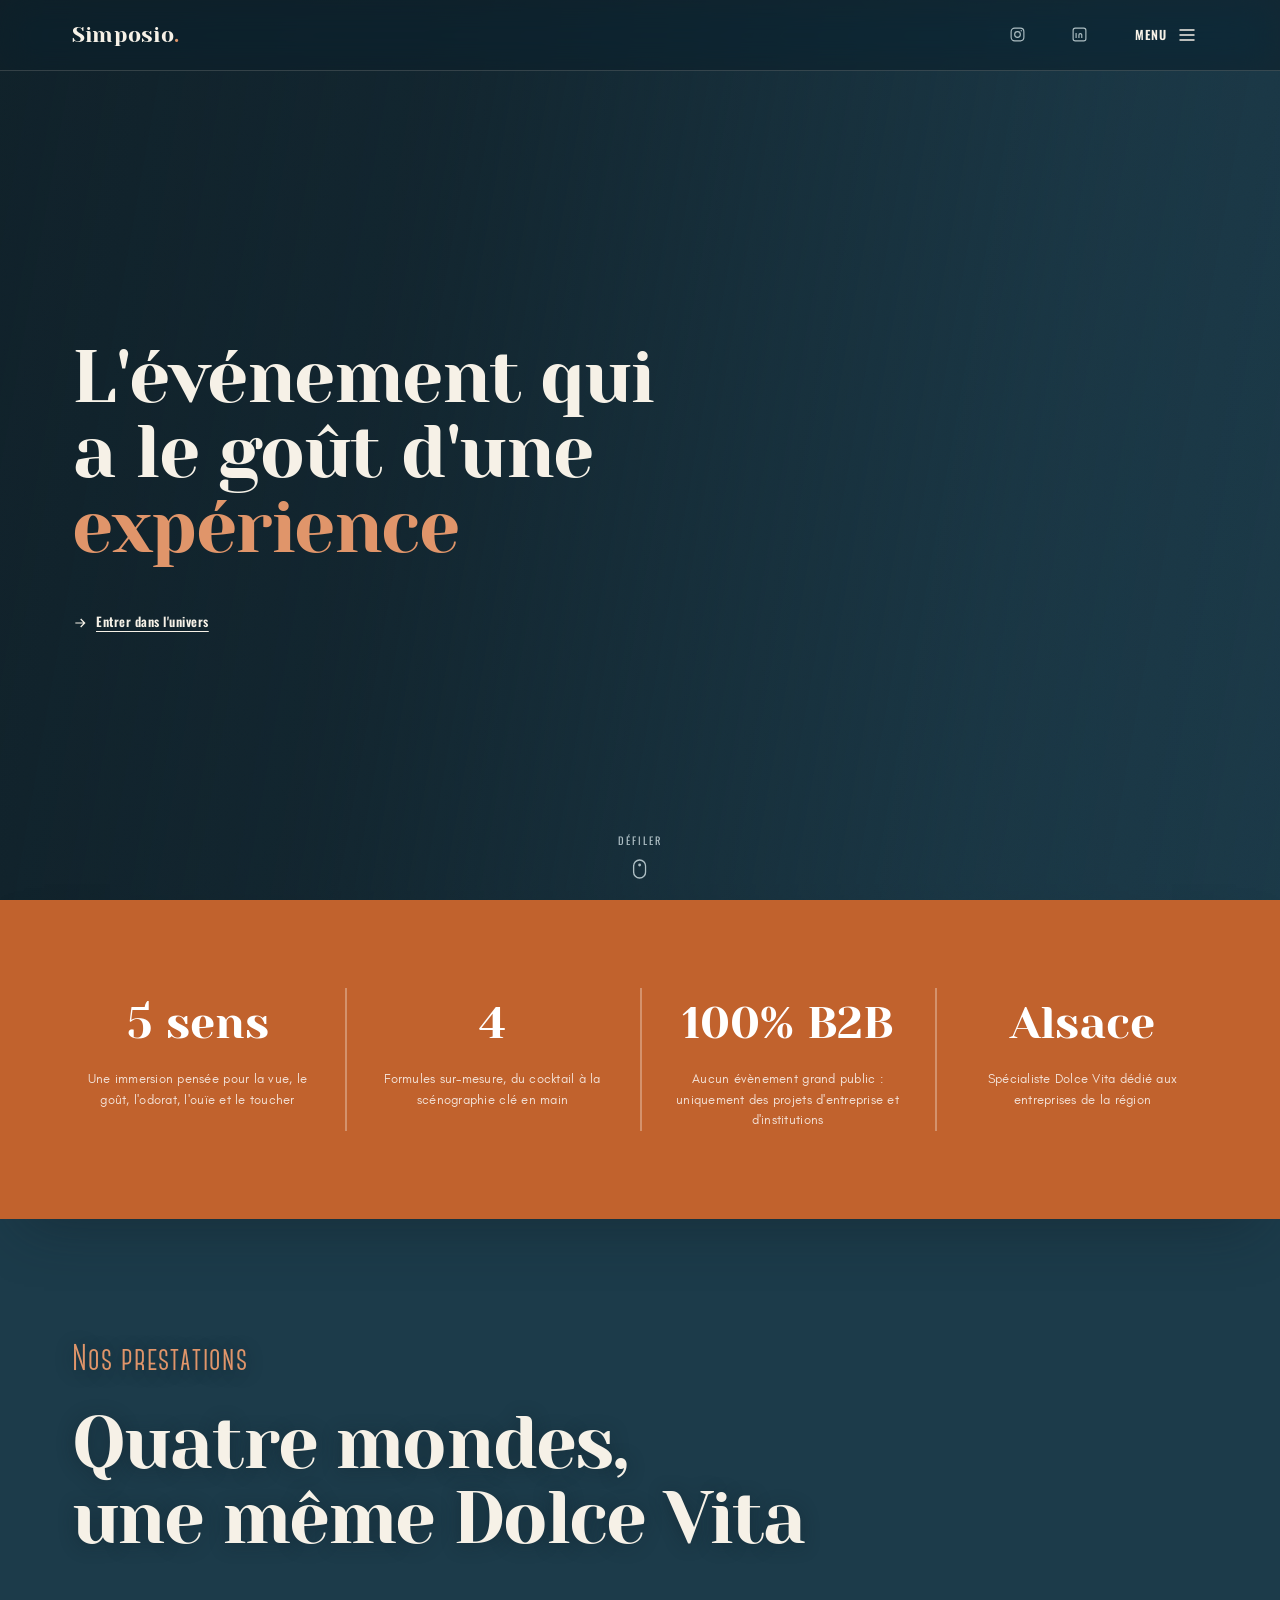
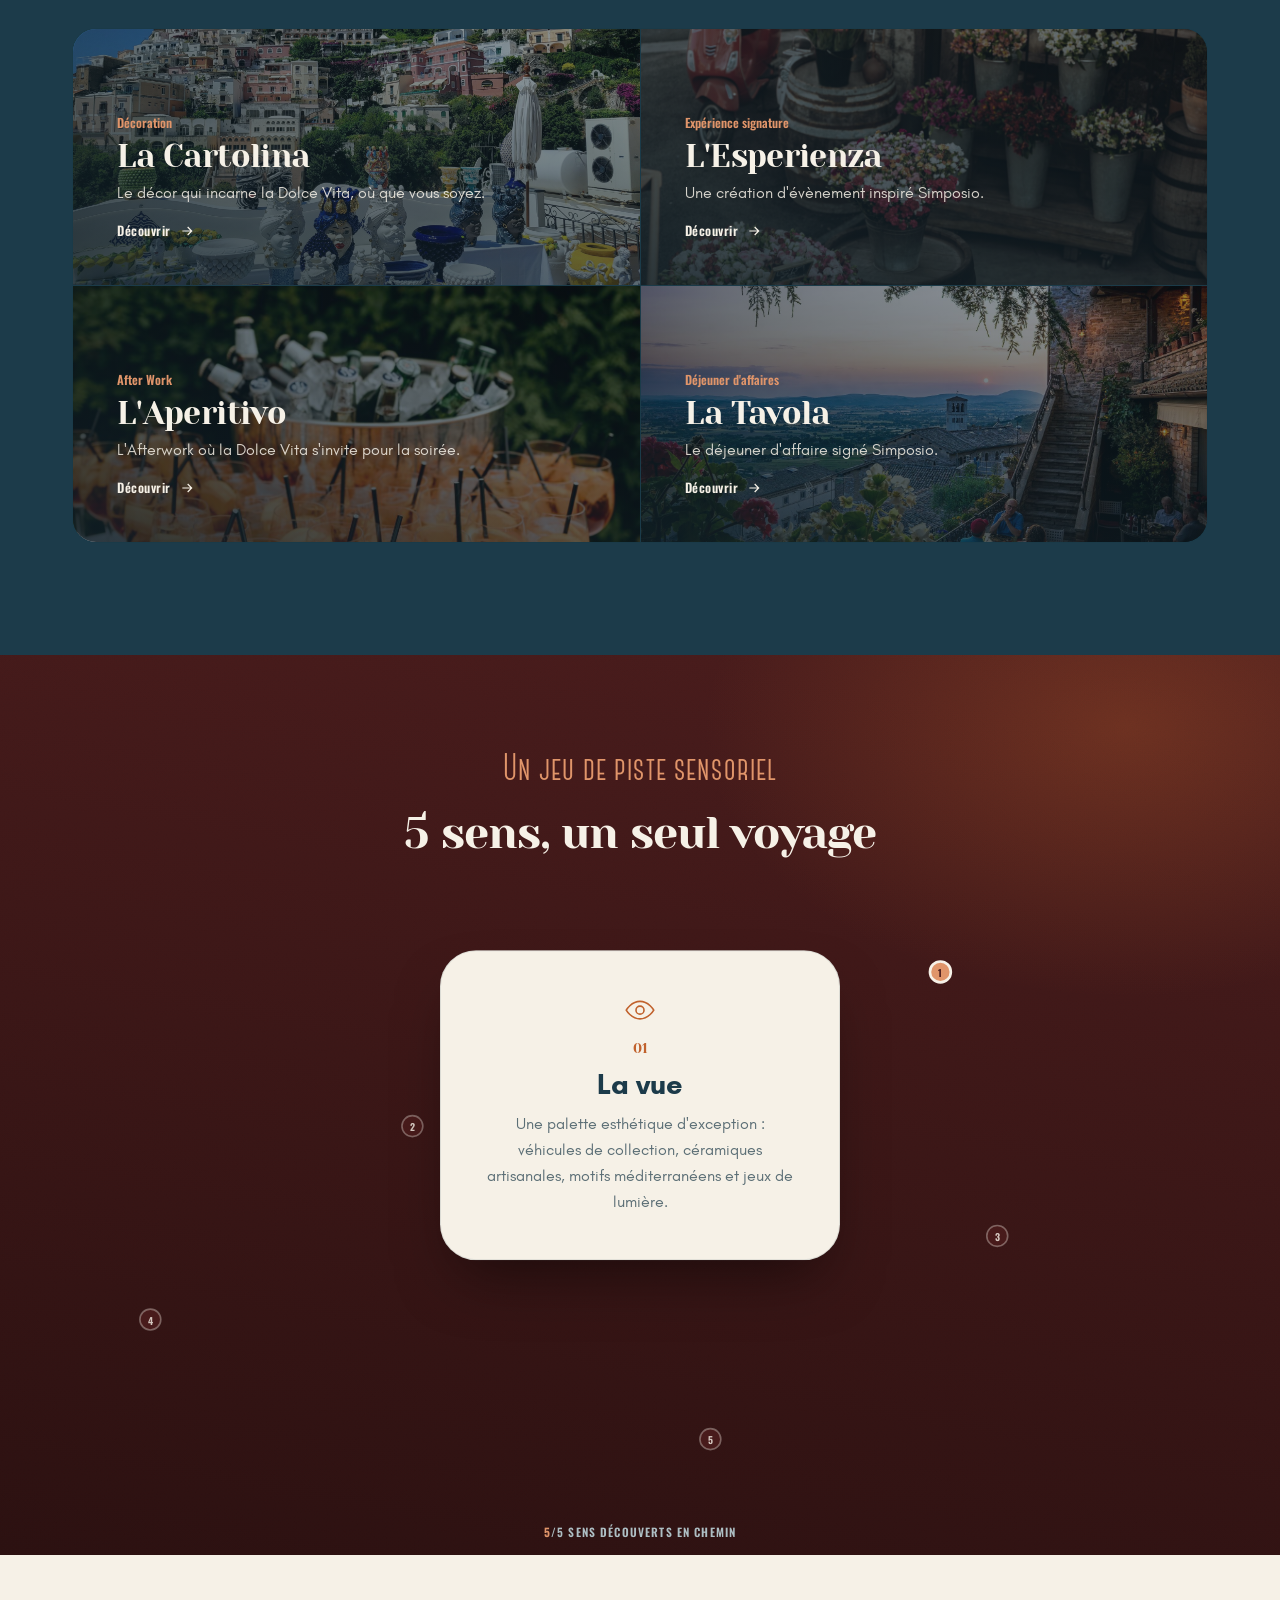
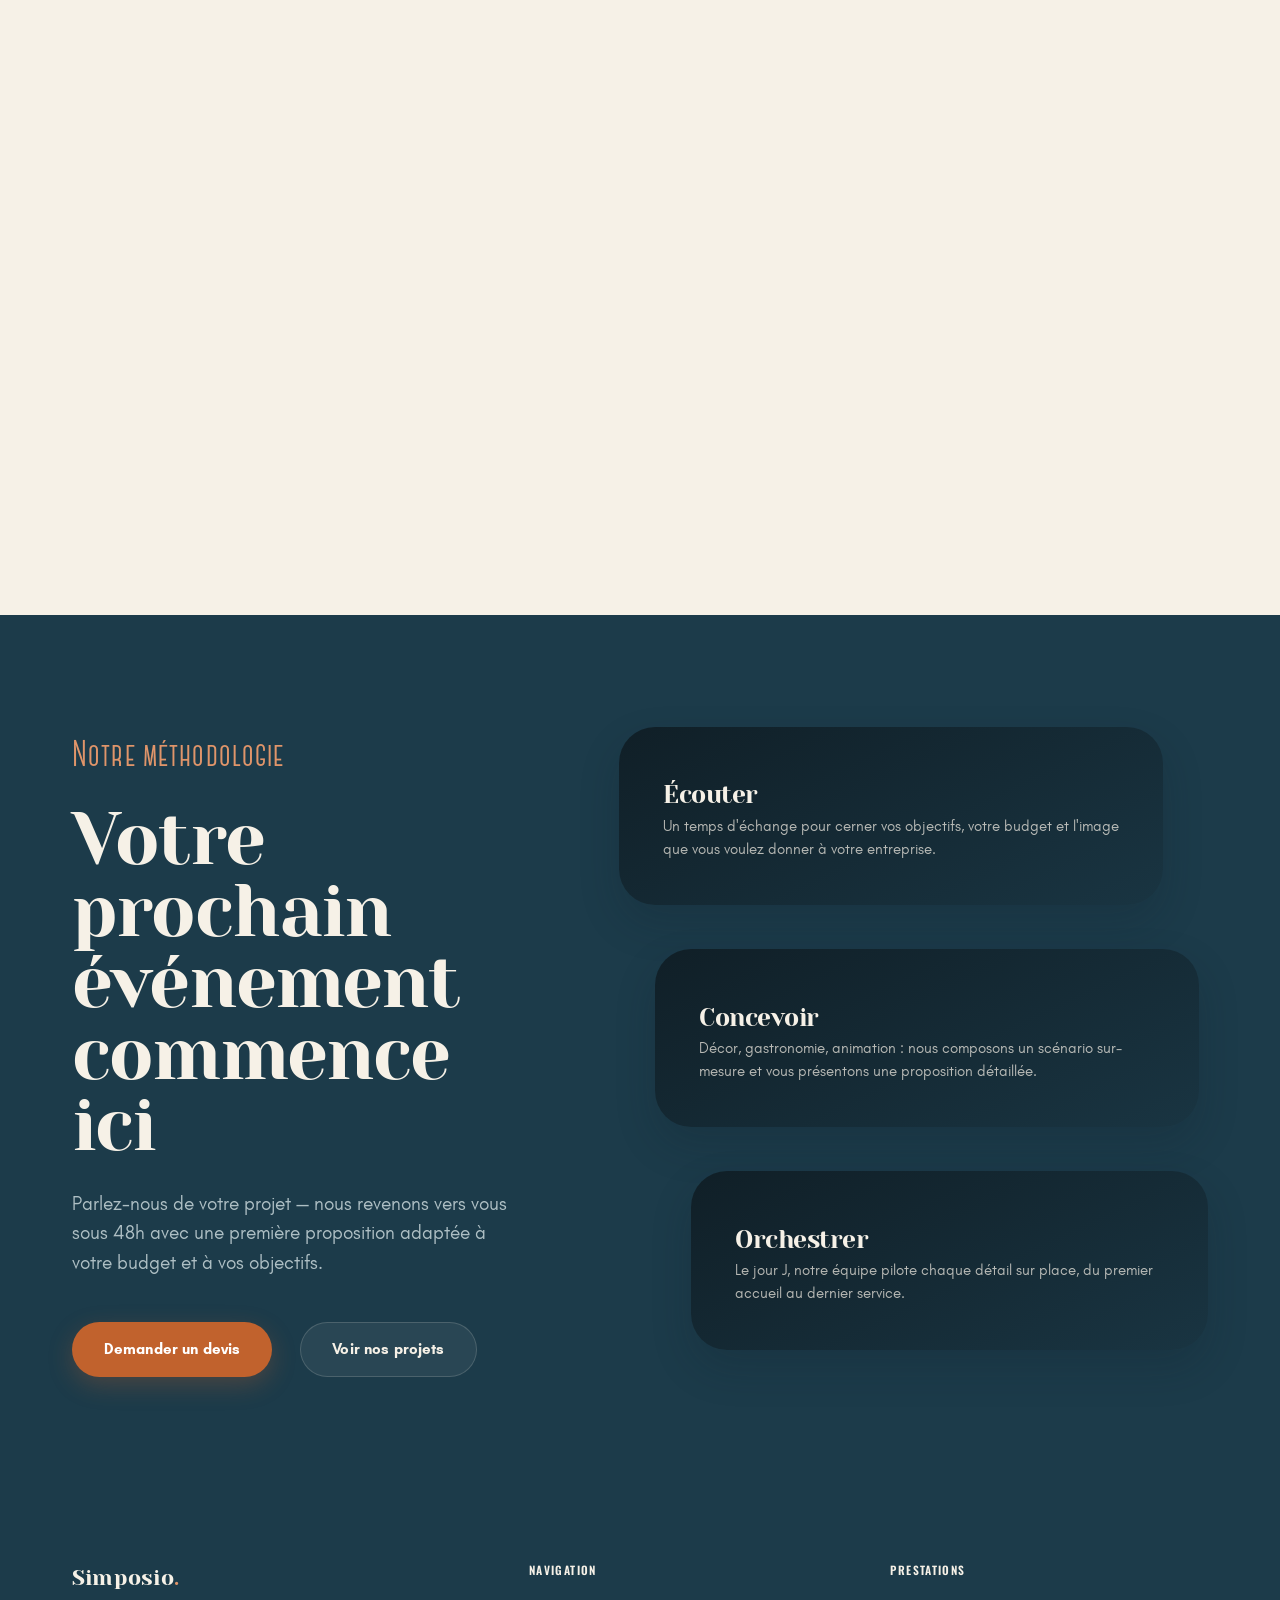
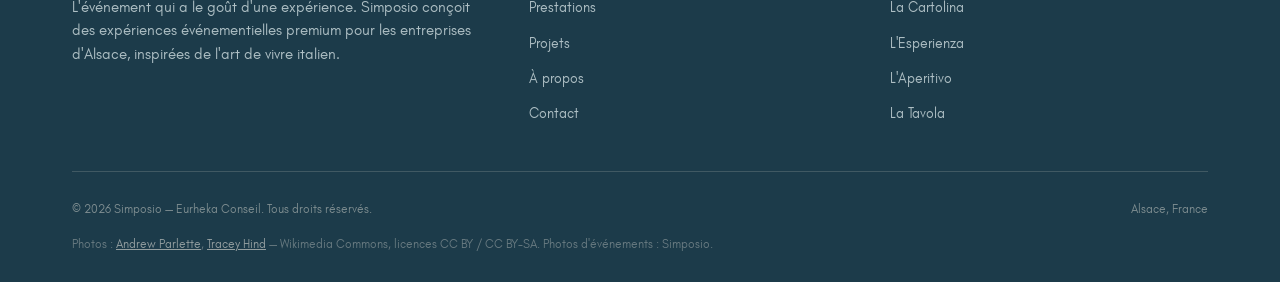
<file: index.html>
<!doctype html>
<html lang="fr">
<head>
<meta charset="UTF-8" />
<meta name="viewport" content="width=device-width, initial-scale=1" />
<title>Simposio — L'événement qui a le goût d'une expérience</title>
<meta name="description" content="Simposio conçoit des événements d'entreprise premium en Alsace inspirés de l'art de vivre italien : séminaires, soirées, lancements et déjeuners d'affaires clé en main." />

<link rel="stylesheet" href="assets/css/style.css" />

<link rel="icon" href="data:image/svg+xml,%3Csvg xmlns='http://www.w3.org/2000/svg' viewBox='0 0 32 32'%3E%3Crect width='32' height='32' rx='4' fill='%231c3b4a'/%3E%3Ctext x='16' y='22' font-family='Georgia,serif' font-size='18' fill='%23c1622d' text-anchor='middle'%3ES%3C/text%3E%3C/svg%3E" />
</head>
<body>

<a class="skip-link" href="#main">Aller au contenu</a>

<!-- ============================== HEADER ============================== -->
<header class="site-header" id="siteHeader">
  <div class="container">
    <a href="index.html" class="logo">Simposio<span>.</span></a>

    <div class="nav-actions">
      <!-- TODO: remplacer # par les vraies URLs Instagram / LinkedIn de Simposio -->
      <a href="#" class="nav-social" target="_blank" rel="noopener" aria-label="Instagram">
        <svg viewBox="0 0 24 24" fill="none" stroke="currentColor" stroke-width="1.6"><rect x="3" y="3" width="18" height="18" rx="5"/><circle cx="12" cy="12" r="4"/><circle cx="17.3" cy="6.7" r="1" fill="currentColor" stroke="none"/></svg>
      </a>
      <a href="#" class="nav-social" target="_blank" rel="noopener" aria-label="LinkedIn">
        <svg viewBox="0 0 24 24" fill="none" stroke="currentColor" stroke-width="1.6"><rect x="3" y="3" width="18" height="18" rx="3"/><path d="M7.2 10v7M7.2 7.2v.01M11.2 17v-4.2a2 2 0 014-.1V17M11.2 12.8V17"/></svg>
      </a>
      <button class="nav-toggle" id="navToggle" aria-expanded="false" aria-controls="mobileMenu" aria-label="Ouvrir le menu">
        <span class="nav-toggle-label">Menu</span>
        <svg viewBox="0 0 24 24" fill="none" stroke="currentColor" stroke-width="1.6"><path d="M3 6h18M3 12h18M3 18h18"/></svg>
      </button>
    </div>
  </div>
</header>

<div class="mobile-menu-scrim" id="mobileMenuScrim"></div>
<div class="mobile-menu" id="mobileMenu">
  <button class="mobile-menu-close" id="mobileMenuClose" aria-label="Fermer le menu">
    <svg viewBox="0 0 24 24" fill="none" stroke="currentColor" stroke-width="1.6"><path d="M6 6l12 12M18 6L6 18"/></svg>
  </button>
  <nav class="mobile-menu-links" aria-label="Navigation principale">
    <a href="index.html" class="is-current" aria-current="page"><span class="label">Accueil</span></a>
    <a href="prestations.html"><span class="label">Prestations</span></a>
    <a href="projets.html"><span class="label">Projets</span></a>
    <a href="engagements.html"><span class="label">À propos</span></a>
    <a href="contact.html"><span class="label">Contact</span></a>
  </nav>
  <div class="mobile-menu-footer">
    <div class="mobile-menu-info">
      <div class="mobile-menu-info-group">
        <span class="eyebrow">Contact</span>
        <a href="mailto:Estellelorusso@eurhekaconseil.com">Estellelorusso<span class="mailto-at">@</span>eurhekaconseil.com</a>
      </div>
      <div class="mobile-menu-info-group">
        <span class="eyebrow">Basée en</span>
        <span class="mobile-menu-location">Alsace, France</span>
      </div>
      <div class="mobile-menu-info-group">
        <span class="eyebrow">Réseaux sociaux</span>
        <!-- TODO: remplacer # par les vraies URLs Instagram / LinkedIn de Simposio -->
        <div class="mobile-menu-social">
          <a href="#" class="nav-social" target="_blank" rel="noopener" aria-label="Instagram">
            <svg viewBox="0 0 24 24" fill="none" stroke="currentColor" stroke-width="1.6"><rect x="3" y="3" width="18" height="18" rx="5"/><circle cx="12" cy="12" r="4"/><circle cx="17.3" cy="6.7" r="1" fill="currentColor" stroke="none"/></svg>
          </a>
          <a href="#" class="nav-social" target="_blank" rel="noopener" aria-label="LinkedIn">
            <svg viewBox="0 0 24 24" fill="none" stroke="currentColor" stroke-width="1.6"><rect x="3" y="3" width="18" height="18" rx="3"/><path d="M7.2 10v7M7.2 7.2v.01M11.2 17v-4.2a2 2 0 014-.1V17M11.2 12.8V17"/></svg>
          </a>
        </div>
      </div>
    </div>
  </div>
</div>

<main id="main">

  <!-- ============================== HERO ============================== -->
  <section class="hero" id="hero">
    <div class="hero-slideshow" aria-hidden="true">
      <img src="assets/img/evenement-fiat500-creme-mur-pierre.jpg" alt="" loading="eager" />
      <img src="assets/img/evenement-planche-charcuterie.jpg" alt="" loading="lazy" />
      <img src="assets/img/evenement-plateau-agrumes.jpg" alt="" loading="lazy" />
      <img src="assets/img/amalfi-coast-sunset.jpg" alt="" loading="lazy" />
    </div>
    <div class="hero-scrim" aria-hidden="true"></div>

    <div class="container">
      <div class="hero-content hero-content-minimal">
        <h1 data-reveal class="title-slide">L'événement qui<br>a le goût d'une<br><span class="accent">expérience</span></h1>
        <div class="hero-actions" data-reveal>
          <a href="#sensesJourney" class="link-arrow on-dark link-sweep">
            <svg viewBox="0 0 24 24" fill="none" stroke="currentColor" stroke-width="1.8"><path d="M5 12h14M13 6l6 6-6 6"/></svg>
            Entrer dans l'univers
          </a>
        </div>
      </div>
    </div>

    <div class="scroll-cue" aria-hidden="true">
      <span>Défiler</span>
      <svg viewBox="0 0 14 20" fill="none" stroke="currentColor" stroke-width="1.4"><rect x="1" y="1" width="12" height="18" rx="6"/><circle cx="7" cy="6" r="1.4" fill="currentColor" stroke="none"/></svg>
    </div>
  </section>

  <!-- ============================== CHIFFRES CLÉS (fond distinct du carrousel) ============================== -->
  <section class="stats-band">
    <div class="container">
      <dl class="stats-band-grid" data-reveal-group>
        <div>
          <dt>5 sens</dt>
          <dd>Une immersion pensée pour la vue, le goût, l'odorat, l'ouïe et le toucher</dd>
        </div>
        <div>
          <dt data-count="4">0</dt>
          <dd>Formules sur-mesure, du cocktail à la scénographie clé en main</dd>
        </div>
        <div class="is-b2b">
          <dt>100% B2B</dt>
          <dd>Aucun évènement grand public : uniquement des projets d'entreprise et d'institutions</dd>
        </div>
        <div>
          <dt>Alsace</dt>
          <dd>Spécialiste Dolce Vita dédié aux entreprises de la région</dd>
        </div>
      </dl>
    </div>
  </section>

  <!-- ============================== PRESTATIONS TEASER ============================== -->
  <section class="teaser">
    <div class="container">
      <div class="section-head" data-reveal>
        <span class="eyebrow bg-adaptive-eyebrow">Nos prestations</span>
        <h2 class="bg-adaptive-heading">Quatre mondes,<br>une même Dolce Vita</h2>
      </div>

      <div class="teaser-grid" data-reveal-group>
        <a class="teaser-card" href="prestations.html#world-cartolina">
          <img class="teaser-card-photo" src="assets/img/positano-ceramiche-decor.jpg" alt="" loading="lazy" />
          <span class="teaser-card-scrim" aria-hidden="true"></span>
          <span class="teaser-card-content">
            <span class="num">Décoration</span>
            <h3>La Cartolina</h3>
            <p>Le décor qui incarne la Dolce Vita, où que vous soyez.</p>
            <span class="link-arrow on-dark">Découvrir <svg viewBox="0 0 24 24" fill="none" stroke="currentColor" stroke-width="1.8"><path d="M5 12h14M13 6l6 6-6 6"/></svg></span>
          </span>
        </a>
        <a class="teaser-card" href="prestations.html#world-esperienza">
          <img class="teaser-card-photo" src="assets/img/vespa-fleuriste-rue.jpg" alt="" loading="lazy" />
          <span class="teaser-card-scrim" aria-hidden="true"></span>
          <span class="teaser-card-content">
            <span class="num">Expérience signature</span>
            <h3>L'Esperienza</h3>
            <p>Une création d'évènement inspiré Simposio.</p>
            <span class="link-arrow on-dark">Découvrir <svg viewBox="0 0 24 24" fill="none" stroke="currentColor" stroke-width="1.8"><path d="M5 12h14M13 6l6 6-6 6"/></svg></span>
          </span>
        </a>
        <a class="teaser-card" href="prestations.html#world-aperitivo">
          <img class="teaser-card-photo" src="assets/img/evenement-rangee-spritz.jpg" alt="" loading="lazy" />
          <span class="teaser-card-scrim" aria-hidden="true"></span>
          <span class="teaser-card-content">
            <span class="num">After Work</span>
            <h3>L'Aperitivo</h3>
            <p>L'Afterwork où la Dolce Vita s'invite pour la soirée.</p>
            <span class="link-arrow on-dark">Découvrir <svg viewBox="0 0 24 24" fill="none" stroke="currentColor" stroke-width="1.8"><path d="M5 12h14M13 6l6 6-6 6"/></svg></span>
          </span>
        </a>
        <a class="teaser-card" href="prestations.html#world-tavola">
          <img class="teaser-card-photo" src="assets/img/terrace-dinner-assisi.jpg" alt="" loading="lazy" />
          <span class="teaser-card-scrim" aria-hidden="true"></span>
          <span class="teaser-card-content">
            <span class="num">Déjeuner d'affaires</span>
            <h3>La Tavola</h3>
            <p>Le déjeuner d'affaire signé Simposio.</p>
            <span class="link-arrow on-dark">Découvrir <svg viewBox="0 0 24 24" fill="none" stroke="currentColor" stroke-width="1.8"><path d="M5 12h14M13 6l6 6-6 6"/></svg></span>
          </span>
        </a>
      </div>
    </div>
  </section>

  <!-- ============================== 5 SENS : chemin au scroll ============================== -->
  <section class="senses-journey" id="sensesJourney">
    <div class="senses-journey-sticky">
      <div class="senses-journey-head" data-reveal>
        <span class="eyebrow on-dark">Un jeu de piste sensoriel</span>
        <h2>5&nbsp;sens, un seul voyage</h2>
      </div>

      <div class="senses-journey-frame">
        <svg class="senses-journey-svg" viewBox="0 0 1900 850" preserveAspectRatio="xMidYMid meet" aria-hidden="true">
          <path class="senses-journey-path-bg" d="M1410,79 C1454,102 1807,178 1672,217 C1537,256 631,271 602,315 C573,359 1564,434 1497,483 C1430,532 234,567 201,611 C168,656 1155,720 1298,750 C1441,781 1098,787 1058,794" />
          <path class="senses-journey-path" id="sensesJourneyPath" d="M1410,79 C1454,102 1807,178 1672,217 C1537,256 631,271 602,315 C573,359 1564,434 1497,483 C1430,532 234,567 201,611 C168,656 1155,720 1298,750 C1441,781 1098,787 1058,794" />
          <g class="senses-journey-dot-group" data-index="0"><circle class="senses-journey-dot" cx="1410" cy="79" r="16"/><text class="senses-journey-dot-num" x="1410" y="80">1</text></g>
          <g class="senses-journey-dot-group" data-index="1"><circle class="senses-journey-dot" cx="602" cy="315" r="16"/><text class="senses-journey-dot-num" x="602" y="316">2</text></g>
          <g class="senses-journey-dot-group" data-index="2"><circle class="senses-journey-dot" cx="1497" cy="483" r="16"/><text class="senses-journey-dot-num" x="1497" y="484">3</text></g>
          <g class="senses-journey-dot-group" data-index="3"><circle class="senses-journey-dot" cx="201" cy="611" r="16"/><text class="senses-journey-dot-num" x="201" y="612">4</text></g>
          <g class="senses-journey-dot-group" data-index="4"><circle class="senses-journey-dot" cx="1058" cy="794" r="16"/><text class="senses-journey-dot-num" x="1058" y="795">5</text></g>
        </svg>
      </div>

      <div class="senses-journey-card" id="sensesJourneyCard" aria-live="polite">
        <svg class="senses-journey-card-icon" id="sensesJourneyCardIcon" viewBox="0 0 24 24" fill="none" stroke="currentColor" stroke-width="1.3" aria-hidden="true"></svg>
        <span class="num" id="sensesJourneyCardNum">01</span>
        <h3 id="sensesJourneyCardTitle">La vue</h3>
        <p id="sensesJourneyCardDesc"></p>
      </div>

      <p class="senses-journey-progress"><strong id="sensesJourneyCount">0</strong>/5 sens découverts en chemin</p>
    </div>
  </section>

  <!-- ============================== COMPOSONS ENSEMBLE + NOTRE MÉTHODOLOGIE ============================== -->
  <section class="method-cta">
    <div class="container">
      <div class="method-cta-grid">
        <div class="method-cta-intro" data-reveal>
          <span class="eyebrow bg-adaptive-eyebrow">Notre méthodologie</span>
          <h2 class="bg-adaptive-heading">Votre prochain événement commence ici</h2>
          <p class="lede bg-adaptive-lede">
            Parlez-nous de votre projet — nous revenons vers vous sous 48h avec une première proposition
            adaptée à votre budget et à vos objectifs.
          </p>
          <div class="hero-actions">
            <a href="contact.html" class="btn btn-primary">Demander un devis</a>
            <a href="projets.html" class="btn btn-outline-dark bg-adaptive-btn-outline">Voir nos projets</a>
          </div>
        </div>

        <div class="method-steps">
          <ol class="method-steps-list" data-reveal-group>
            <li class="method-step method-step-1">
              <div class="method-step-panel">
                <h3>Écouter</h3>
                <p>Un temps d'échange pour cerner vos objectifs, votre budget et l'image que vous voulez donner à votre entreprise.</p>
              </div>
            </li>
            <li class="method-step method-step-2">
              <div class="method-step-panel">
                <h3>Concevoir</h3>
                <p>Décor, gastronomie, animation : nous composons un scénario sur-mesure et vous présentons une proposition détaillée.</p>
              </div>
            </li>
            <li class="method-step method-step-3">
              <div class="method-step-panel">
                <h3>Orchestrer</h3>
                <p>Le jour J, notre équipe pilote chaque détail sur place, du premier accueil au dernier service.</p>
              </div>
            </li>
          </ol>
        </div>
      </div>
    </div>
  </section>

</main>

<!-- ============================== FOOTER ============================== -->
<footer class="site-footer">
  <div class="container">
    <div class="footer-grid">
      <div class="footer-brand">
        <a href="index.html" class="logo">Simposio<span>.</span></a>
        <p>L'événement qui a le goût d'une expérience. Simposio conçoit des expériences événementielles premium
          pour les entreprises d'Alsace, inspirées de l'art de vivre italien.</p>
      </div>
      <div class="footer-col">
        <h4>Navigation</h4>
        <ul>
          <li><a href="prestations.html">Prestations</a></li>
          <li><a href="projets.html">Projets</a></li>
          <li><a href="engagements.html">À propos</a></li>
          <li><a href="contact.html">Contact</a></li>
        </ul>
      </div>
      <div class="footer-col">
        <h4>Prestations</h4>
        <ul>
          <li><a href="prestations.html#world-cartolina">La Cartolina</a></li>
          <li><a href="prestations.html#world-esperienza">L'Esperienza</a></li>
          <li><a href="prestations.html#world-aperitivo">L'Aperitivo</a></li>
          <li><a href="prestations.html#world-tavola">La Tavola</a></li>
        </ul>
      </div>
    </div>
    <div class="footer-bottom">
      <span>&copy; <span id="year"></span> Simposio — Eurheka Conseil. Tous droits réservés.</span>
      <span>Alsace, France</span>
    </div>
    <p class="photo-credits">
      Photos : <a href="https://commons.wikimedia.org/wiki/File:Terrace_Dinner_in_Assisi.jpg" target="_blank" rel="noopener">Andrew Parlette</a>,
      <a href="https://commons.wikimedia.org/wiki/File:Sunset_looking_South_down_the_Amalfi_Coast_toward_Salerno_(52786584725).jpg" target="_blank" rel="noopener">Tracey Hind</a>
      — Wikimedia Commons, licences CC BY / CC BY-SA. Photos d'événements : Simposio.
    </p>
  </div>
</footer>

<script src="assets/js/main.js"></script>
</body>
</html>
</content>
</file>
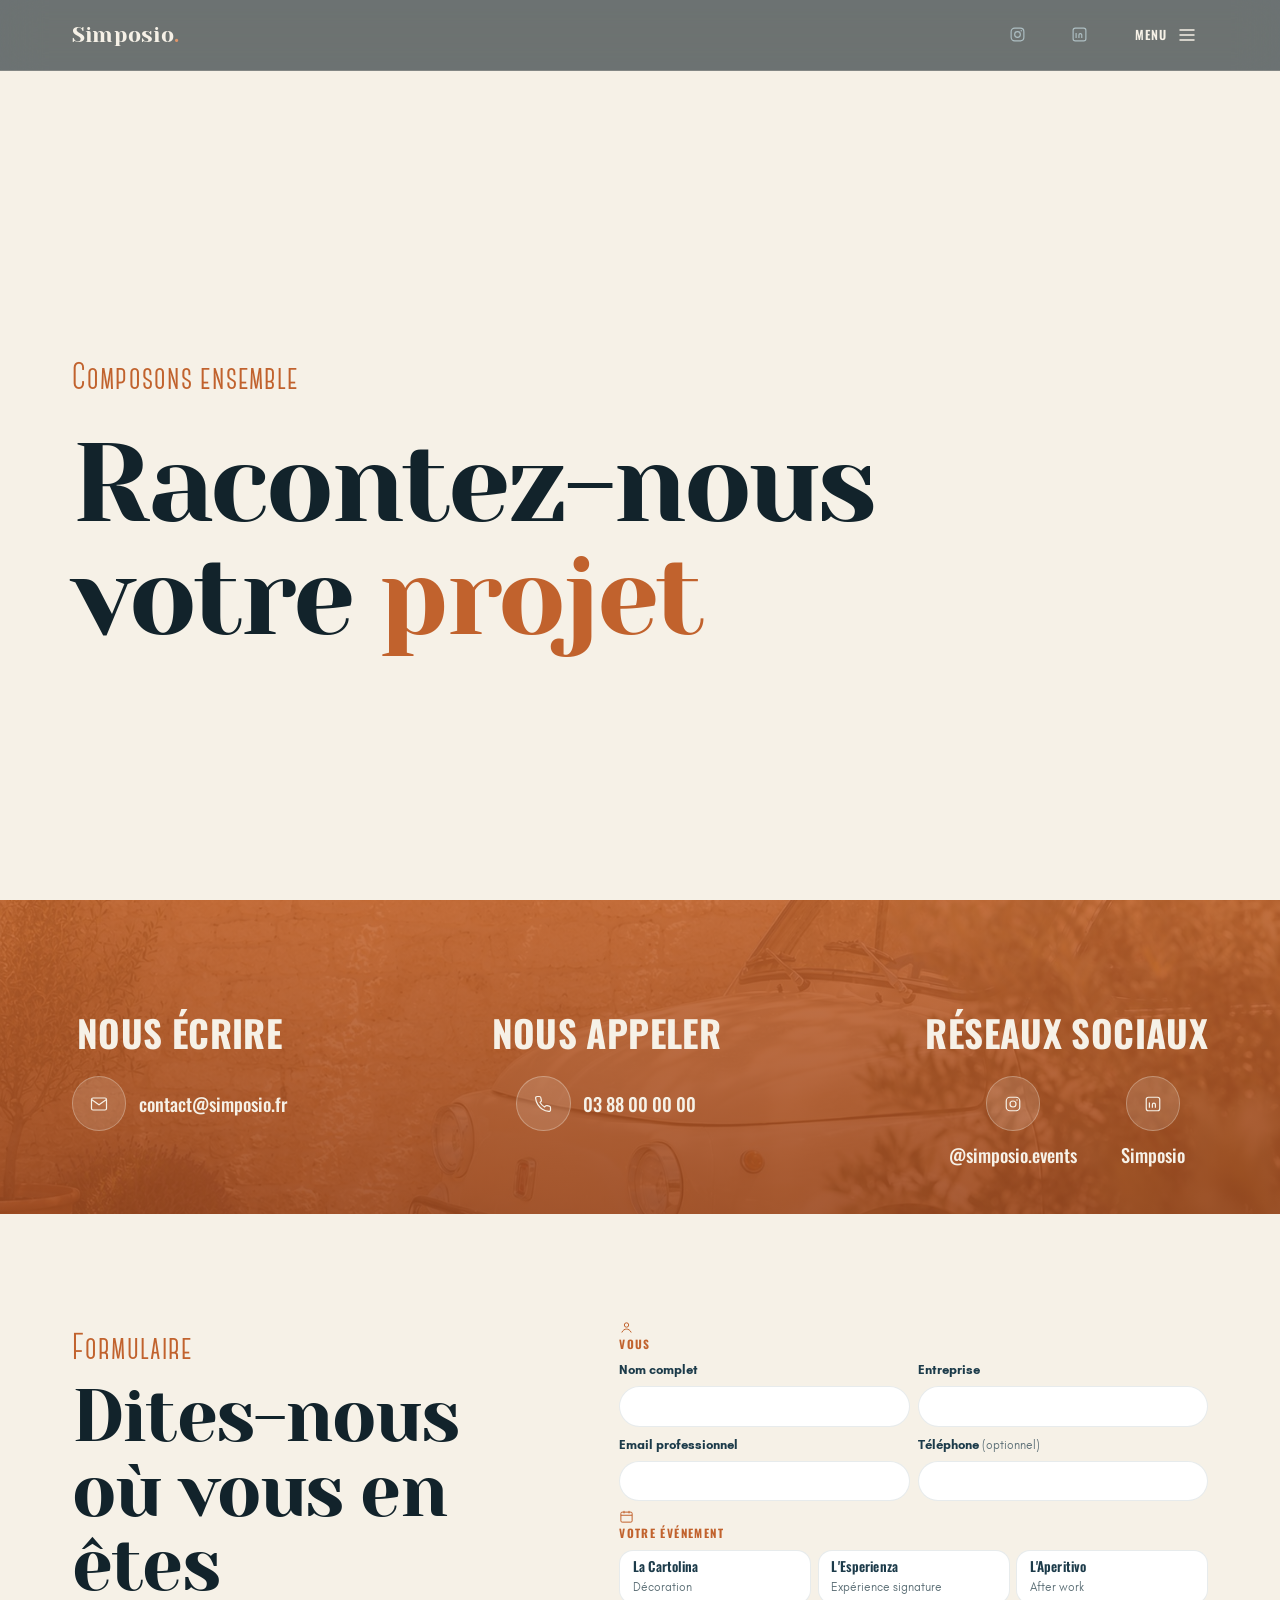
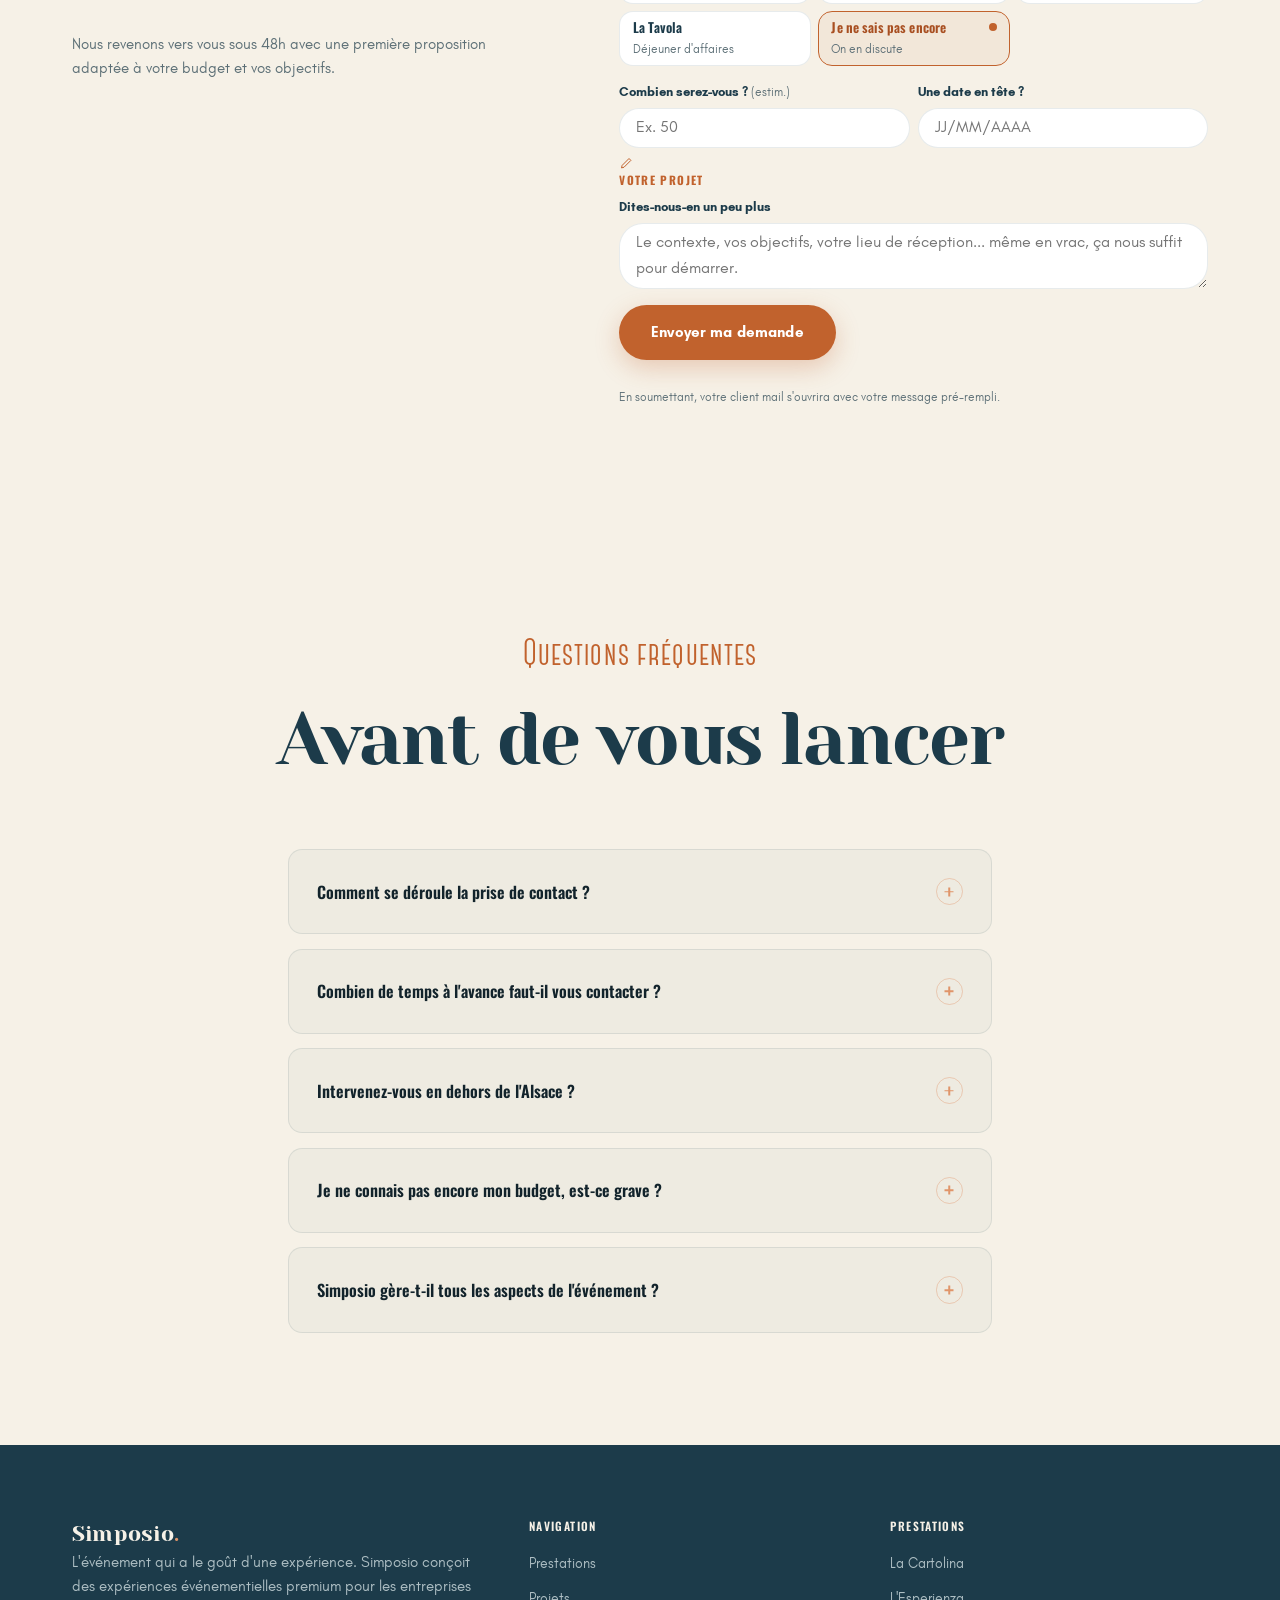
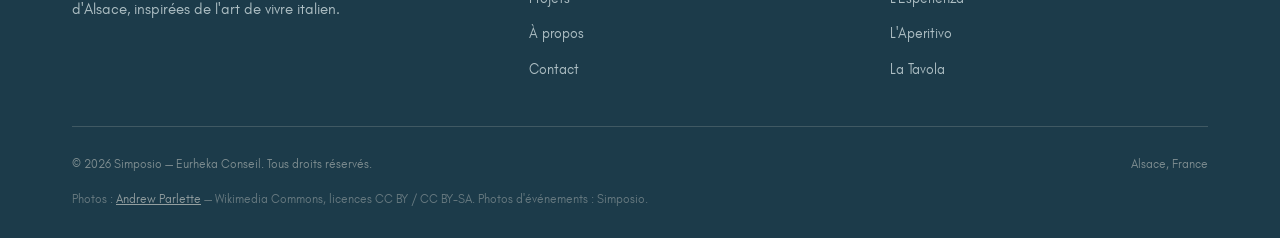
<file: contact.html>
<!doctype html>
<html lang="fr">
<head>
<meta charset="UTF-8" />
<meta name="viewport" content="width=device-width, initial-scale=1" />
<title>Contact — Simposio</title>
<meta name="description" content="Parlez-nous de votre projet événementiel. Simposio vous répond sous 48h avec une première proposition adaptée à votre budget et vos objectifs." />

<link rel="stylesheet" href="assets/css/style.css" />

<link rel="icon" href="data:image/svg+xml,%3Csvg xmlns='http://www.w3.org/2000/svg' viewBox='0 0 32 32'%3E%3Crect width='32' height='32' rx='4' fill='%231c3b4a'/%3E%3Ctext x='16' y='22' font-family='Georgia,serif' font-size='18' fill='%23c1622d' text-anchor='middle'%3ES%3C/text%3E%3C/svg%3E" />
</head>
<body>

<a class="skip-link" href="#main">Aller au contenu</a>

<!-- ============================== HEADER ============================== -->
<header class="site-header" id="siteHeader">
  <div class="container">
    <a href="index.html" class="logo">Simposio<span>.</span></a>

    <div class="nav-actions">
      <!-- TODO: remplacer # par les vraies URLs Instagram / LinkedIn de Simposio -->
      <a href="#" class="nav-social" target="_blank" rel="noopener" aria-label="Instagram">
        <svg viewBox="0 0 24 24" fill="none" stroke="currentColor" stroke-width="1.6"><rect x="3" y="3" width="18" height="18" rx="5"/><circle cx="12" cy="12" r="4"/><circle cx="17.3" cy="6.7" r="1" fill="currentColor" stroke="none"/></svg>
      </a>
      <a href="#" class="nav-social" target="_blank" rel="noopener" aria-label="LinkedIn">
        <svg viewBox="0 0 24 24" fill="none" stroke="currentColor" stroke-width="1.6"><rect x="3" y="3" width="18" height="18" rx="3"/><path d="M7.2 10v7M7.2 7.2v.01M11.2 17v-4.2a2 2 0 014-.1V17M11.2 12.8V17"/></svg>
      </a>
      <button class="nav-toggle" id="navToggle" aria-expanded="false" aria-controls="mobileMenu" aria-label="Ouvrir le menu">
        <span class="nav-toggle-label">Menu</span>
        <svg viewBox="0 0 24 24" fill="none" stroke="currentColor" stroke-width="1.6"><path d="M3 6h18M3 12h18M3 18h18"/></svg>
      </button>
    </div>
  </div>
</header>

<div class="mobile-menu-scrim" id="mobileMenuScrim"></div>
<div class="mobile-menu" id="mobileMenu">
  <button class="mobile-menu-close" id="mobileMenuClose" aria-label="Fermer le menu">
    <svg viewBox="0 0 24 24" fill="none" stroke="currentColor" stroke-width="1.6"><path d="M6 6l12 12M18 6L6 18"/></svg>
  </button>
  <nav class="mobile-menu-links" aria-label="Navigation principale">
    <a href="index.html"><span class="label">Accueil</span></a>
    <a href="prestations.html"><span class="label">Prestations</span></a>
    <a href="projets.html"><span class="label">Projets</span></a>
    <a href="engagements.html"><span class="label">À propos</span></a>
    <a href="contact.html" class="is-current" aria-current="page"><span class="label">Contact</span></a>
  </nav>
  <div class="mobile-menu-footer">
    <div class="mobile-menu-info">
      <div class="mobile-menu-info-group">
        <span class="eyebrow">Contact</span>
        <a href="mailto:Estellelorusso@eurhekaconseil.com">Estellelorusso<span class="mailto-at">@</span>eurhekaconseil.com</a>
      </div>
      <div class="mobile-menu-info-group">
        <span class="eyebrow">Basée en</span>
        <span class="mobile-menu-location">Alsace, France</span>
      </div>
      <div class="mobile-menu-info-group">
        <span class="eyebrow">Réseaux sociaux</span>
        <!-- TODO: remplacer # par les vraies URLs Instagram / LinkedIn de Simposio -->
        <div class="mobile-menu-social">
          <a href="#" class="nav-social" target="_blank" rel="noopener" aria-label="Instagram">
            <svg viewBox="0 0 24 24" fill="none" stroke="currentColor" stroke-width="1.6"><rect x="3" y="3" width="18" height="18" rx="5"/><circle cx="12" cy="12" r="4"/><circle cx="17.3" cy="6.7" r="1" fill="currentColor" stroke="none"/></svg>
          </a>
          <a href="#" class="nav-social" target="_blank" rel="noopener" aria-label="LinkedIn">
            <svg viewBox="0 0 24 24" fill="none" stroke="currentColor" stroke-width="1.6"><rect x="3" y="3" width="18" height="18" rx="3"/><path d="M7.2 10v7M7.2 7.2v.01M11.2 17v-4.2a2 2 0 014-.1V17M11.2 12.8V17"/></svg>
          </a>
        </div>
      </div>
    </div>
  </div>
</div>

<main id="main">

  <div class="page-header page-header-full">
    <div class="container">
      <span class="eyebrow" data-reveal>Composons ensemble</span>
      <h1 data-reveal class="title-slide title-2-lines-wide">Racontez-nous<br>votre <span class="accent">projet</span></h1>
    </div>
  </div>

  <!-- ============================== BANDEAU CONTACT ============================== -->
  <section class="contact-band" data-reveal>
    <img class="contact-band-photo" src="assets/img/evenement-fiat500-creme-mur-pierre.jpg" alt="" aria-hidden="true" loading="lazy" />
    <div class="contact-band-scrim" aria-hidden="true"></div>
    <div class="container contact-band-inner">
      <!-- TODO: Estelle — coordonnées provisoires/fictives pour l'aperçu visuel, à remplacer par les vraies (email officiel, téléphone, comptes réseaux sociaux) -->
      <div class="contact-band-methods" data-reveal-group>
        <a class="contact-band-method" href="mailto:contact@simposio.fr">
          <span class="contact-band-method-label">Nous écrire</span>
          <span class="contact-band-method-row">
            <span class="contact-band-icon">
              <svg viewBox="0 0 24 24" fill="none" stroke="currentColor" stroke-width="1.6"><rect x="2" y="4" width="20" height="16" rx="2"/><path d="M2 6l10 7 10-7"/></svg>
            </span>
            <span class="contact-band-method-value">contact@simposio.fr</span>
          </span>
        </a>

        <a class="contact-band-method" href="tel:+33388000000">
          <span class="contact-band-method-label">Nous appeler</span>
          <span class="contact-band-method-row">
            <span class="contact-band-icon">
              <svg viewBox="0 0 24 24" fill="none" stroke="currentColor" stroke-width="1.6"><path d="M22 16.92v3a2 2 0 01-2.18 2 19.79 19.79 0 01-8.63-3.07 19.5 19.5 0 01-6-6 19.79 19.79 0 01-3.07-8.67A2 2 0 014.11 2h3a2 2 0 012 1.72c.13.96.36 1.9.7 2.81a2 2 0 01-.45 2.11L8.09 9.91a16 16 0 006 6l1.27-1.27a2 2 0 012.11-.45c.91.34 1.85.57 2.81.7A2 2 0 0122 16.92z"/></svg>
            </span>
            <span class="contact-band-method-value">03 88 00 00 00</span>
          </span>
        </a>

        <div class="contact-band-method contact-band-method-social">
          <span class="contact-band-method-label">Réseaux sociaux</span>
          <span class="contact-band-social-icons">
            <!-- TODO: remplacer # par les vraies URLs Instagram / LinkedIn de Simposio -->
            <a href="#" target="_blank" rel="noopener" aria-label="Instagram">
              <span class="contact-band-icon">
                <svg viewBox="0 0 24 24" fill="none" stroke="currentColor" stroke-width="1.6"><rect x="3" y="3" width="18" height="18" rx="5"/><circle cx="12" cy="12" r="4"/><circle cx="17.3" cy="6.7" r="1" fill="currentColor" stroke="none"/></svg>
              </span>
              <span class="contact-band-method-value">@simposio.events</span>
            </a>
            <a href="#" target="_blank" rel="noopener" aria-label="LinkedIn">
              <span class="contact-band-icon">
                <svg viewBox="0 0 24 24" fill="none" stroke="currentColor" stroke-width="1.6"><rect x="3" y="3" width="18" height="18" rx="3"/><path d="M7.2 10v7M7.2 7.2v.01M11.2 17v-4.2a2 2 0 014-.1V17M11.2 12.8V17"/></svg>
              </span>
              <span class="contact-band-method-value">Simposio</span>
            </a>
          </span>
        </div>
      </div>
    </div>
  </section>

  <!-- ============================== FORMULAIRE DE DEVIS ============================== -->
  <section class="contact-devis" id="devis">
    <div class="container contact-devis-inner">

      <div class="contact-devis-text" data-reveal>
        <span class="eyebrow">Formulaire</span>
        <h2>Dites-nous<br>où vous en êtes</h2>
        <p class="contact-devis-infos">
          Nous revenons vers vous sous 48h avec une première proposition adaptée à votre budget et vos objectifs.
        </p>
      </div>

      <div class="contact-devis-form" data-reveal>
      <div class="form-card form-card-premium">
        <form id="leadForm" novalidate>

            <div class="form-group">
              <span class="form-group-label">
                <svg viewBox="0 0 24 24" fill="none" stroke="currentColor" stroke-width="1.6"><circle cx="12" cy="8" r="3.5"/><path d="M4.5 20c1.5-4 5-5.5 7.5-5.5s6 1.5 7.5 5.5"/></svg>
                Vous
              </span>
              <div class="form-row cols-4">
                <div class="field">
                  <label for="fullName">Nom complet</label>
                  <input type="text" id="fullName" name="fullName" autocomplete="name" required />
                  <p class="field-error">Merci d'indiquer votre nom.</p>
                </div>
                <div class="field">
                  <label for="company">Entreprise</label>
                  <input type="text" id="company" name="company" autocomplete="organization" required />
                  <p class="field-error">Merci d'indiquer votre entreprise.</p>
                </div>
                <div class="field">
                  <label for="email">Email professionnel</label>
                  <input type="email" id="email" name="email" autocomplete="email" required />
                  <p class="field-error">Merci d'indiquer un email valide.</p>
                </div>
                <div class="field">
                  <label for="phone">Téléphone <span class="optional">(optionnel)</span></label>
                  <input type="tel" id="phone" name="phone" autocomplete="tel" />
                </div>
              </div>
            </div>

            <div class="form-group">
              <span class="form-group-label">
                <svg viewBox="0 0 24 24" fill="none" stroke="currentColor" stroke-width="1.6"><rect x="3" y="5" width="18" height="16" rx="2"/><path d="M3 10h18M8 3v4M16 3v4"/></svg>
                Votre événement
              </span>
              <div class="service-picker" role="radiogroup" aria-label="Type de prestation">
                <label class="service-option">
                  <input type="radio" name="serviceType" value="La Cartolina — Décoration" />
                  <span class="service-option-name">La Cartolina</span>
                  <span class="service-option-tag">Décoration</span>
                </label>
                <label class="service-option">
                  <input type="radio" name="serviceType" value="L'Esperienza — Expérience signature" />
                  <span class="service-option-name">L'Esperienza</span>
                  <span class="service-option-tag">Expérience signature</span>
                </label>
                <label class="service-option">
                  <input type="radio" name="serviceType" value="L'Aperitivo — After Work" />
                  <span class="service-option-name">L'Aperitivo</span>
                  <span class="service-option-tag">After work</span>
                </label>
                <label class="service-option">
                  <input type="radio" name="serviceType" value="La Tavola — Déjeuner d'affaires" />
                  <span class="service-option-name">La Tavola</span>
                  <span class="service-option-tag">Déjeuner d'affaires</span>
                </label>
                <label class="service-option">
                  <input type="radio" name="serviceType" value="Je ne sais pas encore" checked />
                  <span class="service-option-name">Je ne sais pas encore</span>
                  <span class="service-option-tag">On en discute</span>
                </label>
              </div>

              <div class="form-row cols-2" style="margin-top: var(--space-2);">
                <div class="field">
                  <label for="guests">Combien serez-vous&nbsp;? <span class="optional">(estim.)</span></label>
                  <input type="number" id="guests" name="guests" min="1" placeholder="Ex. 50" />
                </div>
                <div class="field">
                  <label for="eventDate">Une date en tête&nbsp;?</label>
                  <input type="text" id="eventDate" name="eventDate" placeholder="JJ/MM/AAAA" />
                </div>
              </div>
            </div>

            <div class="form-group">
              <span class="form-group-label">
                <svg viewBox="0 0 24 24" fill="none" stroke="currentColor" stroke-width="1.6"><path d="M4 19l1-4L16 4l3 3L8 18l-4 1z"/></svg>
                Votre projet
              </span>
              <div class="form-row">
                <div class="field">
                  <label for="message">Dites-nous-en un peu plus</label>
                  <textarea id="message" name="message" required placeholder="Le contexte, vos objectifs, votre lieu de réception... même en vrac, ça nous suffit pour démarrer."></textarea>
                  <p class="field-error">Merci de nous en dire un peu plus sur votre projet.</p>
                </div>
              </div>
            </div>

            <div class="form-footer">
              <button type="submit" class="btn btn-primary">Envoyer ma demande</button>
              <span class="form-note">En soumettant, votre client mail s'ouvrira avec votre message pré-rempli.</span>
            </div>

            <div class="form-success" id="formSuccess" role="status">
              <svg viewBox="0 0 24 24" fill="none" stroke="currentColor" stroke-width="1.8"><path d="M20 6L9 17l-5-5"/></svg>
              <p>Merci&nbsp;! Votre logiciel de messagerie va s'ouvrir avec votre demande pré-remplie à destination de Simposio. Il ne vous reste qu'à l'envoyer.</p>
            </div>
          </form>
        </div>

      </div>
    </div>
  </section>

  <!-- ============================== FAQ ============================== -->
  <section class="contact-faq" id="faq">
    <div class="container">
      <div class="section-head center" data-reveal>
        <span class="eyebrow on-dark bg-adaptive-eyebrow">Questions fréquentes</span>
        <h2 class="bg-adaptive-heading">Avant de vous lancer</h2>
      </div>

      <div class="faq-list" data-reveal-group>
        <details class="faq-item">
          <summary>
            <span>Comment se déroule la prise de contact&nbsp;?</span>
            <span class="faq-item-icon" aria-hidden="true"></span>
          </summary>
          <p>Vous nous racontez votre projet via le formulaire ci-dessus, même en vrac. Nous revenons vers vous sous
            48h avec une première proposition adaptée à votre budget et vos objectifs. Puis nous construisons
            l'événement ensemble, clé en main.</p>
        </details>
        <details class="faq-item">
          <summary>
            <span>Combien de temps à l'avance faut-il vous contacter&nbsp;?</span>
            <span class="faq-item-icon" aria-hidden="true"></span>
          </summary>
          <p>Idéalement 6 à 10 semaines avant la date envisagée pour un événement sur mesure, mais parlez-nous-en dès
            que l'idée existe — même sans date arrêtée, nous pouvons commencer à construire une proposition.</p>
        </details>
        <details class="faq-item">
          <summary>
            <span>Intervenez-vous en dehors de l'Alsace&nbsp;?</span>
            <span class="faq-item-icon" aria-hidden="true"></span>
          </summary>
          <p>Notre ancrage est alsacien, mais nous étudions volontiers les projets dans le Grand Est et au-delà.
            Parlez-nous de votre lieu de réception, nous vous dirons ce qui est possible.</p>
        </details>
        <details class="faq-item">
          <summary>
            <span>Je ne connais pas encore mon budget, est-ce grave&nbsp;?</span>
            <span class="faq-item-icon" aria-hidden="true"></span>
          </summary>
          <p>Pas du tout — c'est même le cas le plus fréquent. Décrivez vos objectifs et le nombre d'invités, nous
            vous proposons un premier cadrage budgétaire adapté pour affiner ensemble.</p>
        </details>
        <details class="faq-item">
          <summary>
            <span>Simposio gère-t-il tous les aspects de l'événement&nbsp;?</span>
            <span class="faq-item-icon" aria-hidden="true"></span>
          </summary>
          <p>Oui — décoration, animation, ambiance, restauration et service sont pilotés par un interlocuteur unique,
            pour une expérience entièrement intégrée du premier échange jusqu'au jour J.</p>
        </details>
      </div>
    </div>
  </section>

</main>

<!-- ============================== FOOTER ============================== -->
<footer class="site-footer">
  <div class="container">
    <div class="footer-grid">
      <div class="footer-brand">
        <a href="index.html" class="logo">Simposio<span>.</span></a>
        <p>L'événement qui a le goût d'une expérience. Simposio conçoit des expériences événementielles premium
          pour les entreprises d'Alsace, inspirées de l'art de vivre italien.</p>
      </div>
      <div class="footer-col">
        <h4>Navigation</h4>
        <ul>
          <li><a href="prestations.html">Prestations</a></li>
          <li><a href="projets.html">Projets</a></li>
          <li><a href="engagements.html">À propos</a></li>
          <li><a href="contact.html">Contact</a></li>
        </ul>
      </div>
      <div class="footer-col">
        <h4>Prestations</h4>
        <ul>
          <li><a href="prestations.html#world-cartolina">La Cartolina</a></li>
          <li><a href="prestations.html#world-esperienza">L'Esperienza</a></li>
          <li><a href="prestations.html#world-aperitivo">L'Aperitivo</a></li>
          <li><a href="prestations.html#world-tavola">La Tavola</a></li>
        </ul>
      </div>
    </div>
    <div class="footer-bottom">
      <span>&copy; <span id="year"></span> Simposio — Eurheka Conseil. Tous droits réservés.</span>
      <span>Alsace, France</span>
    </div>
    <p class="photo-credits">
      Photos : <a href="https://commons.wikimedia.org/wiki/File:Terrace_Dinner_in_Assisi.jpg" target="_blank" rel="noopener">Andrew Parlette</a>
      — Wikimedia Commons, licences CC BY / CC BY-SA. Photos d'événements : Simposio.
    </p>
  </div>
</footer>

<script src="assets/js/main.js"></script>
</body>
</html>
</content>
</file>
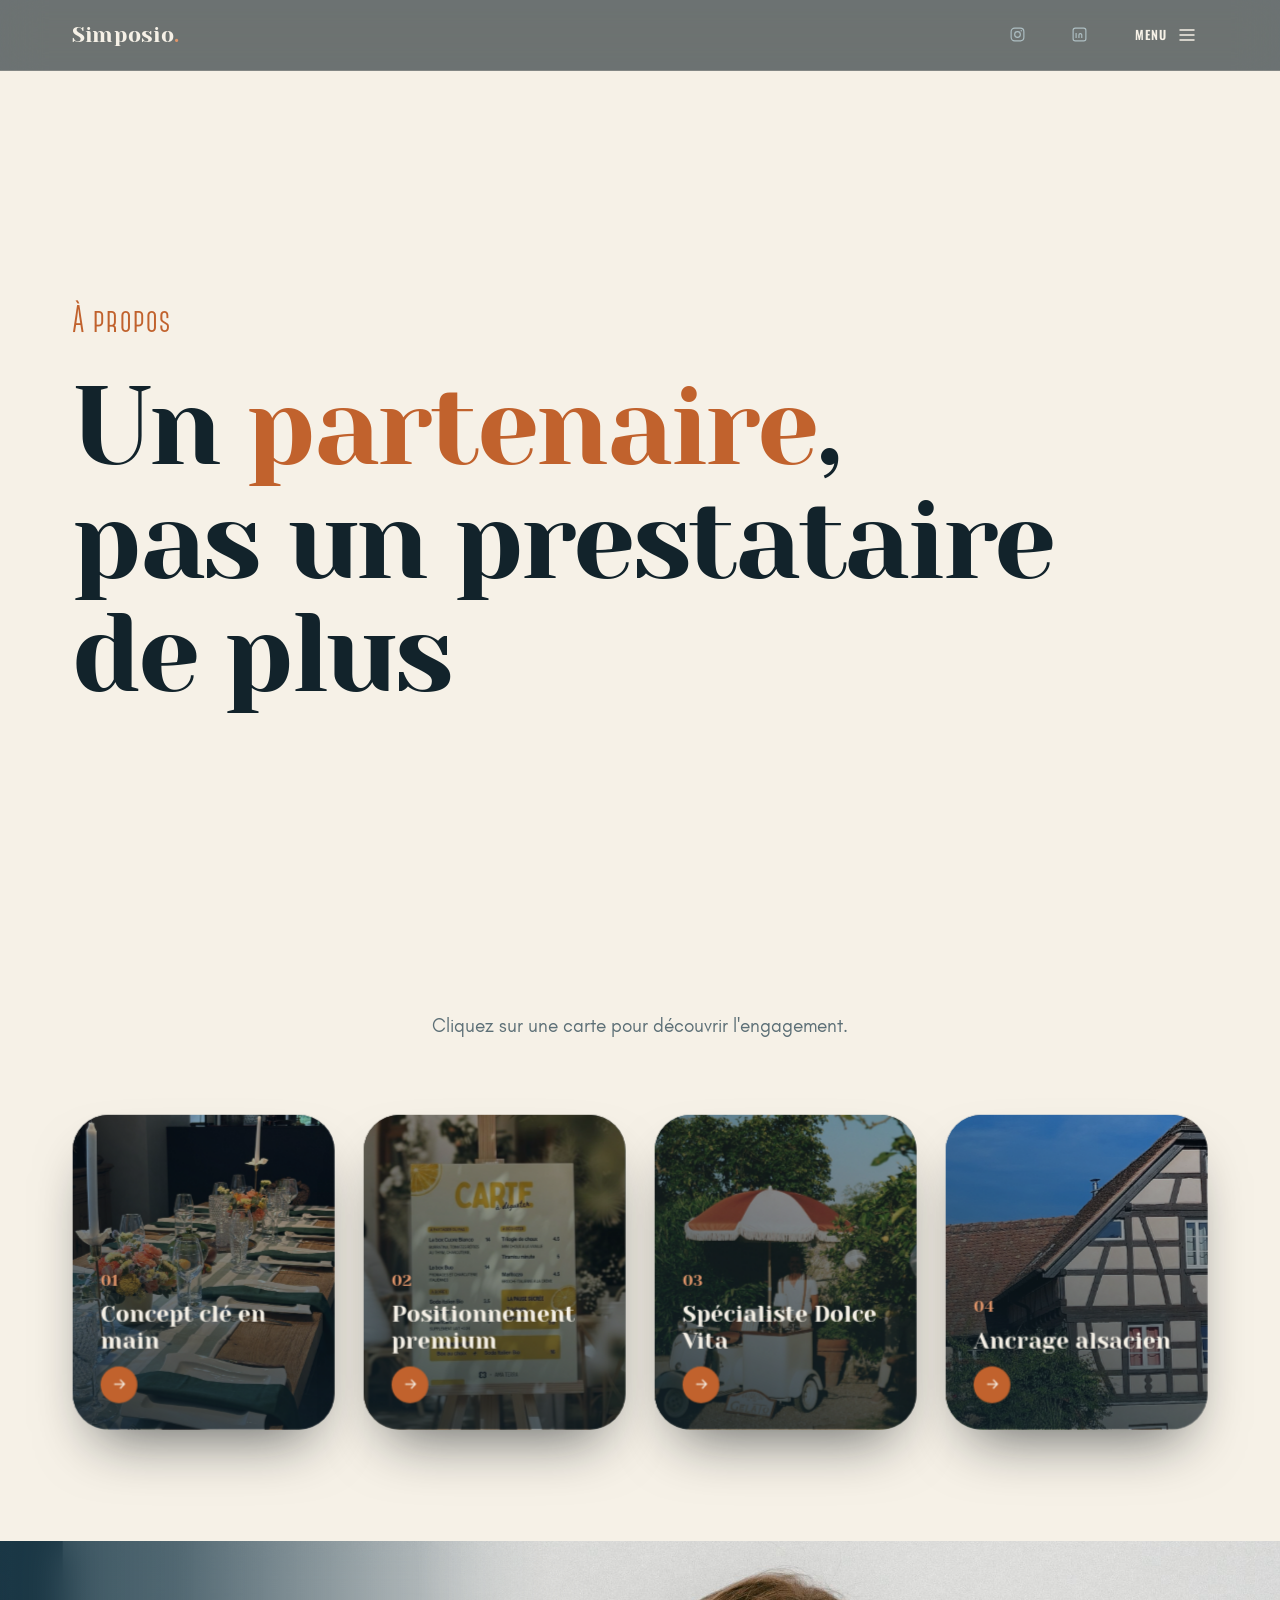
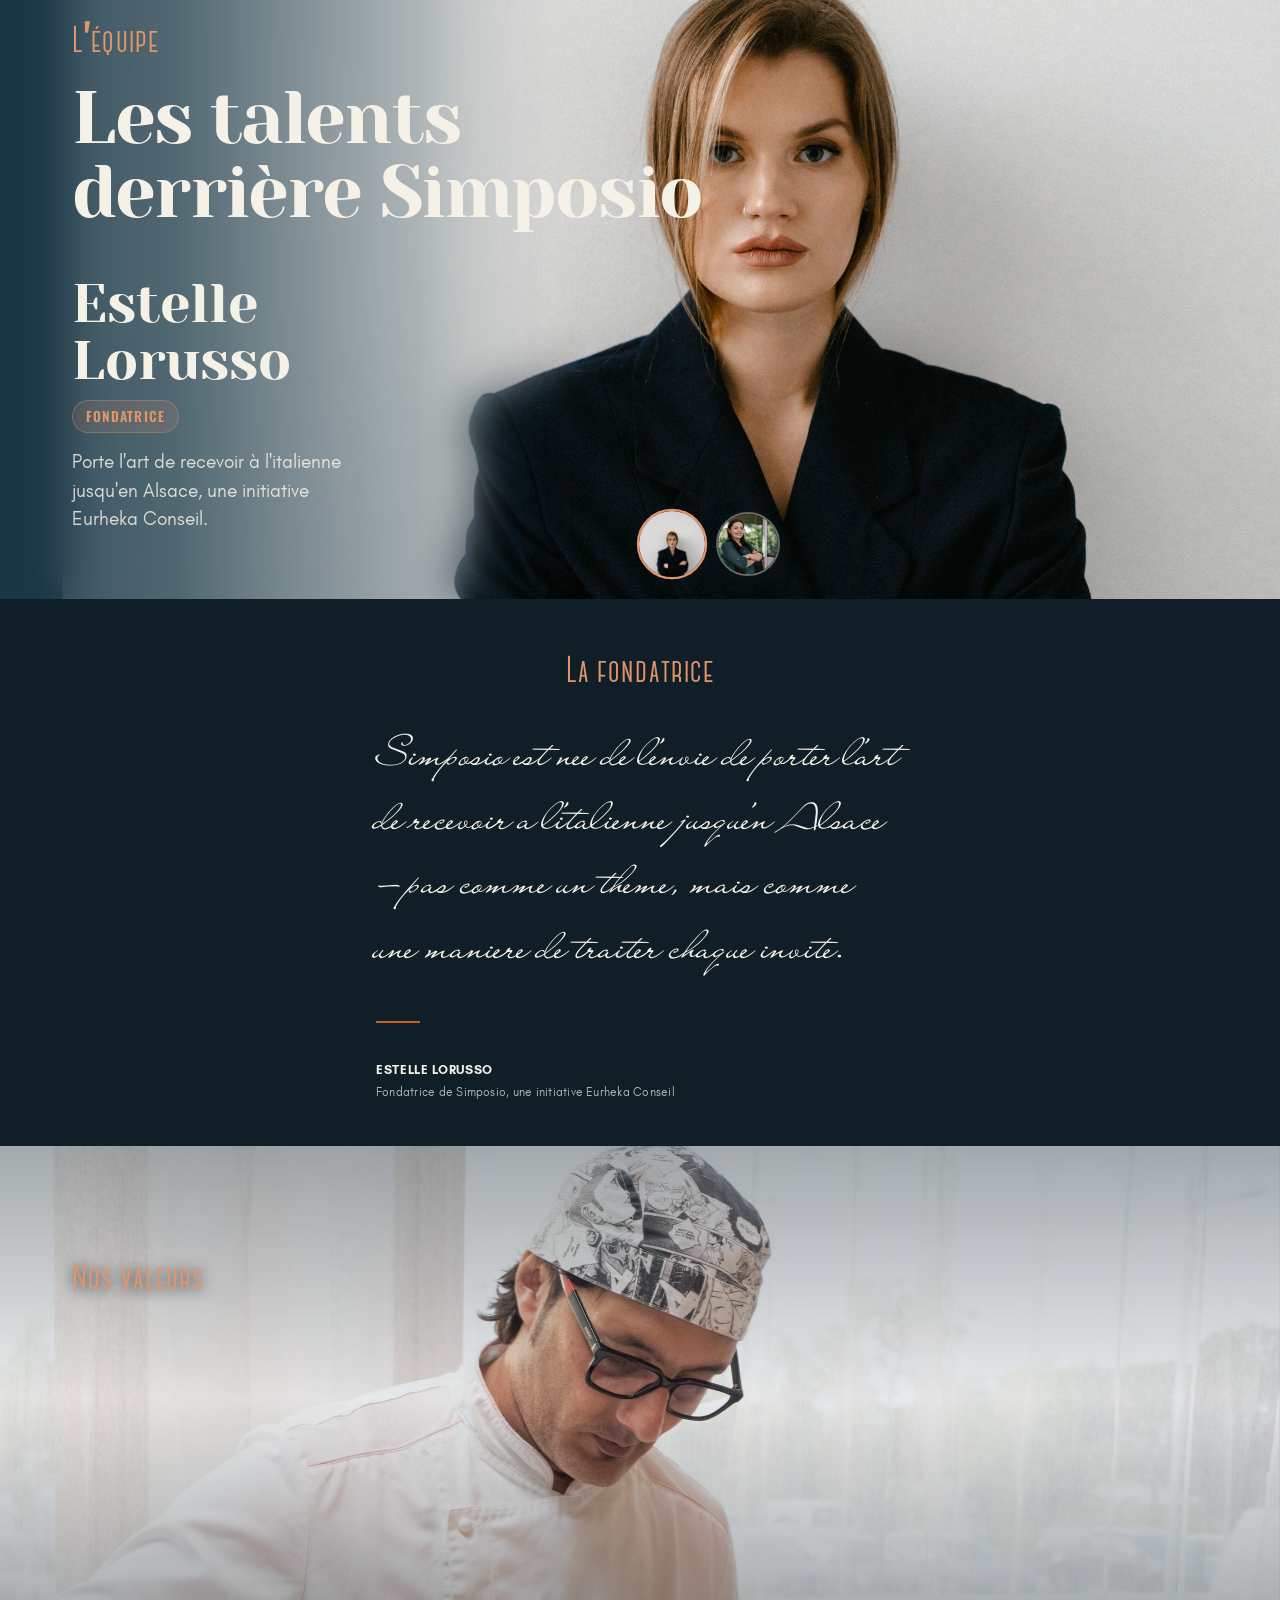
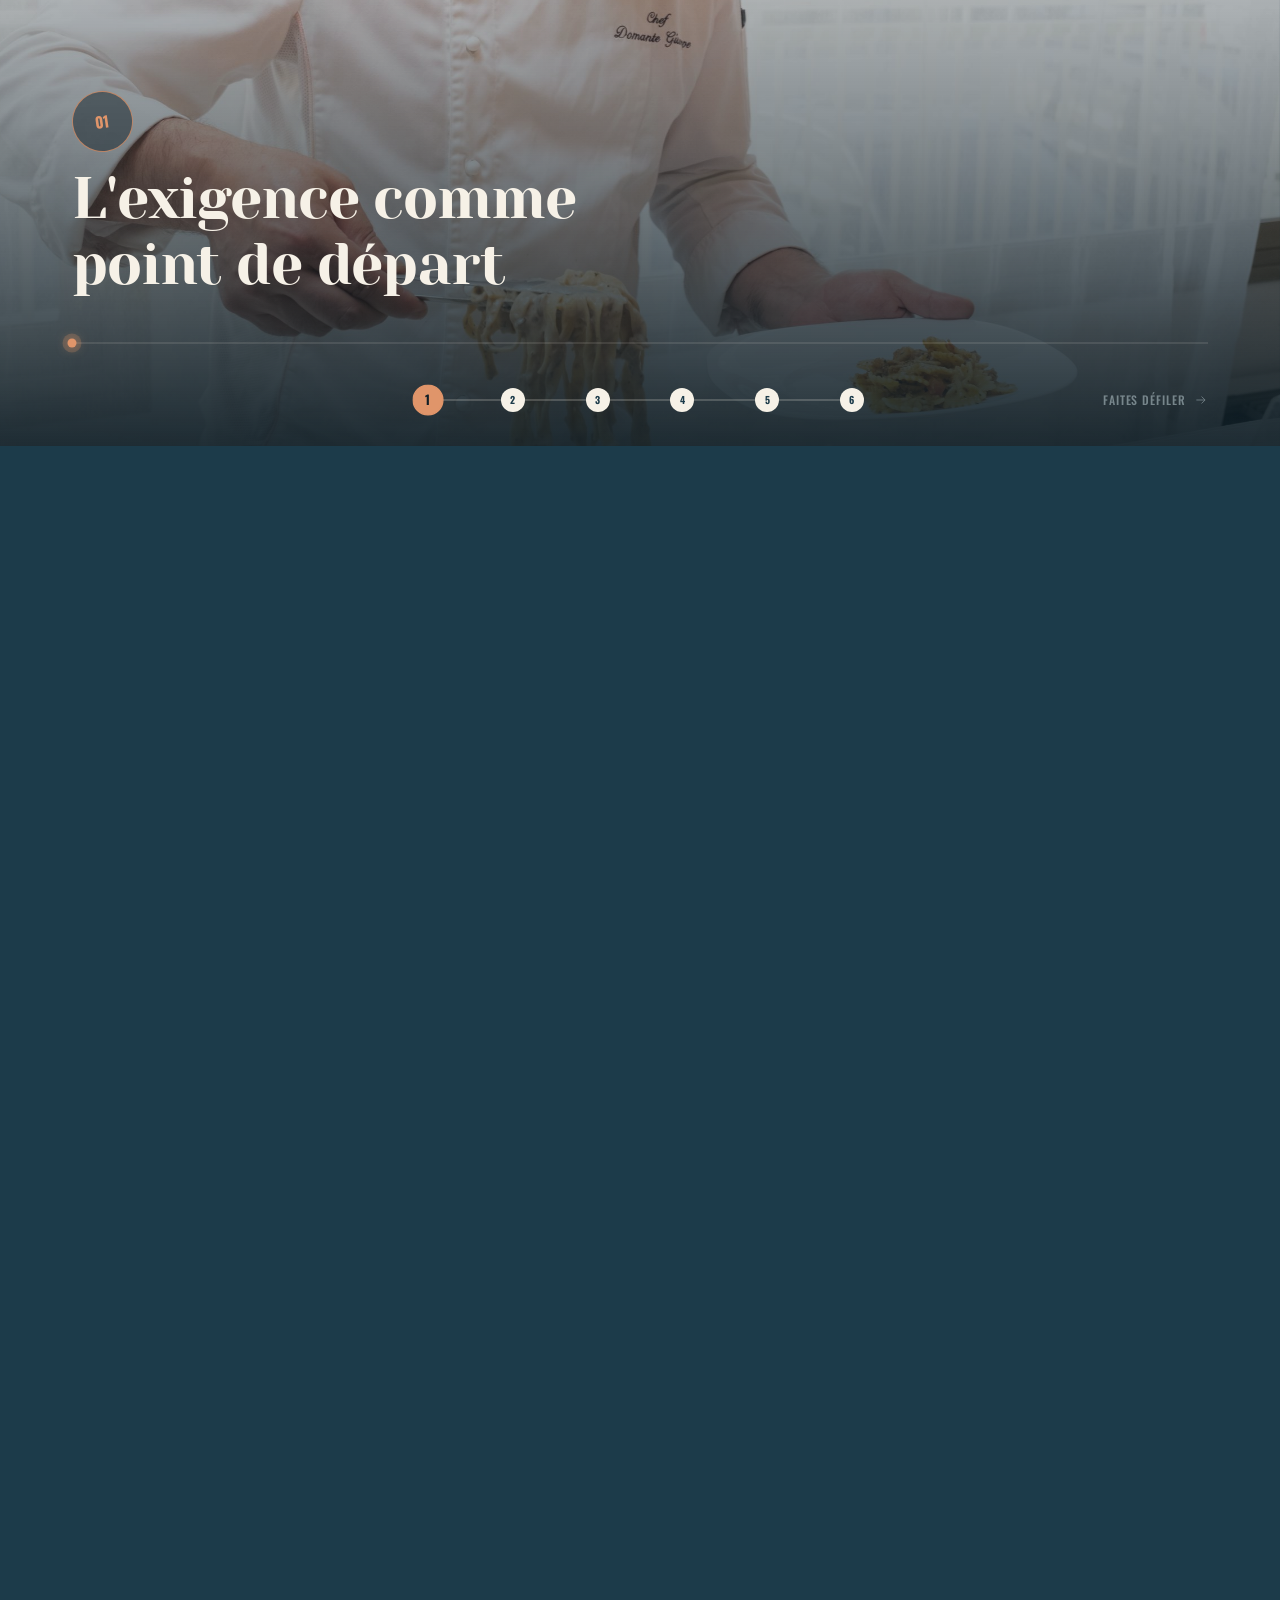
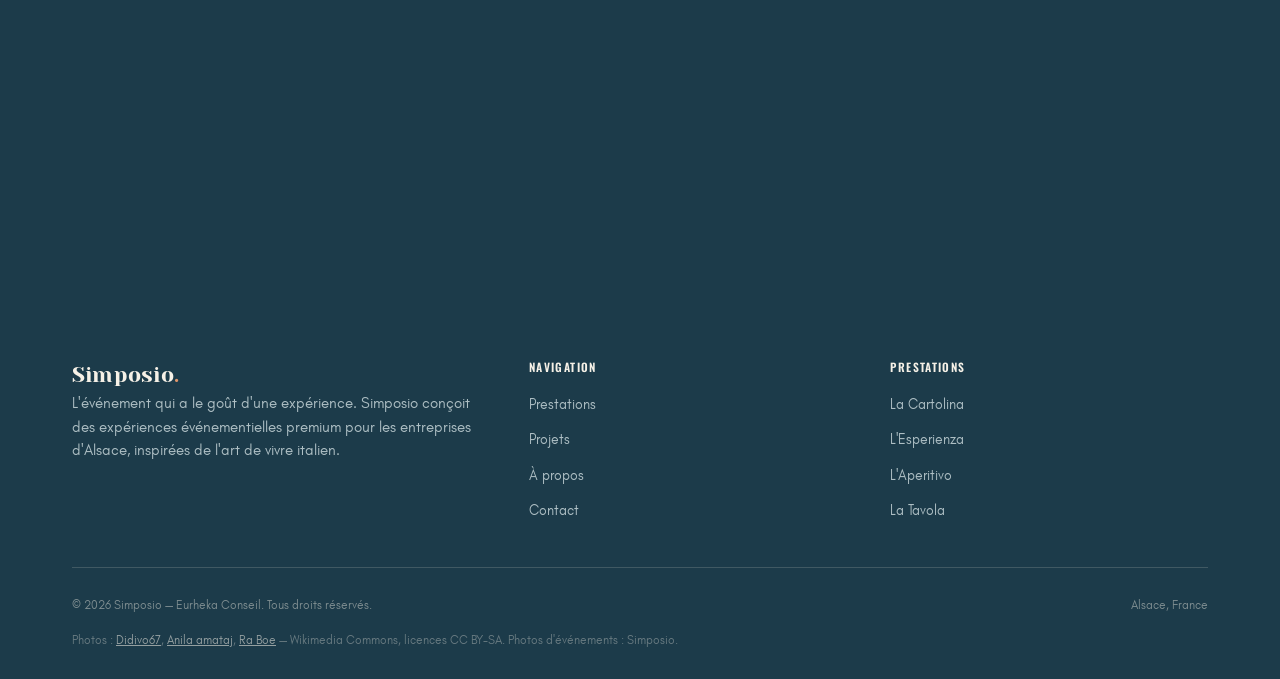
<file: engagements.html>
<!doctype html>
<html lang="fr">
<head>
<meta charset="UTF-8" />
<meta name="viewport" content="width=device-width, initial-scale=1" />
<title>À propos — Simposio</title>
<meta name="description" content="Les engagements de Simposio — concept clé en main, positionnement premium, ancrage alsacien —, nos valeurs et l'équipe derrière l'agence." />

<link rel="stylesheet" href="assets/css/style.css" />

<link rel="icon" href="data:image/svg+xml,%3Csvg xmlns='http://www.w3.org/2000/svg' viewBox='0 0 32 32'%3E%3Crect width='32' height='32' rx='4' fill='%231c3b4a'/%3E%3Ctext x='16' y='22' font-family='Georgia,serif' font-size='18' fill='%23c1622d' text-anchor='middle'%3ES%3C/text%3E%3C/svg%3E" />
</head>
<body>

<a class="skip-link" href="#main">Aller au contenu</a>

<!-- ============================== HEADER ============================== -->
<header class="site-header" id="siteHeader">
  <div class="container">
    <a href="index.html" class="logo">Simposio<span>.</span></a>

    <div class="nav-actions">
      <!-- TODO: remplacer # par les vraies URLs Instagram / LinkedIn de Simposio -->
      <a href="#" class="nav-social" target="_blank" rel="noopener" aria-label="Instagram">
        <svg viewBox="0 0 24 24" fill="none" stroke="currentColor" stroke-width="1.6"><rect x="3" y="3" width="18" height="18" rx="5"/><circle cx="12" cy="12" r="4"/><circle cx="17.3" cy="6.7" r="1" fill="currentColor" stroke="none"/></svg>
      </a>
      <a href="#" class="nav-social" target="_blank" rel="noopener" aria-label="LinkedIn">
        <svg viewBox="0 0 24 24" fill="none" stroke="currentColor" stroke-width="1.6"><rect x="3" y="3" width="18" height="18" rx="3"/><path d="M7.2 10v7M7.2 7.2v.01M11.2 17v-4.2a2 2 0 014-.1V17M11.2 12.8V17"/></svg>
      </a>
      <button class="nav-toggle" id="navToggle" aria-expanded="false" aria-controls="mobileMenu" aria-label="Ouvrir le menu">
        <span class="nav-toggle-label">Menu</span>
        <svg viewBox="0 0 24 24" fill="none" stroke="currentColor" stroke-width="1.6"><path d="M3 6h18M3 12h18M3 18h18"/></svg>
      </button>
    </div>
  </div>
</header>

<div class="mobile-menu-scrim" id="mobileMenuScrim"></div>
<div class="mobile-menu" id="mobileMenu">
  <button class="mobile-menu-close" id="mobileMenuClose" aria-label="Fermer le menu">
    <svg viewBox="0 0 24 24" fill="none" stroke="currentColor" stroke-width="1.6"><path d="M6 6l12 12M18 6L6 18"/></svg>
  </button>
  <nav class="mobile-menu-links" aria-label="Navigation principale">
    <a href="index.html"><span class="label">Accueil</span></a>
    <a href="prestations.html"><span class="label">Prestations</span></a>
    <a href="projets.html"><span class="label">Projets</span></a>
    <a href="engagements.html" class="is-current" aria-current="page"><span class="label">À propos</span></a>
    <a href="contact.html"><span class="label">Contact</span></a>
  </nav>
  <div class="mobile-menu-footer">
    <div class="mobile-menu-info">
      <div class="mobile-menu-info-group">
        <span class="eyebrow">Contact</span>
        <a href="mailto:Estellelorusso@eurhekaconseil.com">Estellelorusso<span class="mailto-at">@</span>eurhekaconseil.com</a>
      </div>
      <div class="mobile-menu-info-group">
        <span class="eyebrow">Basée en</span>
        <span class="mobile-menu-location">Alsace, France</span>
      </div>
      <div class="mobile-menu-info-group">
        <span class="eyebrow">Réseaux sociaux</span>
        <!-- TODO: remplacer # par les vraies URLs Instagram / LinkedIn de Simposio -->
        <div class="mobile-menu-social">
          <a href="#" class="nav-social" target="_blank" rel="noopener" aria-label="Instagram">
            <svg viewBox="0 0 24 24" fill="none" stroke="currentColor" stroke-width="1.6"><rect x="3" y="3" width="18" height="18" rx="5"/><circle cx="12" cy="12" r="4"/><circle cx="17.3" cy="6.7" r="1" fill="currentColor" stroke="none"/></svg>
          </a>
          <a href="#" class="nav-social" target="_blank" rel="noopener" aria-label="LinkedIn">
            <svg viewBox="0 0 24 24" fill="none" stroke="currentColor" stroke-width="1.6"><rect x="3" y="3" width="18" height="18" rx="3"/><path d="M7.2 10v7M7.2 7.2v.01M11.2 17v-4.2a2 2 0 014-.1V17M11.2 12.8V17"/></svg>
          </a>
        </div>
      </div>
    </div>
  </div>
</div>

<main id="main">

  <div class="page-header page-header-full">
    <div class="container">
      <span class="eyebrow" data-reveal>À propos</span>
      <h1 data-reveal class="title-slide title-3-lines-same-size">Un <span class="accent">partenaire</span>,<br>pas un prestataire<br>de plus</h1>
    </div>
  </div>

  <section class="engagements">
    <div class="container">
      <p class="lede" style="text-align:center;margin-inline:auto;margin-bottom:var(--space-5);" data-reveal>
        Cliquez sur une carte pour découvrir l'engagement.
      </p>
      <ul class="engagement-cards" data-reveal>
        <li class="engagement-card">
          <button type="button" class="engagement-card-flip" aria-expanded="false">
            <span class="engagement-card-inner">
              <span class="engagement-card-face engagement-card-front">
                <span class="engagement-card-front-img-wrap" aria-hidden="true">
                  <img class="engagement-card-front-img" src="assets/img/evenement-tablee-diner-bougies.jpg" alt="" loading="lazy" />
                </span>
                <span class="engagement-card-front-scrim" aria-hidden="true"></span>
                <span class="engagement-card-front-content">
                  <span class="engagement-card-num">01</span>
                  <span class="engagement-card-title">Concept clé en main</span>
                  <span class="engagement-card-arrow" aria-hidden="true">
                    <svg viewBox="0 0 24 24" fill="none" stroke="currentColor" stroke-width="1.8"><path d="M5 12h14M13 6l6 6-6 6"/></svg>
                  </span>
                </span>
              </span>
              <span class="engagement-card-face engagement-card-back">
                <span class="engagement-card-num engagement-card-num-back">01</span>
                <span class="engagement-card-back-title">Concept clé en main</span>
                <span class="engagement-card-back-text">Décoration, animation, ambiance, restauration et service : un interlocuteur unique pour une expérience entièrement intégrée.</span>
                <span class="engagement-card-back-close" aria-hidden="true">
                  <svg viewBox="0 0 24 24" fill="none" stroke="currentColor" stroke-width="1.8"><path d="M19 12H5M11 6l-6 6 6 6"/></svg>
                  Retour
                </span>
              </span>
            </span>
          </button>
        </li>
        <li class="engagement-card">
          <button type="button" class="engagement-card-flip" aria-expanded="false">
            <span class="engagement-card-inner">
              <span class="engagement-card-face engagement-card-front">
                <span class="engagement-card-front-img-wrap" aria-hidden="true">
                  <img class="engagement-card-front-img" src="assets/img/evenement-carte-degustation.jpg" alt="" loading="lazy" />
                </span>
                <span class="engagement-card-front-scrim" aria-hidden="true"></span>
                <span class="engagement-card-front-content">
                  <span class="engagement-card-num">02</span>
                  <span class="engagement-card-title">Positionnement premium</span>
                  <span class="engagement-card-arrow" aria-hidden="true">
                    <svg viewBox="0 0 24 24" fill="none" stroke="currentColor" stroke-width="1.8"><path d="M5 12h14M13 6l6 6-6 6"/></svg>
                  </span>
                </span>
              </span>
              <span class="engagement-card-face engagement-card-back">
                <span class="engagement-card-num engagement-card-num-back">02</span>
                <span class="engagement-card-back-title">Positionnement premium</span>
                <span class="engagement-card-back-text">Une qualité de service et de produits pensée pour les directions et grands comptes régionaux.</span>
                <span class="engagement-card-back-close" aria-hidden="true">
                  <svg viewBox="0 0 24 24" fill="none" stroke="currentColor" stroke-width="1.8"><path d="M19 12H5M11 6l-6 6 6 6"/></svg>
                  Retour
                </span>
              </span>
            </span>
          </button>
        </li>
        <li class="engagement-card">
          <button type="button" class="engagement-card-flip" aria-expanded="false">
            <span class="engagement-card-inner">
              <span class="engagement-card-face engagement-card-front">
                <span class="engagement-card-front-img-wrap" aria-hidden="true">
                  <img class="engagement-card-front-img" src="assets/img/evenement-vespa-gelato-brindapino.jpg" alt="" loading="lazy" />
                </span>
                <span class="engagement-card-front-scrim" aria-hidden="true"></span>
                <span class="engagement-card-front-content">
                  <span class="engagement-card-num">03</span>
                  <span class="engagement-card-title">Spécialiste Dolce Vita</span>
                  <span class="engagement-card-arrow" aria-hidden="true">
                    <svg viewBox="0 0 24 24" fill="none" stroke="currentColor" stroke-width="1.8"><path d="M5 12h14M13 6l6 6-6 6"/></svg>
                  </span>
                </span>
              </span>
              <span class="engagement-card-face engagement-card-back">
                <span class="engagement-card-num engagement-card-num-back">03</span>
                <span class="engagement-card-back-title">Spécialiste Dolce Vita</span>
                <span class="engagement-card-back-text">Une immersion réelle dans l'univers de l'art de vivre italien, pensée dans les moindres détails.</span>
                <span class="engagement-card-back-close" aria-hidden="true">
                  <svg viewBox="0 0 24 24" fill="none" stroke="currentColor" stroke-width="1.8"><path d="M19 12H5M11 6l-6 6 6 6"/></svg>
                  Retour
                </span>
              </span>
            </span>
          </button>
        </li>
        <li class="engagement-card">
          <button type="button" class="engagement-card-flip" aria-expanded="false">
            <span class="engagement-card-inner">
              <span class="engagement-card-face engagement-card-front">
                <span class="engagement-card-front-img-wrap" aria-hidden="true">
                  <img class="engagement-card-front-img" src="assets/img/alsace-maisons-colombages.jpg" alt="" loading="lazy" />
                </span>
                <span class="engagement-card-front-scrim" aria-hidden="true"></span>
                <span class="engagement-card-front-content">
                  <span class="engagement-card-num">04</span>
                  <span class="engagement-card-title">Ancrage alsacien</span>
                  <span class="engagement-card-arrow" aria-hidden="true">
                    <svg viewBox="0 0 24 24" fill="none" stroke="currentColor" stroke-width="1.8"><path d="M5 12h14M13 6l6 6-6 6"/></svg>
                  </span>
                </span>
              </span>
              <span class="engagement-card-face engagement-card-back">
                <span class="engagement-card-num engagement-card-num-back">04</span>
                <span class="engagement-card-back-title">Ancrage alsacien</span>
                <span class="engagement-card-back-text">Une agence implantée en Alsace, au plus près de vos équipes et de vos lieux de réception.</span>
                <span class="engagement-card-back-close" aria-hidden="true">
                  <svg viewBox="0 0 24 24" fill="none" stroke="currentColor" stroke-width="1.8"><path d="M19 12H5M11 6l-6 6 6 6"/></svg>
                  Retour
                </span>
              </span>
            </span>
          </button>
        </li>
      </ul>
    </div>
  </section>

  <!-- ============================== TALENTS ============================== -->
  <section class="talents">
    <!-- TODO: Estelle — les 2 photos (talent-placeholder-3.jpg / -4.jpg) sont des
         photos de banque prises au hasard, le temps de choisir les vraies photos
         d'équipe. Remplacez src, alt, nom, rôle et bio pour chaque personne. -->
    <!-- `.talent-stage` est volontairement hors de `.container` (2026-08-20) :
         la cliente a demandé que la photo + le dégradé prennent toute la
         largeur de l'écran, pas seulement la largeur du contenu centré —
         voir CLAUDE.md et le commentaire CSS associé.
         Titre + eyebrow fusionnés dans `.talent-stage-caption` (2026-08-20,
         2ᵉ passe) : la cliente voulait que le titre de section et la photo
         "tiennent sur un écran de PC" ensemble — plus de bloc `.section-head`
         séparé au-dessus, `.talent-stage-heading` vit directement dans la
         même colonne superposée que le nom/rôle/bio, cf. CLAUDE.md. -->
    <div class="talent-stage" data-reveal>
      <div class="talent-stage-media">
        <img class="talent-stage-photo is-active" data-talent-target="0" src="assets/img/talent-placeholder-3.jpg" alt="" />
        <img class="talent-stage-photo" data-talent-target="1" src="assets/img/talent-placeholder-4.jpg" alt="" />
        <div class="talent-stage-blur" aria-hidden="true"></div>
      </div>

      <div class="talent-stage-caption">
        <div class="talent-stage-heading" data-reveal>
          <span class="eyebrow on-dark">L'équipe</span>
          <h2>Les talents<br>derrière Simposio</h2>
        </div>

        <div class="talent-stage-panels">
          <div class="talent-stage-panel is-active" data-talent-target="0">
            <span class="talent-stage-name">Estelle Lorusso</span>
            <span class="talent-stage-role">Fondatrice</span>
            <p class="talent-stage-bio">Porte l'art de recevoir à l'italienne jusqu'en Alsace, une initiative Eurheka Conseil.</p>
          </div>
          <div class="talent-stage-panel" data-talent-target="1">
            <span class="talent-stage-name">À compléter</span>
            <span class="talent-stage-role">Rôle à préciser</span>
            <p class="talent-stage-bio">Envoyez-moi le nom, le rôle et une courte bio pour compléter cette fiche.</p>
          </div>
        </div>
      </div>

      <ul class="talent-stage-selector" role="tablist" aria-label="Membres de l'équipe">
        <li role="presentation">
          <button type="button" class="talent-stage-avatar is-active" data-talent-target="0" role="tab" aria-selected="true" aria-label="Estelle Lorusso, Fondatrice">
            <img src="assets/img/talent-placeholder-3.jpg" alt="" loading="lazy" />
          </button>
        </li>
        <li role="presentation">
          <button type="button" class="talent-stage-avatar" data-talent-target="1" role="tab" aria-selected="false" aria-label="Membre de l'équipe à compléter">
            <img src="assets/img/talent-placeholder-4.jpg" alt="" loading="lazy" />
          </button>
        </li>
      </ul>
    </div>
  </section>

  <!-- ============================== LE MOT DE LA FONDATRICE (typographie minimaliste sur fond crème) ==============================
       Placée AVANT la section Valeurs (2026-08-20, demande explicite de la
       cliente : "change de place la citation avec les valeurs, mais la
       citation au-dessus des valeurs") — auparavant après, cf. CLAUDE.md
       pour le détail complet et le compromis assumé sur l'alternance de
       fonds qui en résulte. -->
  <section class="founder">
    <div class="container founder-minimal">
      <span class="eyebrow bg-adaptive-eyebrow" data-reveal>La fondatrice</span>
      <!-- Accents retirés volontairement dans CETTE citation uniquement (pas le reste du site) : le
           fichier Liana fourni par la cliente (assets/fonts/liana/liana-regular.otf) ne contient aucun
           caractère accentué latin (charset confirmé via `fc-scan` : ASCII de base + cyrillique
           seulement, aucun é/è/à/ê/ç) — avec les accents, chaque lettre accentuée retombait sur
           Yeseva One en plein milieu du mot (fallback de police par caractère). Demande explicite de la
           cliente : remplacer chaque lettre accentuée par sa lettre classique plutôt que de garder ce
           mélange visuel. Voir assets/fonts/README.md pour le détail complet. -->
      <p class="founder-quote-minimal" data-reveal>
        Simposio est nee de l'envie de porter l'art de recevoir a l'italienne jusqu'en Alsace — pas comme un
        theme, mais comme une maniere de traiter chaque invite.
      </p>
      <span class="founder-rule" aria-hidden="true"></span>
      <div class="founder-id-minimal" data-reveal>
        <p class="founder-signature-minimal">Estelle Lorusso<span>Fondatrice de Simposio, une initiative Eurheka Conseil</span></p>
      </div>
    </div>
  </section>

  <!-- ============================== VALEURS — ALBUM IMMERSIF ============================== -->
  <section class="values-reel" id="valuesSection">
    <div class="values-reel-sticky">
      <span class="eyebrow on-dark values-reel-eyebrow">Nos valeurs</span>

      <div class="values-reel-viewport">
        <div class="values-reel-track" id="valuesReelTrack">
          <article class="values-reel-scene">
            <img class="values-reel-photo" src="assets/img/chef-dressage-pates.jpg" alt="" />
            <div class="values-reel-scrim" aria-hidden="true"></div>
            <div class="values-reel-caption">
              <span class="values-reel-stamp" aria-hidden="true">01</span>
              <h3 class="values-reel-title">L'exigence comme point de départ</h3>
            </div>
          </article>
          <article class="values-reel-scene">
            <img class="values-reel-photo" src="assets/img/burano-ruelle-facades.jpg" alt="" />
            <div class="values-reel-scrim" aria-hidden="true"></div>
            <div class="values-reel-caption">
              <span class="values-reel-stamp" aria-hidden="true">02</span>
              <h3 class="values-reel-title">L'Italie comme art de vivre, pas comme décor</h3>
            </div>
          </article>
          <article class="values-reel-scene">
            <img class="values-reel-photo" src="assets/img/diner-duo-toast-vin.jpg" alt="" />
            <div class="values-reel-scrim" aria-hidden="true"></div>
            <div class="values-reel-caption">
              <span class="values-reel-stamp" aria-hidden="true">03</span>
              <h3 class="values-reel-title">Un interlocuteur, jamais un standard</h3>
            </div>
          </article>
          <article class="values-reel-scene">
            <img class="values-reel-photo" src="assets/img/vietri-ceramique-detail.jpg" alt="" />
            <div class="values-reel-scrim" aria-hidden="true"></div>
            <div class="values-reel-caption">
              <span class="values-reel-stamp" aria-hidden="true">04</span>
              <h3 class="values-reel-title">Le détail qui change tout</h3>
            </div>
          </article>
          <article class="values-reel-scene">
            <img class="values-reel-photo" src="assets/img/poignee-main-confiance.jpg" alt="" />
            <div class="values-reel-scrim" aria-hidden="true"></div>
            <div class="values-reel-caption">
              <span class="values-reel-stamp" aria-hidden="true">05</span>
              <h3 class="values-reel-title">La confiance avant la prestation</h3>
            </div>
          </article>
          <article class="values-reel-scene">
            <img class="values-reel-photo" src="assets/img/amalfi-coteside-signature.jpg" alt="" />
            <div class="values-reel-scrim" aria-hidden="true"></div>
            <div class="values-reel-caption">
              <span class="values-reel-stamp" aria-hidden="true">06</span>
              <h3 class="values-reel-title">Chaque événement, une signature</h3>
            </div>
          </article>
        </div>
      </div>

      <div class="values-reel-overlay">
        <div class="values-reel-thread" aria-hidden="true">
          <div class="values-reel-thread-line"></div>
          <div class="values-reel-thread-fill" id="valuesReelThreadFill"></div>
          <div class="values-reel-thread-marker" id="valuesReelThreadMarker"></div>
        </div>

        <div class="values-reel-footer">
          <div class="values-reel-timeline" id="valuesReelTimeline" aria-label="Navigation entre les valeurs">
            <div class="values-reel-timeline-track" aria-hidden="true">
              <div class="values-reel-timeline-fill" id="valuesReelFill"></div>
            </div>
            <button type="button" class="values-reel-marker" aria-label="Valeur 1 sur 6"><span>1</span></button>
            <button type="button" class="values-reel-marker" aria-label="Valeur 2 sur 6"><span>2</span></button>
            <button type="button" class="values-reel-marker" aria-label="Valeur 3 sur 6"><span>3</span></button>
            <button type="button" class="values-reel-marker" aria-label="Valeur 4 sur 6"><span>4</span></button>
            <button type="button" class="values-reel-marker" aria-label="Valeur 5 sur 6"><span>5</span></button>
            <button type="button" class="values-reel-marker" aria-label="Valeur 6 sur 6"><span>6</span></button>
          </div>
          <span class="values-reel-hint" id="valuesReelHint" aria-hidden="true">
            <span>Faites défiler</span>
            <svg viewBox="0 0 24 24" fill="none" stroke="currentColor" stroke-width="1.4"><path d="M4 12h15M13 6l6 6-6 6"/></svg>
          </span>
        </div>
      </div>
    </div>
  </section>

</main>

<!-- ============================== FOOTER ============================== -->
<footer class="site-footer">
  <div class="container">
    <div class="footer-grid">
      <div class="footer-brand">
        <a href="index.html" class="logo">Simposio<span>.</span></a>
        <p>L'événement qui a le goût d'une expérience. Simposio conçoit des expériences événementielles premium
          pour les entreprises d'Alsace, inspirées de l'art de vivre italien.</p>
      </div>
      <div class="footer-col">
        <h4>Navigation</h4>
        <ul>
          <li><a href="prestations.html">Prestations</a></li>
          <li><a href="projets.html">Projets</a></li>
          <li><a href="engagements.html">À propos</a></li>
          <li><a href="contact.html">Contact</a></li>
        </ul>
      </div>
      <div class="footer-col">
        <h4>Prestations</h4>
        <ul>
          <li><a href="prestations.html#world-cartolina">La Cartolina</a></li>
          <li><a href="prestations.html#world-esperienza">L'Esperienza</a></li>
          <li><a href="prestations.html#world-aperitivo">L'Aperitivo</a></li>
          <li><a href="prestations.html#world-tavola">La Tavola</a></li>
        </ul>
      </div>
    </div>
    <div class="footer-bottom">
      <span>&copy; <span id="year"></span> Simposio — Eurheka Conseil. Tous droits réservés.</span>
      <span>Alsace, France</span>
    </div>
    <p class="photo-credits">
      Photos : <a href="https://commons.wikimedia.org/wiki/File:Donnenheim_maison_rue_du_villageA.jpg" target="_blank" rel="noopener">Didivo67</a>,
      <a href="https://commons.wikimedia.org/wiki/File:Ceramiche_Vietri_Sul_Mare_Italia.jpg" target="_blank" rel="noopener">Anila amataj</a>,
      <a href="https://commons.wikimedia.org/wiki/File:Costiera_amalfitana_2019_-Castiglione,_Ravello-_by-RaBoe_270.jpg" target="_blank" rel="noopener">Ra Boe</a>
      — Wikimedia Commons, licences CC BY-SA. Photos d'événements : Simposio.
    </p>
  </div>
</footer>

<script src="assets/js/main.js"></script>
</body>
</html>
</content>
</file>
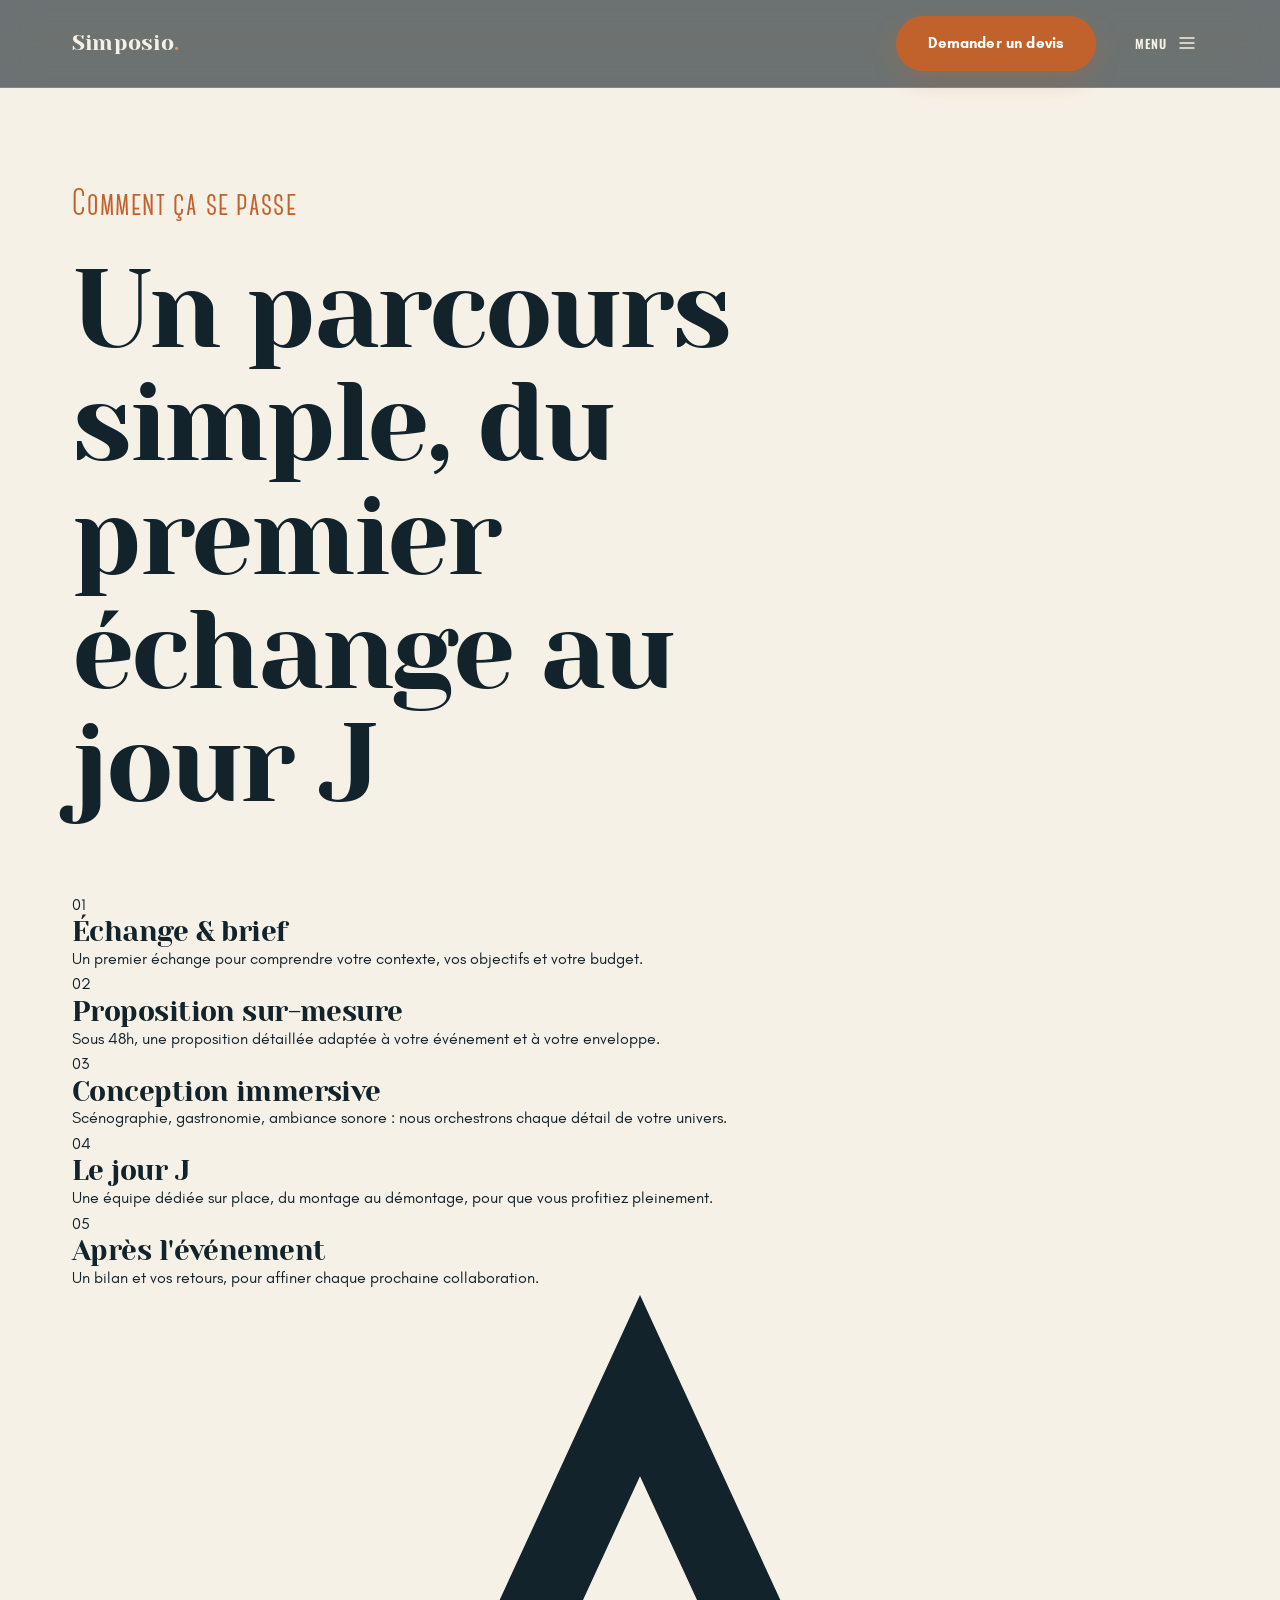
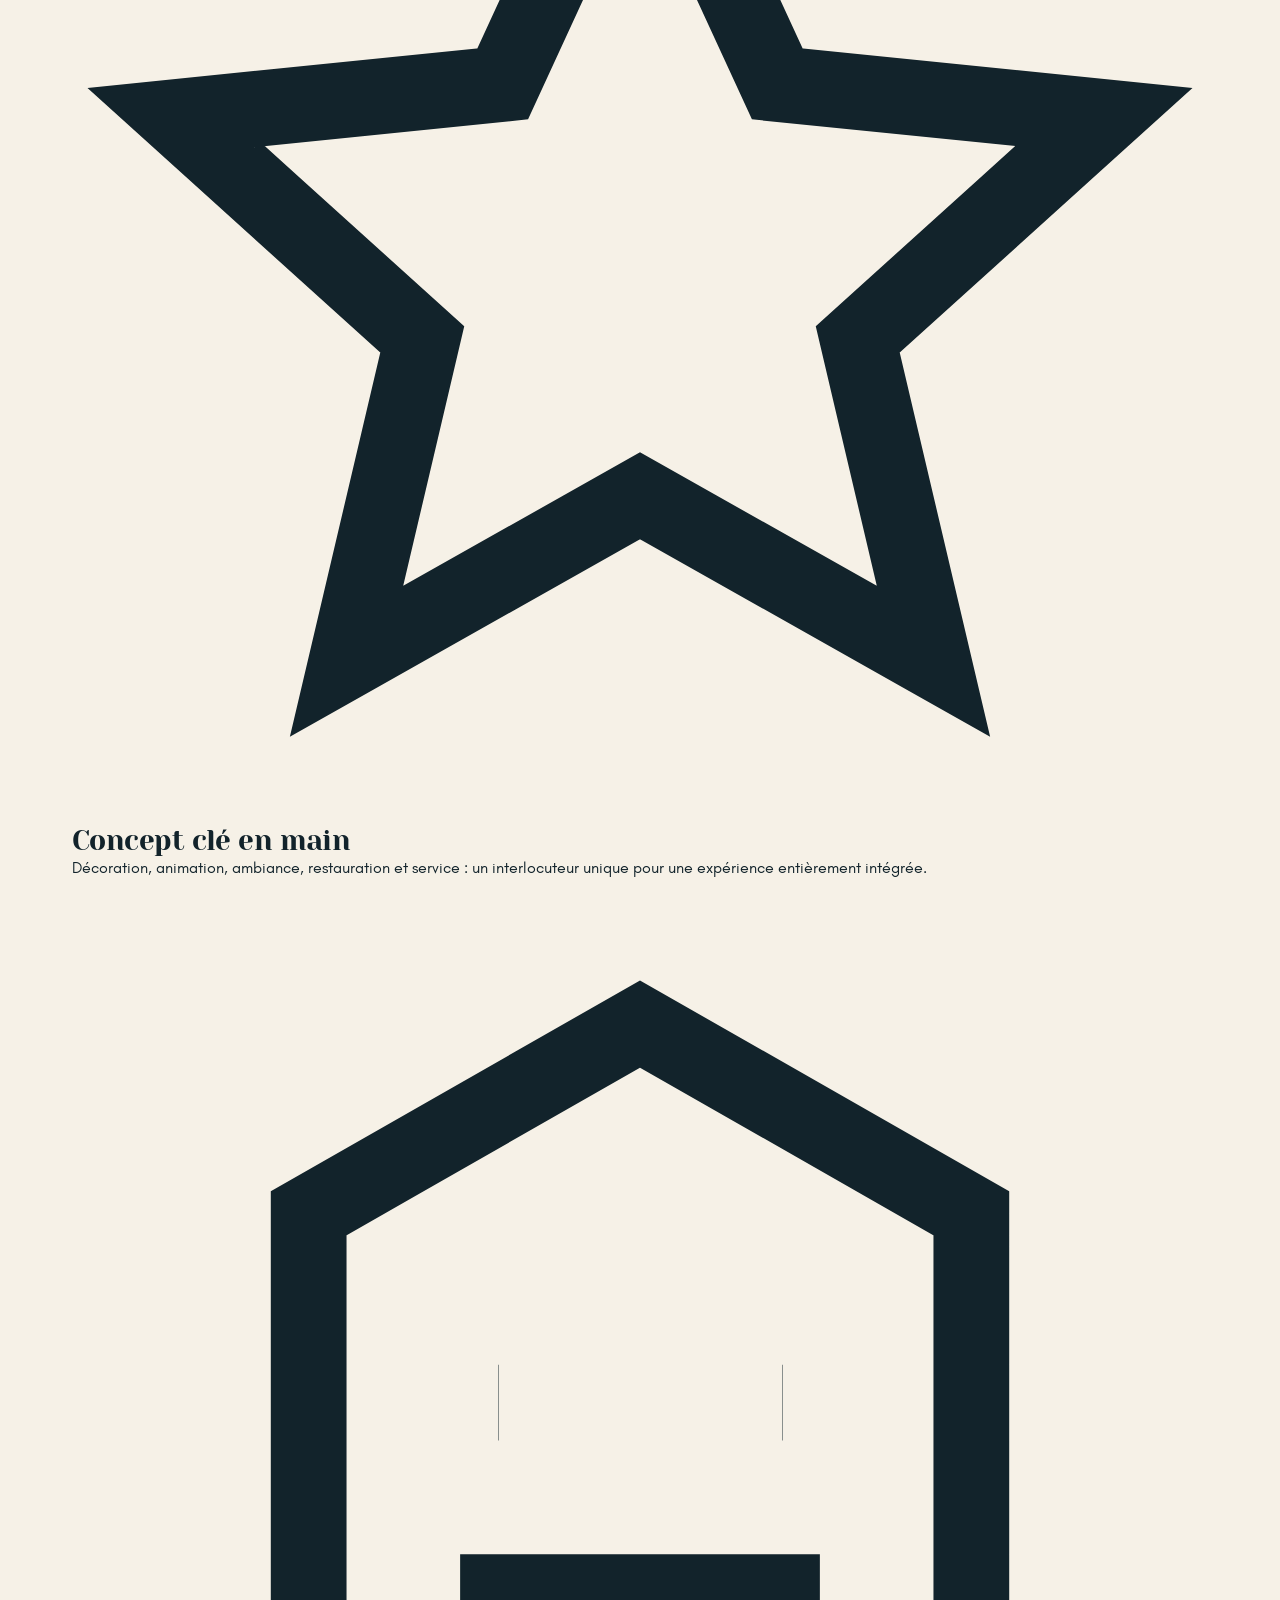
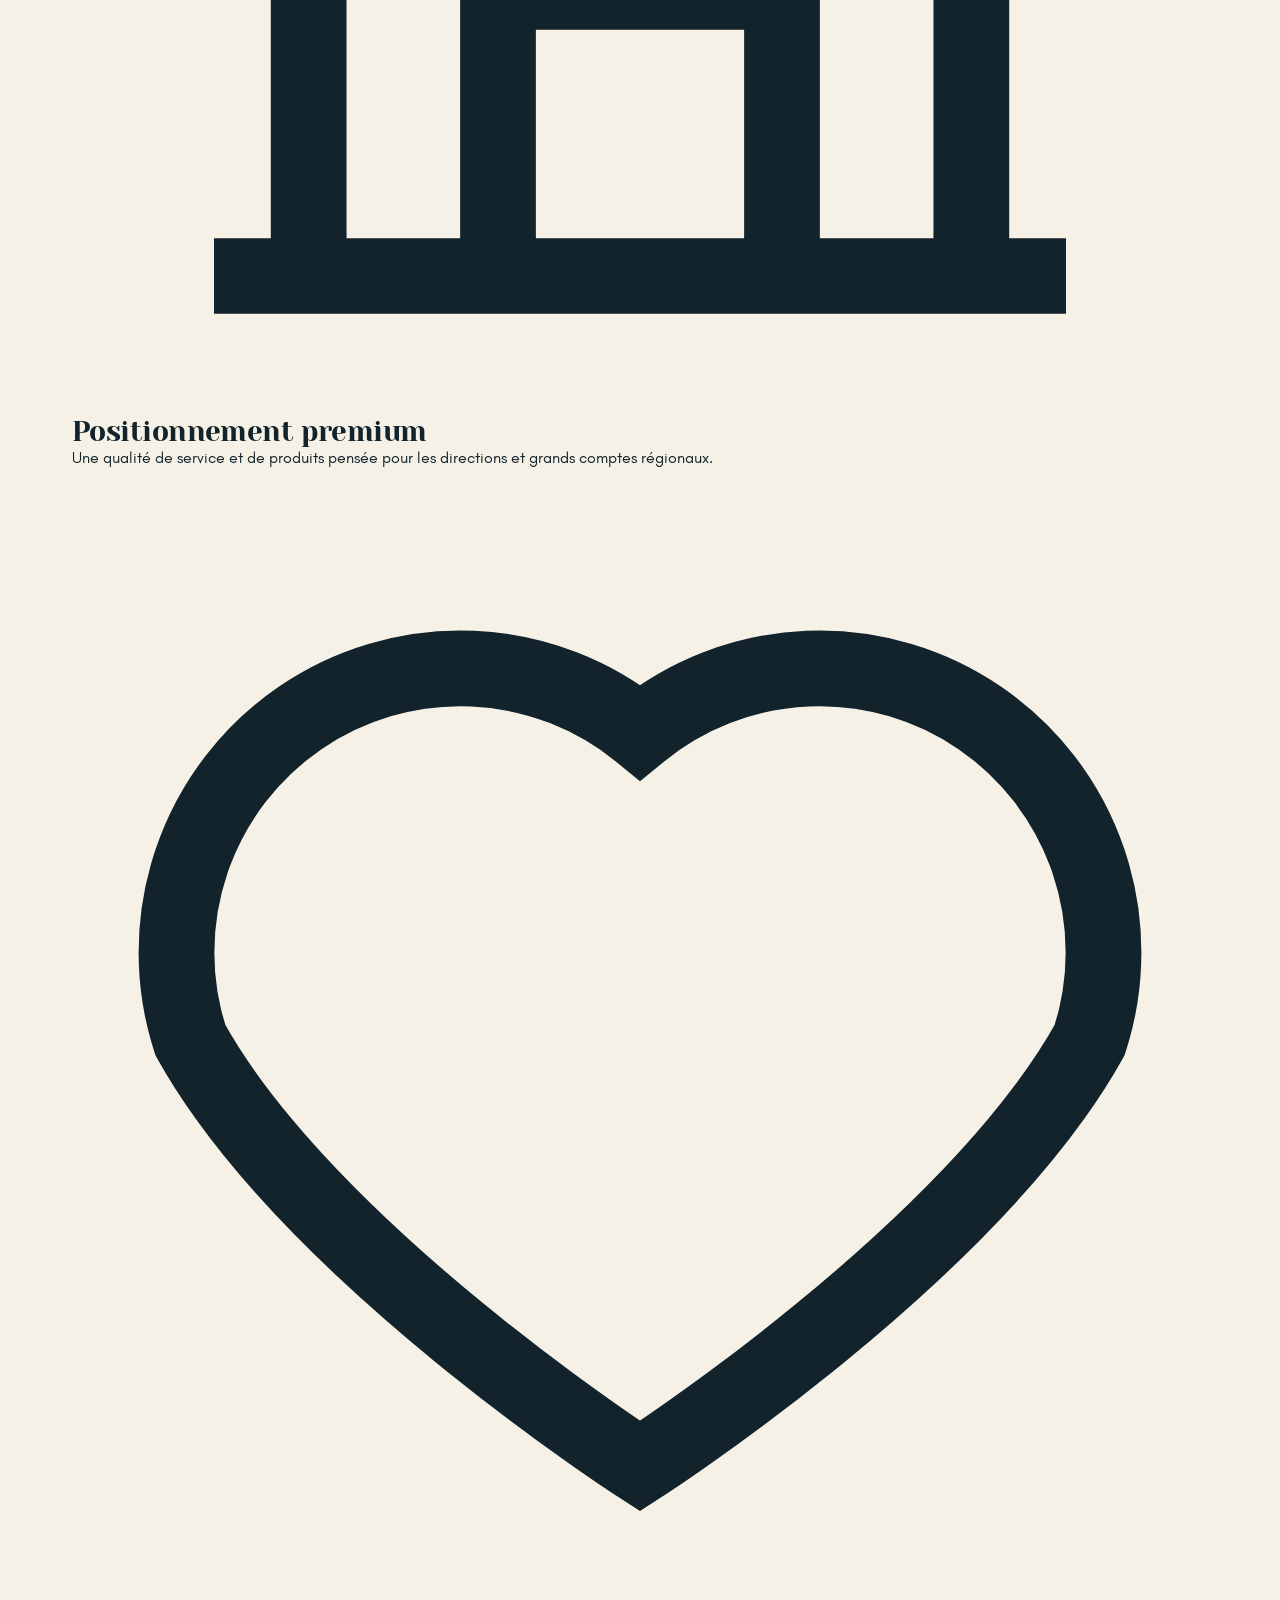
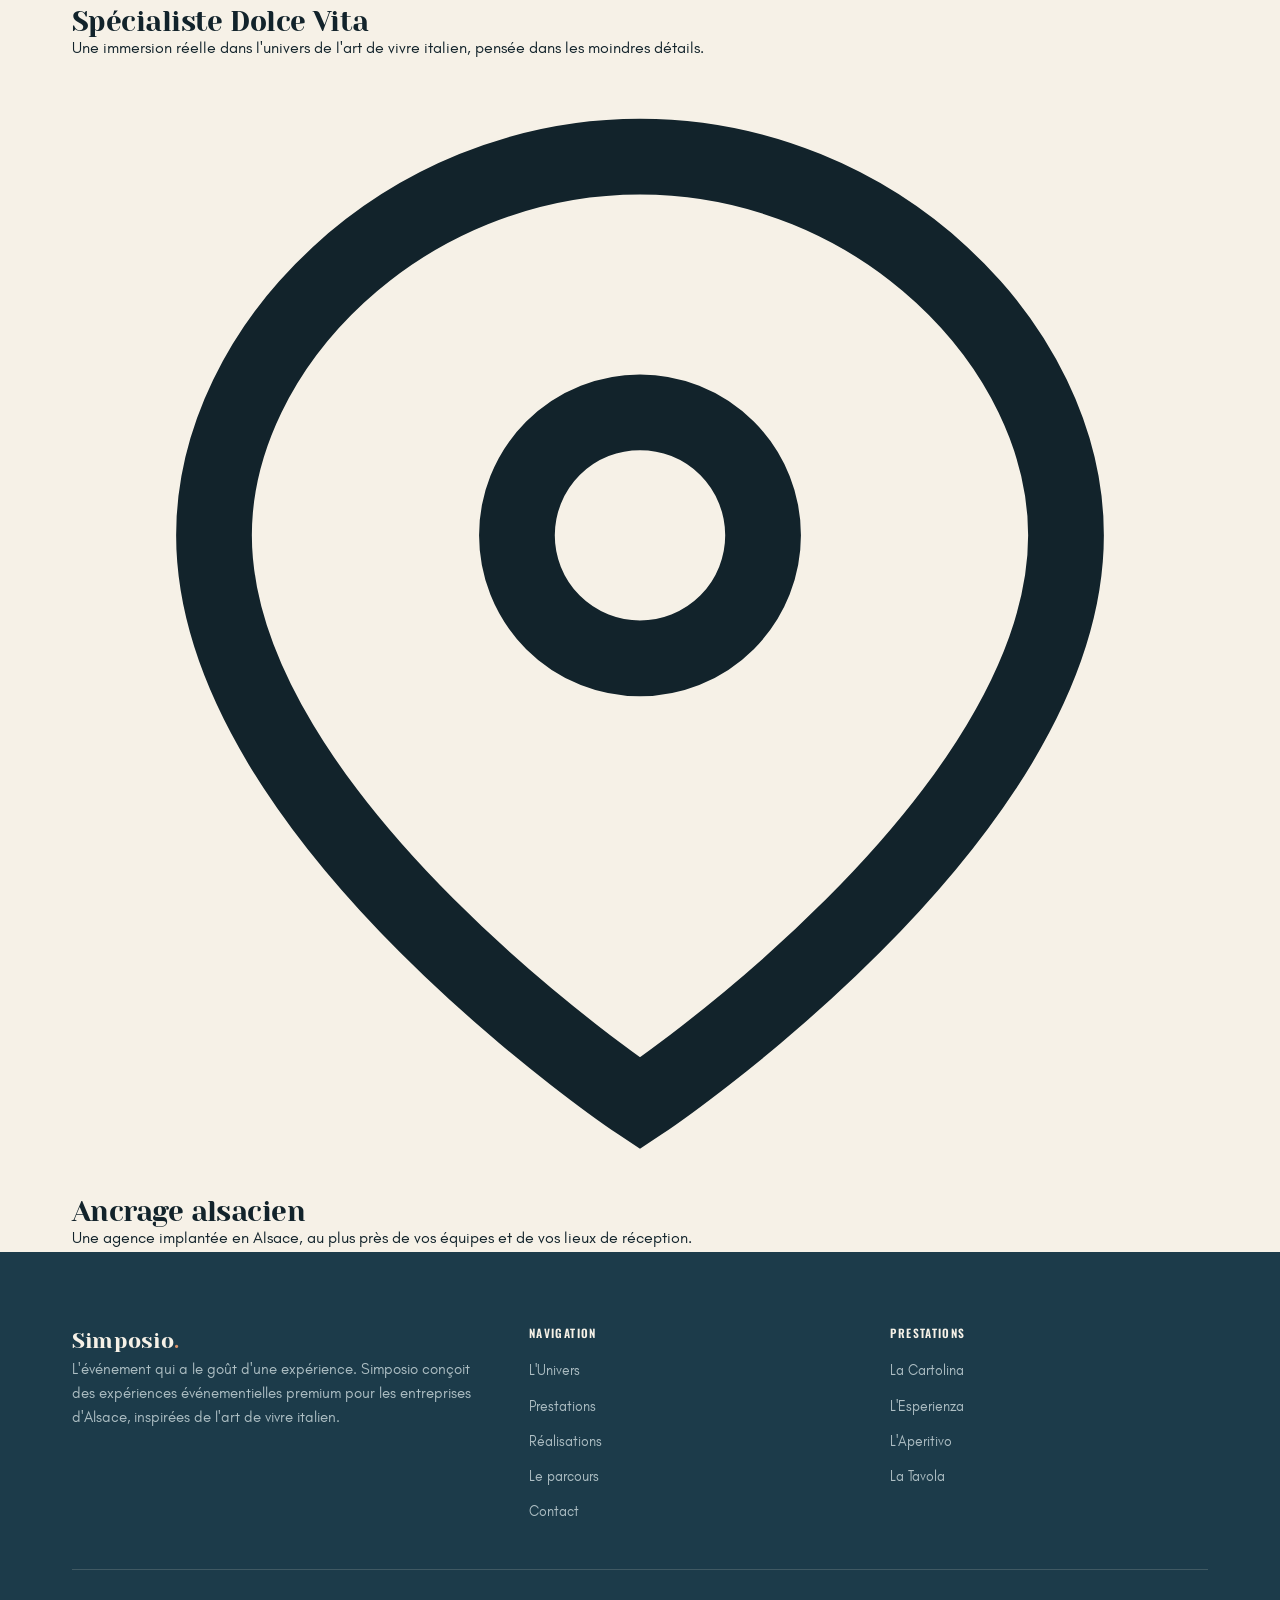
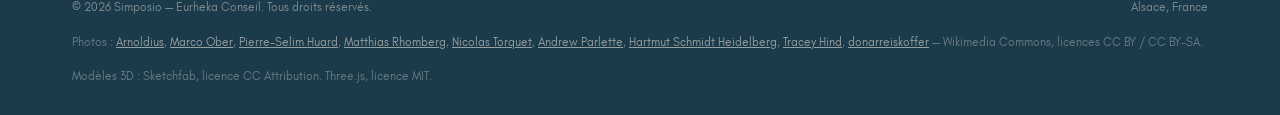
<file: parcours.html>
<!doctype html>
<html lang="fr">
<head>
<meta charset="UTF-8" />
<meta name="viewport" content="width=device-width, initial-scale=1" />
<title>Comment ça se passe — Simposio</title>
<meta name="description" content="Le parcours de collaboration avec Simposio, du premier échange au jour J : cinq étapes claires pour un événement Dolce Vita réussi." />

<link rel="stylesheet" href="assets/css/style.css" />

<link rel="icon" href="data:image/svg+xml,%3Csvg xmlns='http://www.w3.org/2000/svg' viewBox='0 0 32 32'%3E%3Crect width='32' height='32' rx='4' fill='%231c3b4a'/%3E%3Ctext x='16' y='22' font-family='Georgia,serif' font-size='18' fill='%23c1622d' text-anchor='middle'%3ES%3C/text%3E%3C/svg%3E" />
</head>
<body>

<a class="skip-link" href="#main">Aller au contenu</a>

<div class="cursor-dot" id="cursorDot" aria-hidden="true"></div>

<!-- ============================== HEADER ============================== -->
<header class="site-header" id="siteHeader">
  <div class="container">
    <a href="index.html" class="logo">Simposio<span>.</span></a>

    <div class="nav-actions">
      <a href="contact.html" class="btn btn-primary" id="navCta">Demander un devis</a>
      <button class="nav-toggle" id="navToggle" aria-expanded="false" aria-controls="mobileMenu" aria-label="Ouvrir le menu">
        <span class="nav-toggle-label">Menu</span>
        <svg viewBox="0 0 24 24" fill="none" stroke="currentColor" stroke-width="1.6"><path d="M3 6h18M3 12h18M3 18h18"/></svg>
      </button>
    </div>
  </div>
</header>

<div class="mobile-menu" id="mobileMenu">
  <button class="mobile-menu-close" id="mobileMenuClose" aria-label="Fermer le menu">
    <svg viewBox="0 0 24 24" fill="none" stroke="currentColor" stroke-width="1.6"><path d="M6 6l12 12M18 6L6 18"/></svg>
  </button>
  <div class="mobile-menu-grid">
    <nav class="mobile-menu-links" aria-label="Navigation principale">
      <a href="univers.html"><span class="idx">01</span>L'Univers</a>
      <a href="prestations.html"><span class="idx">02</span>Prestations</a>
      <div class="mobile-menu-sub">
        <a href="prestations.html#world-cartolina">La Cartolina</a>
        <a href="prestations.html#world-esperienza">L'Esperienza</a>
        <a href="prestations.html#world-aperitivo">L'Aperitivo</a>
        <a href="prestations.html#world-tavola">La Tavola</a>
      </div>
      <a href="realisations.html"><span class="idx">03</span>Réalisations</a>
      <a href="parcours.html"><span class="idx">04</span>Le parcours</a>
      <a href="contact.html"><span class="idx">05</span>Contact</a>
    </nav>
    <div class="mobile-menu-side">
      <a href="contact.html" class="btn btn-primary">Demander un devis</a>
      <div class="mobile-menu-info">
        <span class="eyebrow on-dark">Contact</span>
        <a href="mailto:Estellelorusso@eurhekaconseil.com">Estellelorusso@eurhekaconseil.com</a>
        <span class="eyebrow on-dark">Basée en</span>
        <span>Alsace, France</span>
      </div>
    </div>
  </div>
</div>

<main id="main">

  <div class="page-header">
    <div class="container">
      <span class="eyebrow" data-reveal>Comment ça se passe</span>
      <h1 data-reveal>Un parcours simple, du premier échange au jour J</h1>
    </div>
  </div>

  <section class="parcours">
    <div class="container">
      <ol class="steps" data-reveal-group>
        <li class="step">
          <span class="step-num">01</span>
          <h3>Échange &amp; brief</h3>
          <p>Un premier échange pour comprendre votre contexte, vos objectifs et votre budget.</p>
        </li>
        <li class="step">
          <span class="step-num">02</span>
          <h3>Proposition sur-mesure</h3>
          <p>Sous 48h, une proposition détaillée adaptée à votre événement et à votre enveloppe.</p>
        </li>
        <li class="step">
          <span class="step-num">03</span>
          <h3>Conception immersive</h3>
          <p>Scénographie, gastronomie, ambiance sonore : nous orchestrons chaque détail de votre univers.</p>
        </li>
        <li class="step">
          <span class="step-num">04</span>
          <h3>Le jour J</h3>
          <p>Une équipe dédiée sur place, du montage au démontage, pour que vous profitiez pleinement.</p>
        </li>
        <li class="step">
          <span class="step-num">05</span>
          <h3>Après l'événement</h3>
          <p>Un bilan et vos retours, pour affiner chaque prochaine collaboration.</p>
        </li>
      </ol>

      <div class="why-grid" id="pourquoi" data-reveal-group>
        <div class="why-card">
          <svg class="icon" viewBox="0 0 24 24" fill="none" stroke="currentColor" stroke-width="1.6"><path d="M12 2l2.9 6.3 6.9.7-5.2 4.7 1.6 6.8L12 17l-6.2 3.5 1.6-6.8L2.2 9l6.9-.7L12 2z"/></svg>
          <h3>Concept clé en main</h3>
          <p>Décoration, animation, ambiance, restauration et service : un interlocuteur unique pour une expérience entièrement intégrée.</p>
        </div>
        <div class="why-card">
          <svg class="icon" viewBox="0 0 24 24" fill="none" stroke="currentColor" stroke-width="1.6"><path d="M3 21h18M5 21V7l7-4 7 4v14M9 21v-6h6v6M9 11h.01M15 11h.01M9 15h.01M15 15h.01"/></svg>
          <h3>Positionnement premium</h3>
          <p>Une qualité de service et de produits pensée pour les directions et grands comptes régionaux.</p>
        </div>
        <div class="why-card">
          <svg class="icon" viewBox="0 0 24 24" fill="none" stroke="currentColor" stroke-width="1.6"><path d="M12 21s-7-4.5-9.5-9A6 6 0 0112 5.5 6 6 0 0121.5 12c-2.5 4.5-9.5 9-9.5 9z"/></svg>
          <h3>Spécialiste Dolce Vita</h3>
          <p>Une immersion réelle dans l'univers de l'art de vivre italien, pensée dans les moindres détails.</p>
        </div>
        <div class="why-card">
          <svg class="icon" viewBox="0 0 24 24" fill="none" stroke="currentColor" stroke-width="1.6"><path d="M12 2C7 2 3 6 3 10c0 6 9 12 9 12s9-6 9-12c0-4-4-8-9-8z"/><circle cx="12" cy="10" r="2.6"/></svg>
          <h3>Ancrage alsacien</h3>
          <p>Une agence implantée en Alsace, au plus près de vos équipes et de vos lieux de réception.</p>
        </div>
      </div>
    </div>
  </section>

</main>

<!-- ============================== FOOTER ============================== -->
<footer class="site-footer">
  <div class="container">
    <div class="footer-grid">
      <div class="footer-brand">
        <a href="index.html" class="logo">Simposio<span>.</span></a>
        <p>L'événement qui a le goût d'une expérience. Simposio conçoit des expériences événementielles premium
          pour les entreprises d'Alsace, inspirées de l'art de vivre italien.</p>
      </div>
      <div class="footer-col">
        <h4>Navigation</h4>
        <ul>
          <li><a href="univers.html">L'Univers</a></li>
          <li><a href="prestations.html">Prestations</a></li>
          <li><a href="realisations.html">Réalisations</a></li>
          <li><a href="parcours.html">Le parcours</a></li>
          <li><a href="contact.html">Contact</a></li>
        </ul>
      </div>
      <div class="footer-col">
        <h4>Prestations</h4>
        <ul>
          <li><a href="prestations.html#world-cartolina">La Cartolina</a></li>
          <li><a href="prestations.html#world-esperienza">L'Esperienza</a></li>
          <li><a href="prestations.html#world-aperitivo">L'Aperitivo</a></li>
          <li><a href="prestations.html#world-tavola">La Tavola</a></li>
        </ul>
      </div>
    </div>
    <div class="footer-bottom">
      <span>&copy; <span id="year"></span> Simposio — Eurheka Conseil. Tous droits réservés.</span>
      <span>Alsace, France</span>
    </div>
    <p class="photo-credits">
      Photos : <a href="https://commons.wikimedia.org/wiki/File:Positano_Fiat_500_car_rally.jpg" target="_blank" rel="noopener">Arnoldius</a>,
      <a href="https://commons.wikimedia.org/wiki/File:Red_Vespa_scooter_in_front_of_Rocca_Maggiore,_Assisi.jpg" target="_blank" rel="noopener">Marco Ober</a>,
      <a href="https://commons.wikimedia.org/wiki/File:Portofino_-_2016-06-02_-_Harbor.jpg" target="_blank" rel="noopener">Pierre-Selim Huard</a>,
      <a href="https://commons.wikimedia.org/wiki/File:Hills_of_Tuscany_at_evening_light.jpg" target="_blank" rel="noopener">Matthias Rhomberg</a>,
      <a href="https://commons.wikimedia.org/wiki/File:Route_des_vins,_Alsace.jpg" target="_blank" rel="noopener">Nicolas Torquet</a>,
      <a href="https://commons.wikimedia.org/wiki/File:Terrace_Dinner_in_Assisi.jpg" target="_blank" rel="noopener">Andrew Parlette</a>,
      <a href="https://commons.wikimedia.org/wiki/File:Evening_Piazza_Tomaso_Grossi,_Menaggio.jpg" target="_blank" rel="noopener">Hartmut Schmidt Heidelberg</a>,
      <a href="https://commons.wikimedia.org/wiki/File:Sunset_looking_South_down_the_Amalfi_Coast_toward_Salerno_(52786584725).jpg" target="_blank" rel="noopener">Tracey Hind</a>,
      <a href="https://commons.wikimedia.org/wiki/File:Lemon_tree_Italy.JPG" target="_blank" rel="noopener">donarreiskoffer</a>
      — Wikimedia Commons, licences CC BY / CC BY-SA.
    </p>
    <p class="photo-credits">
      Modèles 3D : <!-- TODO: ajouter les liens Sketchfab + auteurs exacts fournis par Estelle --> Sketchfab,
      licence CC Attribution. Three.js, licence MIT.
    </p>
  </div>
</footer>

<script src="assets/js/main.js"></script>
</body>
</html>
</content>
</file>
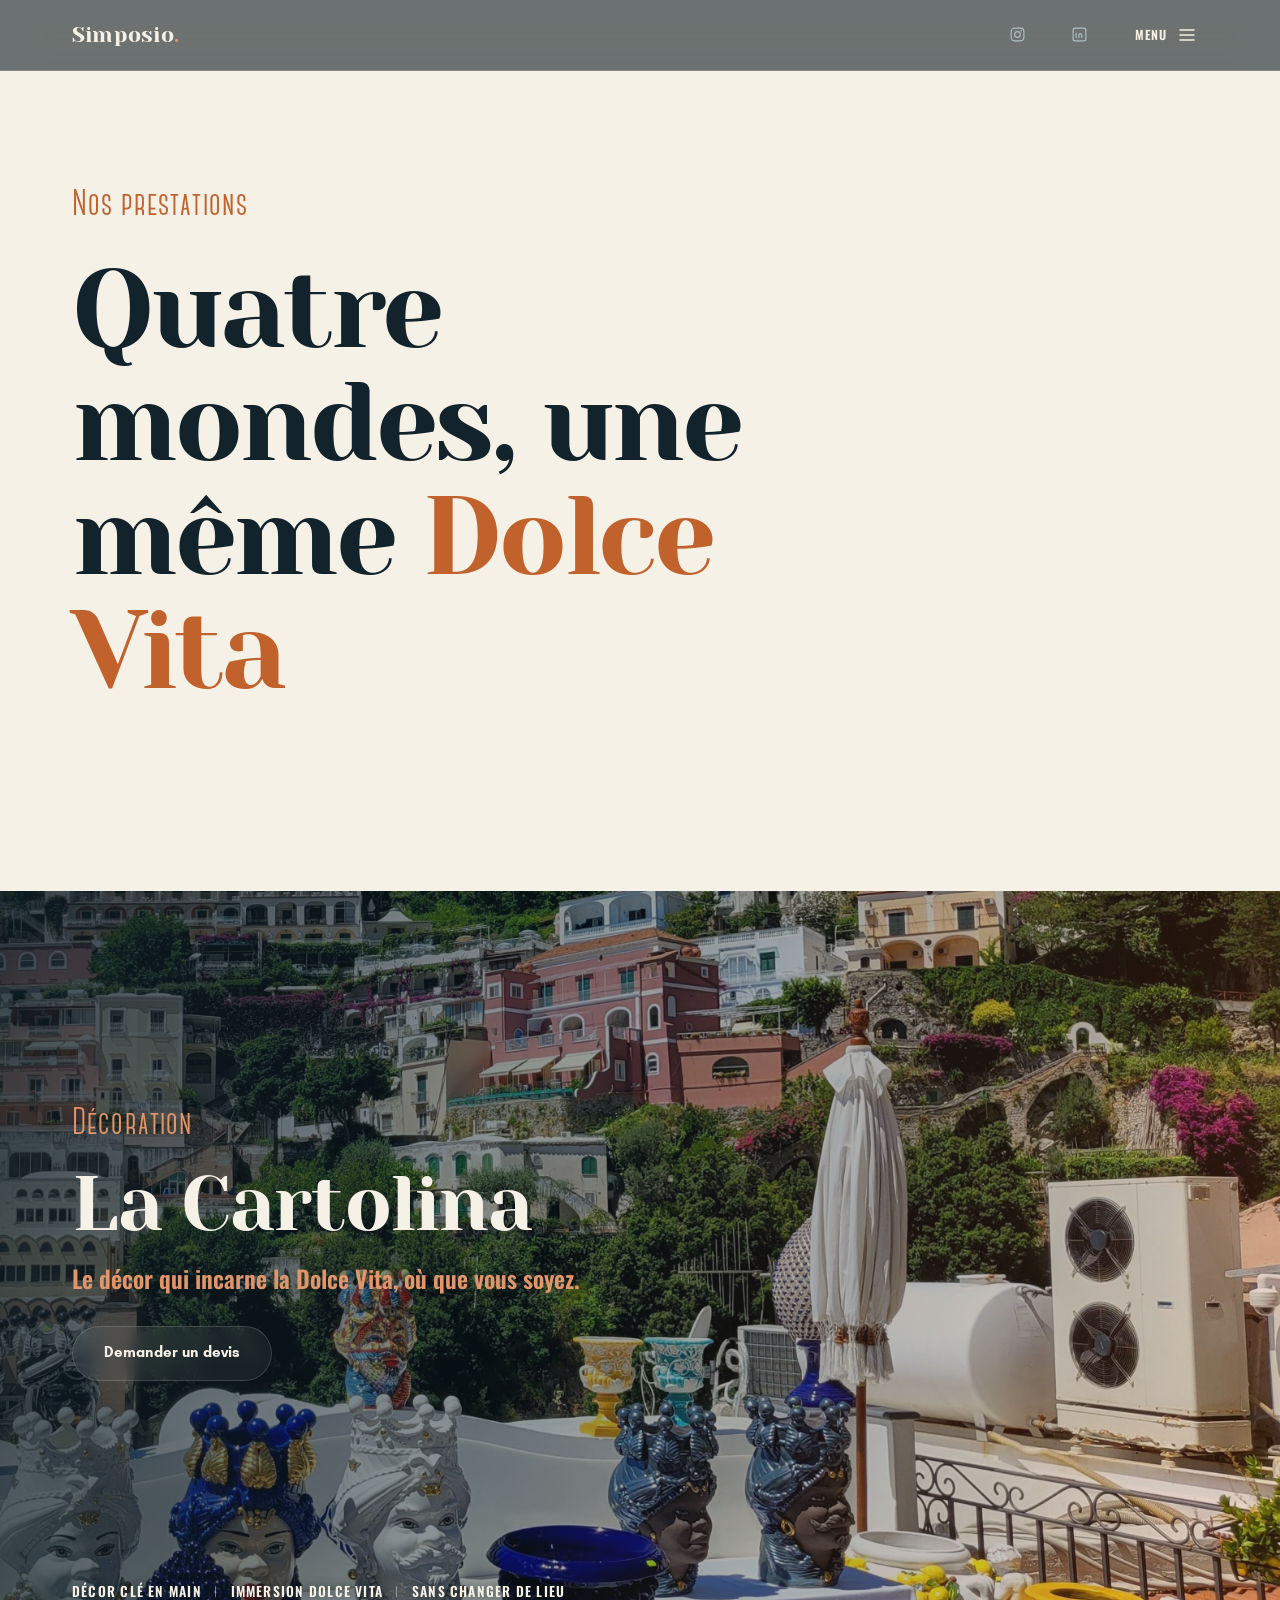
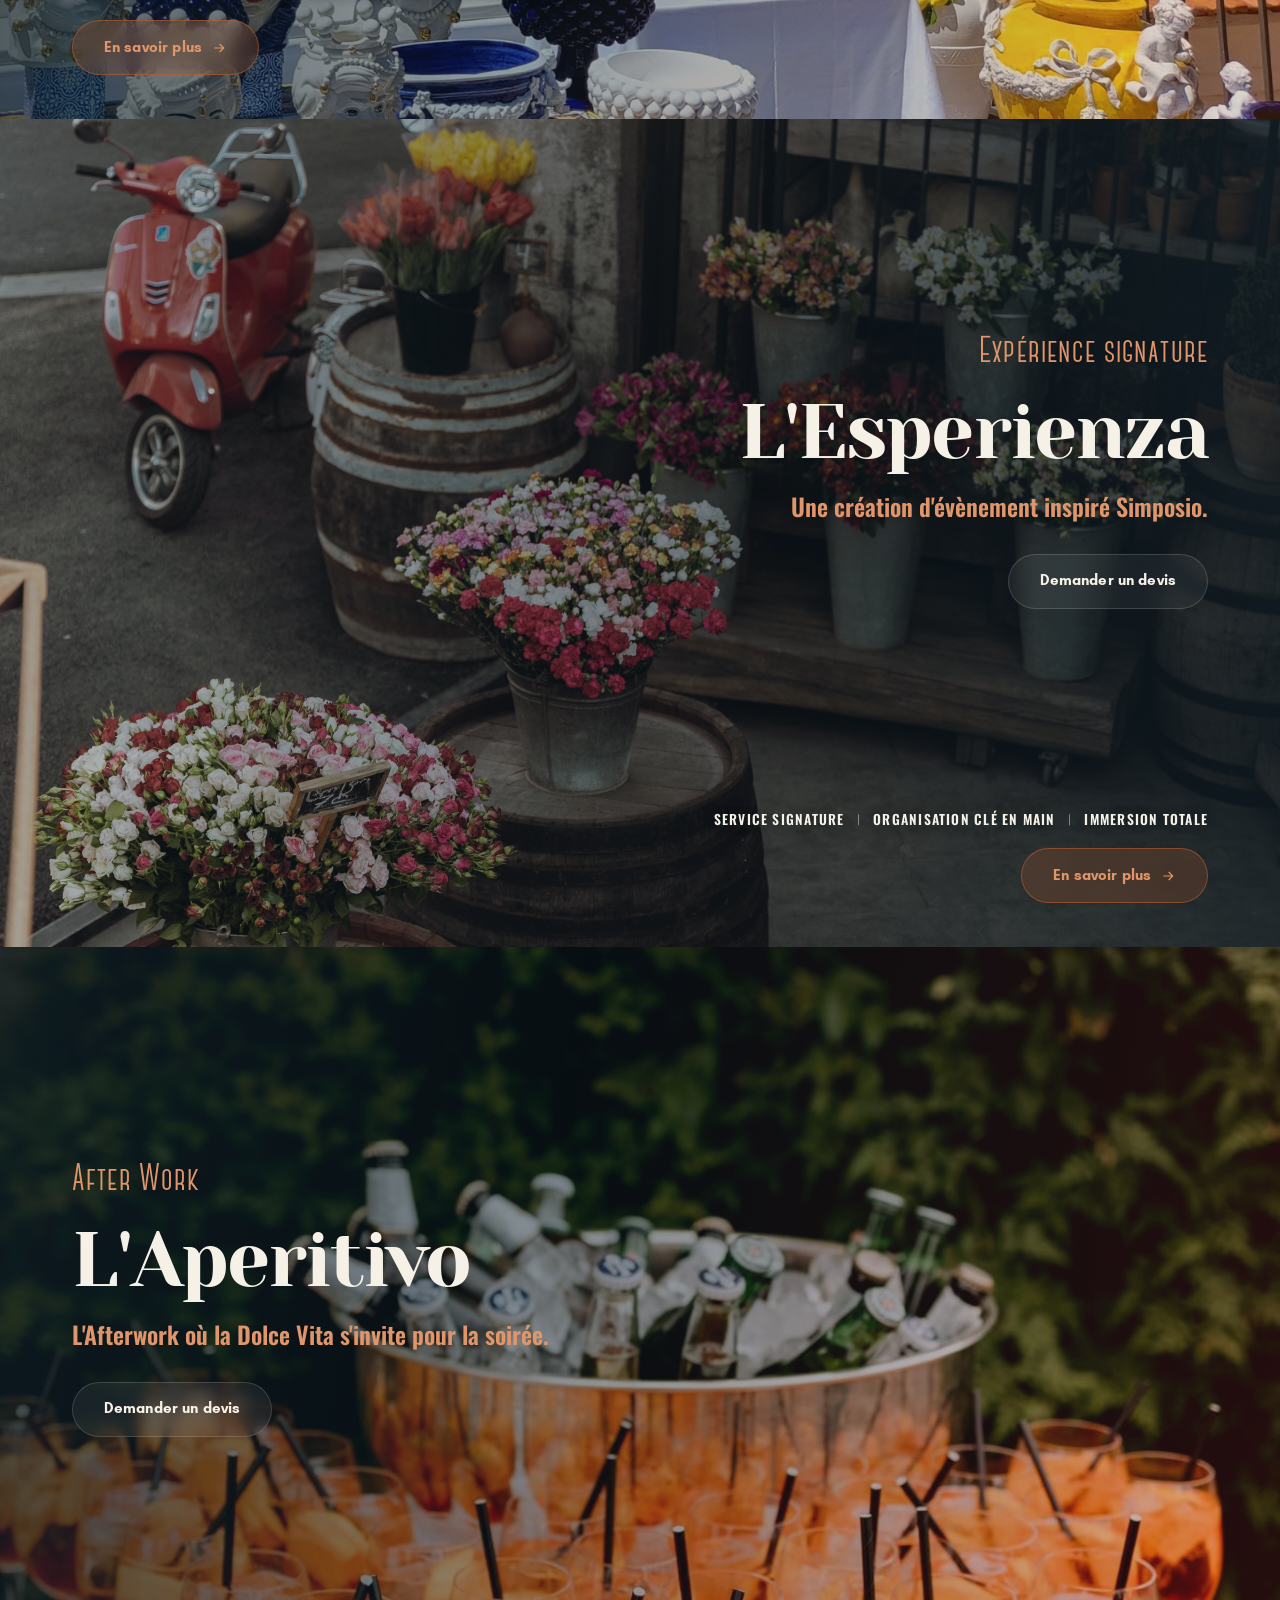
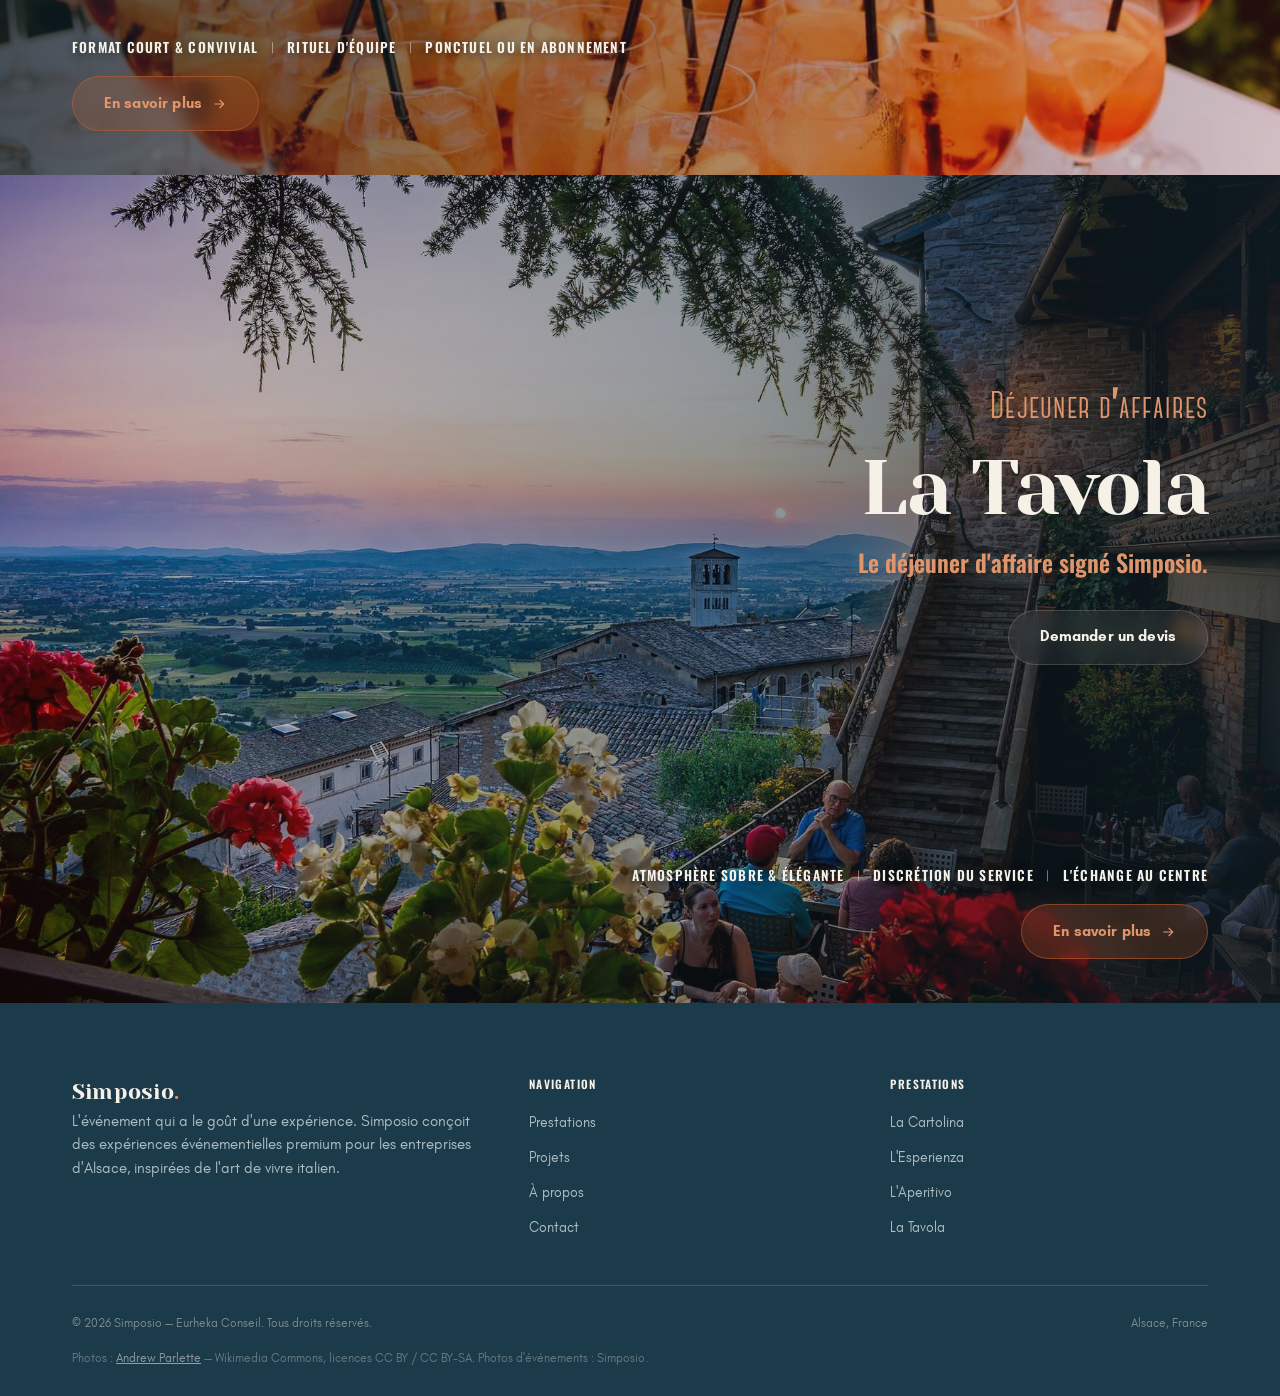
<file: prestations.html>
<!doctype html>
<html lang="fr">
<head>
<meta charset="UTF-8" />
<meta name="viewport" content="width=device-width, initial-scale=1" />
<title>Nos Prestations — Simposio</title>
<meta name="description" content="La Cartolina, L'Esperienza, L'Aperitivo, La Tavola : quatre prestations événementielles Dolce Vita signées Simposio, chacune avec son univers propre." />

<link rel="stylesheet" href="assets/css/style.css" />

<link rel="icon" href="data:image/svg+xml,%3Csvg xmlns='http://www.w3.org/2000/svg' viewBox='0 0 32 32'%3E%3Crect width='32' height='32' rx='4' fill='%231c3b4a'/%3E%3Ctext x='16' y='22' font-family='Georgia,serif' font-size='18' fill='%23c1622d' text-anchor='middle'%3ES%3C/text%3E%3C/svg%3E" />
</head>
<body>

<a class="skip-link" href="#main">Aller au contenu</a>

<!-- ============================== HEADER ============================== -->
<header class="site-header" id="siteHeader">
  <div class="container">
    <a href="index.html" class="logo">Simposio<span>.</span></a>

    <div class="nav-actions">
      <!-- TODO: remplacer # par les vraies URLs Instagram / LinkedIn de Simposio -->
      <a href="#" class="nav-social" target="_blank" rel="noopener" aria-label="Instagram">
        <svg viewBox="0 0 24 24" fill="none" stroke="currentColor" stroke-width="1.6"><rect x="3" y="3" width="18" height="18" rx="5"/><circle cx="12" cy="12" r="4"/><circle cx="17.3" cy="6.7" r="1" fill="currentColor" stroke="none"/></svg>
      </a>
      <a href="#" class="nav-social" target="_blank" rel="noopener" aria-label="LinkedIn">
        <svg viewBox="0 0 24 24" fill="none" stroke="currentColor" stroke-width="1.6"><rect x="3" y="3" width="18" height="18" rx="3"/><path d="M7.2 10v7M7.2 7.2v.01M11.2 17v-4.2a2 2 0 014-.1V17M11.2 12.8V17"/></svg>
      </a>
      <button class="nav-toggle" id="navToggle" aria-expanded="false" aria-controls="mobileMenu" aria-label="Ouvrir le menu">
        <span class="nav-toggle-label">Menu</span>
        <svg viewBox="0 0 24 24" fill="none" stroke="currentColor" stroke-width="1.6"><path d="M3 6h18M3 12h18M3 18h18"/></svg>
      </button>
    </div>
  </div>
</header>

<div class="mobile-menu-scrim" id="mobileMenuScrim"></div>
<div class="mobile-menu" id="mobileMenu">
  <button class="mobile-menu-close" id="mobileMenuClose" aria-label="Fermer le menu">
    <svg viewBox="0 0 24 24" fill="none" stroke="currentColor" stroke-width="1.6"><path d="M6 6l12 12M18 6L6 18"/></svg>
  </button>
  <nav class="mobile-menu-links" aria-label="Navigation principale">
    <a href="index.html"><span class="label">Accueil</span></a>
    <a href="prestations.html" class="is-current" aria-current="page"><span class="label">Prestations</span></a>
    <a href="projets.html"><span class="label">Projets</span></a>
    <a href="engagements.html"><span class="label">À propos</span></a>
    <a href="contact.html"><span class="label">Contact</span></a>
  </nav>
  <div class="mobile-menu-footer">
    <div class="mobile-menu-info">
      <div class="mobile-menu-info-group">
        <span class="eyebrow">Contact</span>
        <a href="mailto:Estellelorusso@eurhekaconseil.com">Estellelorusso<span class="mailto-at">@</span>eurhekaconseil.com</a>
      </div>
      <div class="mobile-menu-info-group">
        <span class="eyebrow">Basée en</span>
        <span class="mobile-menu-location">Alsace, France</span>
      </div>
      <div class="mobile-menu-info-group">
        <span class="eyebrow">Réseaux sociaux</span>
        <!-- TODO: remplacer # par les vraies URLs Instagram / LinkedIn de Simposio -->
        <div class="mobile-menu-social">
          <a href="#" class="nav-social" target="_blank" rel="noopener" aria-label="Instagram">
            <svg viewBox="0 0 24 24" fill="none" stroke="currentColor" stroke-width="1.6"><rect x="3" y="3" width="18" height="18" rx="5"/><circle cx="12" cy="12" r="4"/><circle cx="17.3" cy="6.7" r="1" fill="currentColor" stroke="none"/></svg>
          </a>
          <a href="#" class="nav-social" target="_blank" rel="noopener" aria-label="LinkedIn">
            <svg viewBox="0 0 24 24" fill="none" stroke="currentColor" stroke-width="1.6"><rect x="3" y="3" width="18" height="18" rx="3"/><path d="M7.2 10v7M7.2 7.2v.01M11.2 17v-4.2a2 2 0 014-.1V17M11.2 12.8V17"/></svg>
          </a>
        </div>
      </div>
    </div>
  </div>
</div>

<main id="main">

  <div class="page-header">
    <div class="container">
      <span class="eyebrow" data-reveal>Nos prestations</span>
      <h1 data-reveal class="title-slide">Quatre mondes, une même <span class="accent">Dolce Vita</span></h1>
    </div>
  </div>

  <section class="prestations">
    <article class="world world-cartolina formula-slide-left" id="world-cartolina" data-reveal>
      <div class="world-media">
        <img class="world-media-photo world-media-photo--pos-low" src="assets/img/positano-ceramiche-decor.jpg" alt="Étal de céramiques colorées de Positano (têtes de Maure, citrons, vases), gros plan sur la décoration avec le village en arrière-plan" loading="lazy" decoding="async" width="2400" height="1020" />
      </div>
      <div class="world-tags-wrap">
        <div class="container">
          <ul class="world-tags">
            <li>Décor clé en main</li>
            <li>Immersion Dolce Vita</li>
            <li>Sans changer de lieu</li>
          </ul>
          <button type="button" class="world-more-trigger btn btn-terracotta" data-more-toggle aria-expanded="false" aria-controls="cartolinaMorePanel">
            En savoir plus
            <svg viewBox="0 0 24 24" fill="none" stroke="currentColor" stroke-width="1.8"><path d="M5 12h14M13 6l6 6-6 6"/></svg>
          </button>
        </div>
      </div>
      <div class="world-more-panel" id="cartolinaMorePanel" data-more-panel>
        <div class="world-more-panel-inner">
          <button type="button" class="world-more-close" data-more-close aria-label="Fermer">
            <svg viewBox="0 0 24 24" fill="none" stroke="currentColor" stroke-width="1.6"><path d="M6 6l12 12M18 6L6 18"/></svg>
          </button>
          <p>
            La Cartolina, c'est la scénographie complète d'un lieu qui n'existe pas encore : mobilier chiné,
            éclairage d'ambiance, signalétique et musique composent un décor entièrement pensé pour transporter
            vos invités en Italie, sans qu'il soit nécessaire de changer de traiteur ni de lieu. Nous habillons
            l'espace ; vous gardez la main sur la restauration.
          </p>
        </div>
      </div>
      <div class="world-copy">
        <div class="container">
          <div class="world-copy-inner" data-reveal>
            <span class="eyebrow on-dark">Décoration</span>
            <h2>La Cartolina</h2>
            <p class="tagline">Le décor qui incarne la Dolce Vita, où que vous soyez.</p>
            <a href="contact.html?service=La+Cartolina+%E2%80%94+D%C3%A9coration" class="btn btn-outline">Demander un devis</a>
          </div>
        </div>
      </div>
    </article>

    <article class="world world-esperienza formula-slide-right" id="world-esperienza" data-reveal>
      <div class="world-media">
        <img class="world-media-photo" src="assets/img/vespa-fleuriste-rue.jpg" alt="Vespa rouge vintage garée devant un fleuriste italien, tonneaux en bois et brassées de fleurs colorées" loading="lazy" decoding="async" width="2400" height="1600" />
      </div>
      <div class="world-tags-wrap">
        <div class="container">
          <ul class="world-tags">
            <li>Service signature</li>
            <li>Organisation clé en main</li>
            <li>Immersion totale</li>
          </ul>
          <button type="button" class="world-more-trigger btn btn-terracotta" data-more-toggle aria-expanded="false" aria-controls="esperienzaMorePanel">
            En savoir plus
            <svg viewBox="0 0 24 24" fill="none" stroke="currentColor" stroke-width="1.8"><path d="M5 12h14M13 6l6 6-6 6"/></svg>
          </button>
        </div>
      </div>
      <div class="world-more-panel" id="esperienzaMorePanel" data-more-panel>
        <div class="world-more-panel-inner">
          <button type="button" class="world-more-close" data-more-close aria-label="Fermer">
            <svg viewBox="0 0 24 24" fill="none" stroke="currentColor" stroke-width="1.6"><path d="M6 6l12 12M18 6L6 18"/></svg>
          </button>
          <p>
            Notre prestation la plus complète : décoration, animation, gastronomie italienne, boissons et
            personnel de service, pensés comme un seul geste, du premier regard à la dernière gorgée.
            L'Esperienza est notre service signature — celui qui délègue l'organisation et l'exécution
            de bout en bout, pour une immersion totale et sans effort.
          </p>
        </div>
      </div>
      <div class="world-copy">
        <div class="container">
          <div class="world-copy-inner" data-reveal>
            <span class="eyebrow on-dark">Expérience signature</span>
            <h2>L'Esperienza</h2>
            <p class="tagline">Une création d'évènement inspiré Simposio.</p>
            <a href="contact.html?service=L%27Esperienza+%E2%80%94+Exp%C3%A9rience+signature" class="btn btn-outline">Demander un devis</a>
          </div>
        </div>
      </div>
    </article>

    <article class="world world-aperitivo formula-slide-left" id="world-aperitivo" data-reveal>
      <div class="world-media">
        <img class="world-media-photo" src="assets/img/evenement-rangee-spritz.jpg" alt="Rangée de spritz servis dans de grands verres à pied, avec un seau à glace argenté et des bouteilles en arrière-plan devant une haie verdoyante" loading="lazy" decoding="async" width="1199" height="1799" />
      </div>
      <div class="world-tags-wrap">
        <div class="container">
          <ul class="world-tags">
            <li>Format court &amp; convivial</li>
            <li>Rituel d'équipe</li>
            <li>Ponctuel ou en abonnement</li>
          </ul>
          <button type="button" class="world-more-trigger btn btn-terracotta" data-more-toggle aria-expanded="false" aria-controls="aperitivoMorePanel">
            En savoir plus
            <svg viewBox="0 0 24 24" fill="none" stroke="currentColor" stroke-width="1.8"><path d="M5 12h14M13 6l6 6-6 6"/></svg>
          </button>
        </div>
      </div>
      <div class="world-more-panel" id="aperitivoMorePanel" data-more-panel>
        <div class="world-more-panel-inner">
          <button type="button" class="world-more-close" data-more-close aria-label="Fermer">
            <svg viewBox="0 0 24 24" fill="none" stroke="currentColor" stroke-width="1.6"><path d="M6 6l12 12M18 6L6 18"/></svg>
          </button>
          <p>
            Un format court et moins formel, pensé pour la tombée du jour : un socle fixe — comptoir illuminé,
            guirlandes, spritz et cicchetti — complété d'options à la carte selon vos envies. L'Aperitivo se vit
            ponctuellement ou en abonnement mensuel, pour installer un vrai rituel de cohésion d'équipe.
          </p>
        </div>
      </div>
      <div class="world-copy">
        <div class="container">
          <div class="world-copy-inner" data-reveal>
            <span class="eyebrow on-dark">After Work</span>
            <h2>L'Aperitivo</h2>
            <p class="tagline">L'Afterwork où la Dolce Vita s'invite pour la soirée.</p>
            <a href="contact.html?service=L%27Aperitivo+%E2%80%94+After+Work" class="btn btn-outline">Demander un devis</a>
          </div>
        </div>
      </div>
    </article>

    <article class="world world-tavola formula-slide-right" id="world-tavola" data-reveal>
      <div class="world-media">
        <img class="world-media-photo" src="assets/img/terrace-dinner-assisi.jpg" alt="Dîner sur une terrasse à Assise, à l'heure dorée, avec vue sur la campagne ombrienne" loading="lazy" decoding="async" width="1800" height="1200" />
      </div>
      <div class="world-tags-wrap">
        <div class="container">
          <ul class="world-tags">
            <li>Atmosphère sobre &amp; élégante</li>
            <li>Discrétion du service</li>
            <li>L'échange au centre</li>
          </ul>
          <button type="button" class="world-more-trigger btn btn-terracotta" data-more-toggle aria-expanded="false" aria-controls="tavolaMorePanel">
            En savoir plus
            <svg viewBox="0 0 24 24" fill="none" stroke="currentColor" stroke-width="1.8"><path d="M5 12h14M13 6l6 6-6 6"/></svg>
          </button>
        </div>
      </div>
      <div class="world-more-panel" id="tavolaMorePanel" data-more-panel>
        <div class="world-more-panel-inner">
          <button type="button" class="world-more-close" data-more-close aria-label="Fermer">
            <svg viewBox="0 0 24 24" fill="none" stroke="currentColor" stroke-width="1.6"><path d="M6 6l12 12M18 6L6 18"/></svg>
          </button>
          <p>
            Une atmosphère soignée et volontairement sobre, loin du registre festif : un menu imaginé sur mesure,
            accompagné de vins italiens, servi avec discrétion. Aucune animation ne vient détourner l'attention —
            La Tavola est pensée pour garder l'essentiel au centre de la table : l'échange.
          </p>
        </div>
      </div>
      <div class="world-copy">
        <div class="container">
          <div class="world-copy-inner" data-reveal>
            <span class="eyebrow on-dark">Déjeuner d'affaires</span>
            <h2>La Tavola</h2>
            <p class="tagline">Le déjeuner d'affaire signé Simposio.</p>
            <a href="contact.html?service=La+Tavola+%E2%80%94+D%C3%A9jeuner+d%27affaires" class="btn btn-outline">Demander un devis</a>
          </div>
        </div>
      </div>
    </article>
  </section>


</main>

<!-- ============================== FOOTER ============================== -->
<footer class="site-footer">
  <div class="container">
    <div class="footer-grid">
      <div class="footer-brand">
        <a href="index.html" class="logo">Simposio<span>.</span></a>
        <p>L'événement qui a le goût d'une expérience. Simposio conçoit des expériences événementielles premium
          pour les entreprises d'Alsace, inspirées de l'art de vivre italien.</p>
      </div>
      <div class="footer-col">
        <h4>Navigation</h4>
        <ul>
          <li><a href="prestations.html">Prestations</a></li>
          <li><a href="projets.html">Projets</a></li>
          <li><a href="engagements.html">À propos</a></li>
          <li><a href="contact.html">Contact</a></li>
        </ul>
      </div>
      <div class="footer-col">
        <h4>Prestations</h4>
        <ul>
          <li><a href="prestations.html#world-cartolina">La Cartolina</a></li>
          <li><a href="prestations.html#world-esperienza">L'Esperienza</a></li>
          <li><a href="prestations.html#world-aperitivo">L'Aperitivo</a></li>
          <li><a href="prestations.html#world-tavola">La Tavola</a></li>
        </ul>
      </div>
    </div>
    <div class="footer-bottom">
      <span>&copy; <span id="year"></span> Simposio — Eurheka Conseil. Tous droits réservés.</span>
      <span>Alsace, France</span>
    </div>
    <p class="photo-credits">
      Photos : <a href="https://commons.wikimedia.org/wiki/File:Terrace_Dinner_in_Assisi.jpg" target="_blank" rel="noopener">Andrew Parlette</a>
      — Wikimedia Commons, licences CC BY / CC BY-SA. Photos d'événements : Simposio.
    </p>
  </div>
</footer>

<script src="assets/js/main.js"></script>
</body>
</html>
</content>
</file>
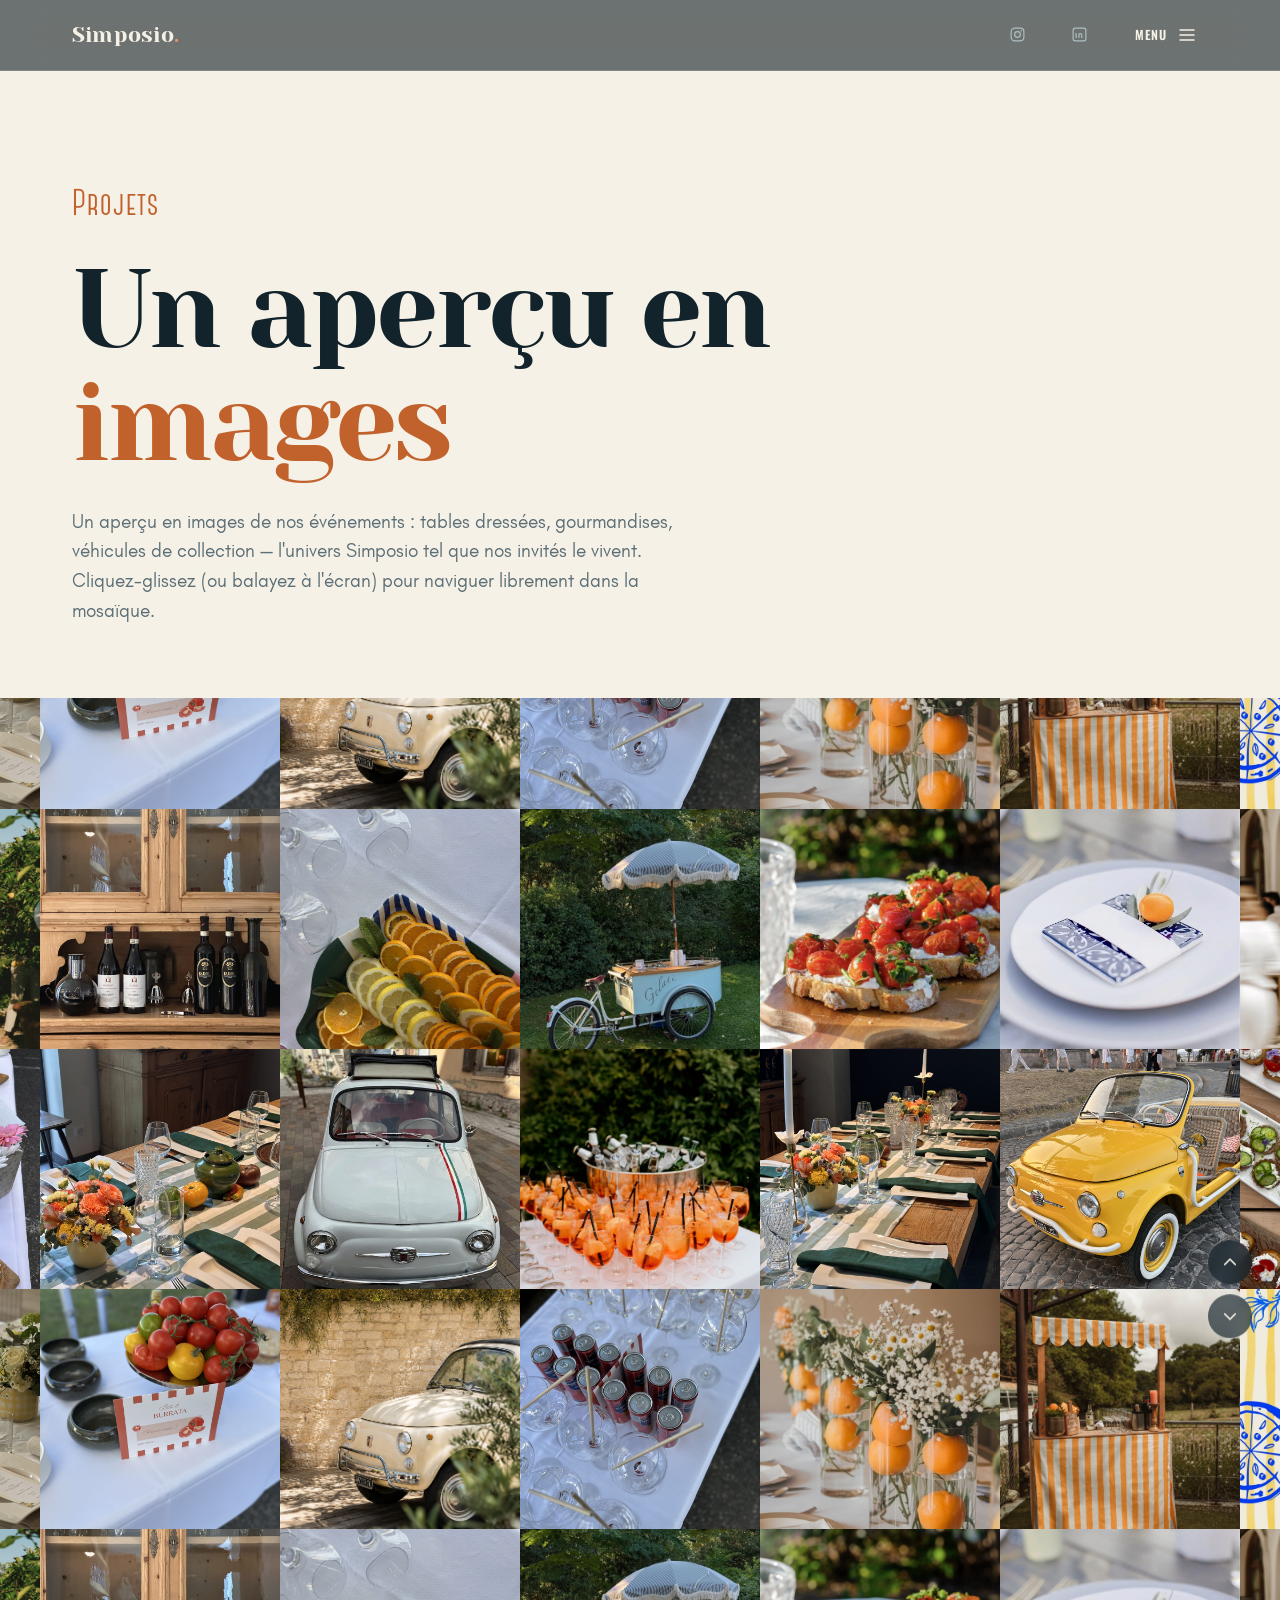
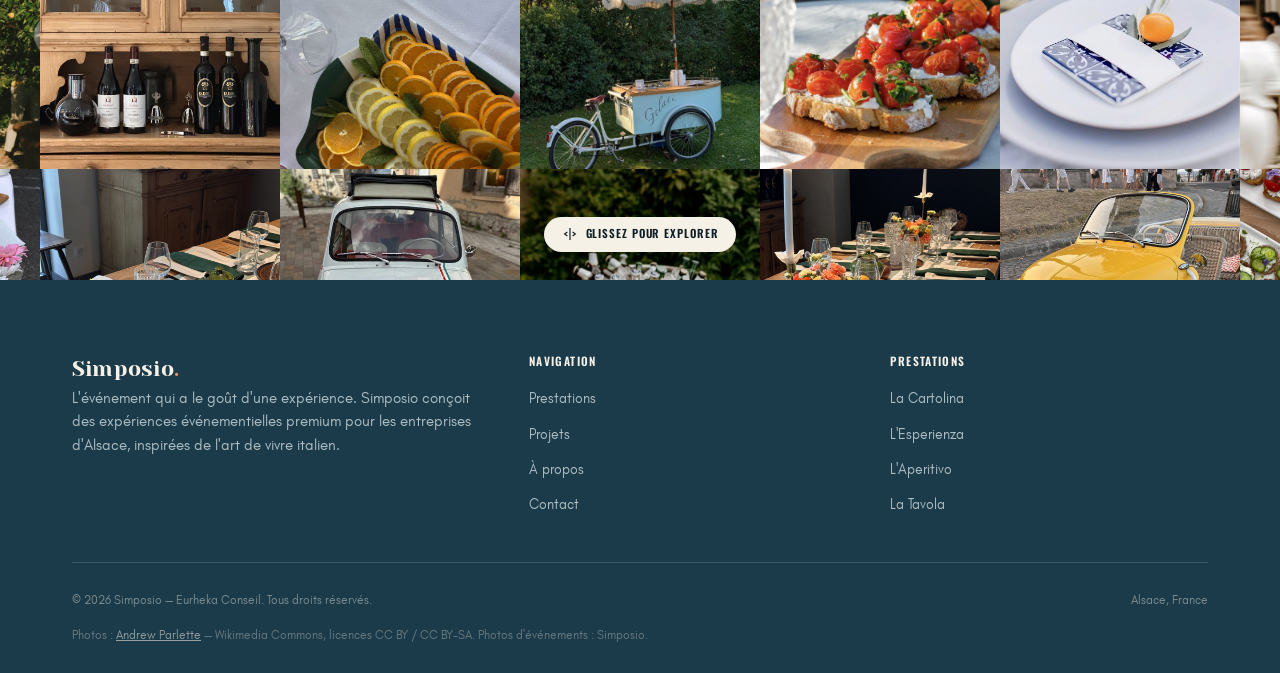
<file: projets.html>
<!doctype html>
<html lang="fr">
<head>
<meta charset="UTF-8" />
<meta name="viewport" content="width=device-width, initial-scale=1" />
<title>Projets — Simposio</title>
<meta name="description" content="Un aperçu en images de l'univers Dolce Vita Simposio : lumières, matières et lieux qui inspirent chacune de nos scénographies." />

<link rel="stylesheet" href="assets/css/style.css" />

<link rel="icon" href="data:image/svg+xml,%3Csvg xmlns='http://www.w3.org/2000/svg' viewBox='0 0 32 32'%3E%3Crect width='32' height='32' rx='4' fill='%231c3b4a'/%3E%3Ctext x='16' y='22' font-family='Georgia,serif' font-size='18' fill='%23c1622d' text-anchor='middle'%3ES%3C/text%3E%3C/svg%3E" />
</head>
<body>

<a class="skip-link" href="#main">Aller au contenu</a>

<!-- ============================== HEADER ============================== -->
<header class="site-header" id="siteHeader">
  <div class="container">
    <a href="index.html" class="logo">Simposio<span>.</span></a>

    <div class="nav-actions">
      <!-- TODO: remplacer # par les vraies URLs Instagram / LinkedIn de Simposio -->
      <a href="#" class="nav-social" target="_blank" rel="noopener" aria-label="Instagram">
        <svg viewBox="0 0 24 24" fill="none" stroke="currentColor" stroke-width="1.6"><rect x="3" y="3" width="18" height="18" rx="5"/><circle cx="12" cy="12" r="4"/><circle cx="17.3" cy="6.7" r="1" fill="currentColor" stroke="none"/></svg>
      </a>
      <a href="#" class="nav-social" target="_blank" rel="noopener" aria-label="LinkedIn">
        <svg viewBox="0 0 24 24" fill="none" stroke="currentColor" stroke-width="1.6"><rect x="3" y="3" width="18" height="18" rx="3"/><path d="M7.2 10v7M7.2 7.2v.01M11.2 17v-4.2a2 2 0 014-.1V17M11.2 12.8V17"/></svg>
      </a>
      <button class="nav-toggle" id="navToggle" aria-expanded="false" aria-controls="mobileMenu" aria-label="Ouvrir le menu">
        <span class="nav-toggle-label">Menu</span>
        <svg viewBox="0 0 24 24" fill="none" stroke="currentColor" stroke-width="1.6"><path d="M3 6h18M3 12h18M3 18h18"/></svg>
      </button>
    </div>
  </div>
</header>

<div class="mobile-menu-scrim" id="mobileMenuScrim"></div>
<div class="mobile-menu" id="mobileMenu">
  <button class="mobile-menu-close" id="mobileMenuClose" aria-label="Fermer le menu">
    <svg viewBox="0 0 24 24" fill="none" stroke="currentColor" stroke-width="1.6"><path d="M6 6l12 12M18 6L6 18"/></svg>
  </button>
  <nav class="mobile-menu-links" aria-label="Navigation principale">
    <a href="index.html"><span class="label">Accueil</span></a>
    <a href="prestations.html"><span class="label">Prestations</span></a>
    <a href="projets.html" class="is-current" aria-current="page"><span class="label">Projets</span></a>
    <a href="engagements.html"><span class="label">À propos</span></a>
    <a href="contact.html"><span class="label">Contact</span></a>
  </nav>
  <div class="mobile-menu-footer">
    <div class="mobile-menu-info">
      <div class="mobile-menu-info-group">
        <span class="eyebrow">Contact</span>
        <a href="mailto:Estellelorusso@eurhekaconseil.com">Estellelorusso<span class="mailto-at">@</span>eurhekaconseil.com</a>
      </div>
      <div class="mobile-menu-info-group">
        <span class="eyebrow">Basée en</span>
        <span class="mobile-menu-location">Alsace, France</span>
      </div>
      <div class="mobile-menu-info-group">
        <span class="eyebrow">Réseaux sociaux</span>
        <!-- TODO: remplacer # par les vraies URLs Instagram / LinkedIn de Simposio -->
        <div class="mobile-menu-social">
          <a href="#" class="nav-social" target="_blank" rel="noopener" aria-label="Instagram">
            <svg viewBox="0 0 24 24" fill="none" stroke="currentColor" stroke-width="1.6"><rect x="3" y="3" width="18" height="18" rx="5"/><circle cx="12" cy="12" r="4"/><circle cx="17.3" cy="6.7" r="1" fill="currentColor" stroke="none"/></svg>
          </a>
          <a href="#" class="nav-social" target="_blank" rel="noopener" aria-label="LinkedIn">
            <svg viewBox="0 0 24 24" fill="none" stroke="currentColor" stroke-width="1.6"><rect x="3" y="3" width="18" height="18" rx="3"/><path d="M7.2 10v7M7.2 7.2v.01M11.2 17v-4.2a2 2 0 014-.1V17M11.2 12.8V17"/></svg>
          </a>
        </div>
      </div>
    </div>
  </div>
</div>

<main id="main">

  <div class="page-header">
    <div class="container">
      <span class="eyebrow" data-reveal>Projets</span>
      <h1 data-reveal class="title-slide">Un aperçu en <span class="accent">images</span></h1>
      <p class="lede" data-reveal>
        Un aperçu en images de nos événements : tables dressées, gourmandises, véhicules de collection —
        l'univers Simposio tel que nos invités le vivent. Cliquez-glissez (ou balayez à l'écran) pour
        naviguer librement dans la mosaïque.
      </p>
    </div>
  </div>

  <section class="mosaic-section">
    <div class="mosaic-viewport" id="mosaicViewport" tabindex="0" role="img" aria-label="Mosaïque de photos d'inspiration Simposio, navigable au glisser-déposer et aux flèches du clavier">
      <div class="mosaic-track" id="mosaicTrack"></div>
      <span class="mosaic-hint" id="mosaicHint" aria-hidden="true">
        <svg viewBox="0 0 24 24" fill="none" stroke="currentColor" stroke-width="1.8"><path d="M8 9l-4 3 4 3M16 9l4 3-4 3M12 3v18"/></svg>
        Glissez pour explorer
      </span>
    </div>
    <div class="page-scroll-nav">
      <button type="button" class="page-scroll-nav-btn" id="scrollTopBtn" aria-label="Retourner en haut de la page">
        <svg viewBox="0 0 24 24" fill="none" stroke="currentColor" stroke-width="2.2" stroke-linecap="round" stroke-linejoin="round"><path d="M5 15l7-7 7 7"/></svg>
      </button>
      <button type="button" class="page-scroll-nav-btn" id="scrollBottomBtn" aria-label="Aller en bas de la page">
        <svg viewBox="0 0 24 24" fill="none" stroke="currentColor" stroke-width="2.2" stroke-linecap="round" stroke-linejoin="round"><path d="M5 9l7 7 7-7"/></svg>
      </button>
    </div>
  </section>


</main>

<!-- ============================== FOOTER ============================== -->
<footer class="site-footer">
  <div class="container">
    <div class="footer-grid">
      <div class="footer-brand">
        <a href="index.html" class="logo">Simposio<span>.</span></a>
        <p>L'événement qui a le goût d'une expérience. Simposio conçoit des expériences événementielles premium
          pour les entreprises d'Alsace, inspirées de l'art de vivre italien.</p>
      </div>
      <div class="footer-col">
        <h4>Navigation</h4>
        <ul>
          <li><a href="prestations.html">Prestations</a></li>
          <li><a href="projets.html">Projets</a></li>
          <li><a href="engagements.html">À propos</a></li>
          <li><a href="contact.html">Contact</a></li>
        </ul>
      </div>
      <div class="footer-col">
        <h4>Prestations</h4>
        <ul>
          <li><a href="prestations.html#world-cartolina">La Cartolina</a></li>
          <li><a href="prestations.html#world-esperienza">L'Esperienza</a></li>
          <li><a href="prestations.html#world-aperitivo">L'Aperitivo</a></li>
          <li><a href="prestations.html#world-tavola">La Tavola</a></li>
        </ul>
      </div>
    </div>
    <div class="footer-bottom">
      <span>&copy; <span id="year"></span> Simposio — Eurheka Conseil. Tous droits réservés.</span>
      <span>Alsace, France</span>
    </div>
    <p class="photo-credits">
      Photos : <a href="https://commons.wikimedia.org/wiki/File:Terrace_Dinner_in_Assisi.jpg" target="_blank" rel="noopener">Andrew Parlette</a>
      — Wikimedia Commons, licences CC BY / CC BY-SA. Photos d'événements : Simposio.
    </p>
  </div>
</footer>

<script src="assets/js/main.js"></script>
</body>
</html>
</content>
</file>
<file: assets/css/style.css>
/* ==========================================================================
   Fonts — self-hosted, SIL Open Font License (see assets/fonts/<font>/LICENSE.txt)
   ========================================================================== */
@font-face {
  font-family: "Glacial Indifference";
  font-style: normal;
  font-weight: 400;
  font-display: swap;
  src:
    url("../fonts/glacial-indifference/glacial-indifference-400.woff2") format("woff2"),
    url("../fonts/glacial-indifference/glacial-indifference-400.woff") format("woff");
}
@font-face {
  font-family: "Glacial Indifference";
  font-style: italic;
  font-weight: 400;
  font-display: swap;
  src:
    url("../fonts/glacial-indifference/glacial-indifference-400italic.woff2") format("woff2"),
    url("../fonts/glacial-indifference/glacial-indifference-400italic.woff") format("woff");
}
@font-face {
  font-family: "Glacial Indifference";
  font-style: normal;
  font-weight: 700;
  font-display: swap;
  src:
    url("../fonts/glacial-indifference/glacial-indifference-700.woff2") format("woff2"),
    url("../fonts/glacial-indifference/glacial-indifference-700.woff") format("woff");
}
@font-face {
  font-family: "Yeseva One";
  font-style: normal;
  font-weight: 400;
  font-display: swap;
  src: url("../fonts/yeseva-one/yeseva-one-400.woff2") format("woff2");
}
@font-face {
  font-family: "Oswald";
  font-style: normal;
  font-weight: 200 700;
  font-display: swap;
  src: url("../fonts/oswald/oswald-variable.woff2") format("woff2-variations"), url("../fonts/oswald/oswald-variable.woff2") format("woff2");
}
/* Canter — real brand font, supplied directly by the client (licensed for
   this project) on 2026-08-13. Named "Canter Accent" here (not "Canter")
   and kept out of --font-subtitle on purpose: --font-subtitle's stack used
   to list "Canter" first as a placeholder for whenever the real font
   arrived, so registering it under that exact name would have silently
   flipped every Oswald-styled label/nav-link site-wide to Canter the
   moment this @font-face loaded. Used only via --font-accent, exclusively
   for .eyebrow (the client tried it as scattered one-off touches first,
   then explicitly asked to consolidate it to just this one role). */
@font-face {
  font-family: "Canter Accent";
  font-style: normal;
  font-weight: 300;
  font-display: swap;
  src:
    url("../fonts/canter/canter-light.woff2") format("woff2"),
    url("../fonts/canter/canter-light.woff") format("woff");
}
@font-face {
  font-family: "Canter Accent";
  font-style: normal;
  font-weight: 700;
  font-display: swap;
  src:
    url("../fonts/canter/canter-bold.woff2") format("woff2"),
    url("../fonts/canter/canter-bold.woff") format("woff");
}
/* Liana — reçue directement de la cliente le 2026-09-02 (elle possède déjà
   la licence, comme pour Canter), essayée sur la citation de la fondatrice
   (`.founder-quote-minimal`) — voir assets/fonts/README.md pour le détail.
   **Servie en `.otf` brut, pas en `.woff2`/`.woff`** contrairement aux
   autres polices du site : `fontTools` (l'outil utilisé pour convertir
   Canter) n'est pas installable dans cet environnement (accès réseau à
   PyPI/npm bloqué, testé et confirmé avant de renoncer à la conversion) —
   servir l'OTF directement reste un choix `@font-face`/self-hosting
   parfaitement valide et supporté par tous les navigateurs modernes, sans
   dépendance externe ; seul le gain de compression de WOFF2 est perdu,
   négligeable ici (fichier déjà à 32 Ko). Si l'outil de conversion devient
   disponible plus tard, convertir en `.woff2`/`.woff` pour rester cohérent
   avec le reste du site. */
@font-face {
  font-family: "Liana";
  font-style: normal;
  font-weight: 400;
  font-display: swap;
  src: url("../fonts/liana/liana-regular.otf") format("opentype");
}

/* ==========================================================================
   Simposio — Design tokens (Apple-inspired: huge type, glass, gradients,
   scroll storytelling — brand palette reduced to primary colors only)
   ========================================================================== */
:root {
  /* Brand — primary colors */
  --navy: #1c3b4a;
  --navy-700: #234a5c;
  --navy-900: #101f27;
  --navy-rgb: 28, 59, 74;
  --terracotta: #c1622d;
  --terracotta-600: #a84f21;
  --terracotta-300: #e0956a;
  --terracotta-rgb: 193, 98, 45;
  --cream: #f6f1e7;
  --cream-dim: #ece3d1;
  --white: #ffffff;
  --ink: #12232b;

  /* Brand — secondary colors (used sparingly, to give each "univers" its own tint) */
  --rosso-ombria: #4a1c1c;
  --rosso-ombria-rgb: 74, 28, 28;
  --rosso-venezia: #9d3636;
  --rosso-venezia-rgb: 157, 54, 54;

  /* Semantic */
  --bg: var(--cream);
  --bg-dim: var(--cream-dim);
  --bg-dark: var(--navy);
  --bg-dark-deep: var(--navy-900);
  --fg: var(--ink);
  --fg-inverse: var(--cream);
  --fg-muted: #5c6f76;
  --fg-muted-inverse: #aebfc4;
  --accent: var(--terracotta);
  --accent-hover: var(--terracotta-600);
  --border: rgba(28, 59, 74, 0.1);
  --border-inverse: rgba(246, 241, 231, 0.16);
  --glass-bg: rgba(246, 241, 231, 0.72);
  --glass-bg-dark: rgba(16, 31, 39, 0.6);
  --glass-border: rgba(255, 255, 255, 0.4);

  /* Type — brand system: Yeseva One (titre) / Canter (sous-titre) / Glacial
     Indifference (corps). Canter's real files were supplied by the client
     on 2026-08-13, but deliberately kept out of this systematic
     --font-subtitle stack — see --font-accent and the @font-face comment
     above for why. Oswald remains the everyday sous-titre font (nav links,
     form labels, footer headings...) — Canter is reserved for .eyebrow only. */
  --font-display: "Yeseva One", "Georgia", serif;
  --font-subtitle: "Oswald", "Helvetica Neue", Arial, sans-serif;
  --font-body: "Glacial Indifference", "Helvetica Neue", Arial, sans-serif;
  /* Canter — exclusively the .eyebrow font (the small baseline label before
     a title). Looks best in its natural mixed case (small-caps character),
     not uppercase — see .eyebrow below. */
  --font-accent: "Canter Accent", "Oswald", "Helvetica Neue", Arial, sans-serif;

  /* Spacing scale — generous, Apple-like breathing room */
  --space-1: 0.5rem;
  --space-2: 1rem;
  --space-3: 1.75rem;
  --space-4: 2.75rem;
  --space-5: 4.5rem;
  --space-6: 7rem;
  --space-7: 10rem;

  /* Motion */
  --ease: cubic-bezier(0.16, 1, 0.3, 1);
  --ease-soft: cubic-bezier(0.22, 0.61, 0.36, 1);
  --dur-fast: 220ms;
  --dur: 420ms;
  --dur-slow: 900ms;

  --radius-sm: 14px;
  --radius: 24px;
  --radius-lg: 36px;
  --max-width: 1320px;
}

/* ==========================================================================
   Reset
   ========================================================================== */
*, *::before, *::after { box-sizing: border-box; }
html { scroll-behavior: smooth; overflow-x: clip; }
@media (prefers-reduced-motion: reduce) {
  html { scroll-behavior: auto; }
  *, *::before, *::after {
    animation-duration: 0.01ms !important;
    animation-iteration-count: 1 !important;
    transition-duration: 0.01ms !important;
    scroll-behavior: auto !important;
  }
}

body, h1, h2, h3, h4, p, figure, blockquote { margin: 0; }
img { max-width: 100%; display: block; }
ul, ol { list-style: none; margin: 0; padding: 0; }
a { color: inherit; text-decoration: none; }
button { font: inherit; cursor: pointer; }
input, select, textarea { font: inherit; }
svg { display: block; }

body {
  font-family: var(--font-body);
  background: var(--bg);
  color: var(--fg);
  font-size: 16px;
  line-height: 1.6;
  -webkit-font-smoothing: antialiased;
  overflow-x: clip;
}
/* Bloque le scroll de la page pendant que le menu (désormais un tiroir
   occupant la moitié de la largeur, cf. `.mobile-menu` plus bas) est
   ouvert (2026-09-02, cf. `main.js`) : la moitié gauche de l'écran reste
   occupée par la page réelle pendant la consultation du menu — sans ce
   verrou, la faire défiler pendant que le menu est ouvert serait
   déroutant (le contenu visible à côté du menu changerait sans rapport
   avec la navigation en cours). */
html.menu-open { overflow: hidden; }

.container {
  width: 100%;
  max-width: var(--max-width);
  margin-inline: auto;
  padding-inline: var(--space-3);
}
@media (min-width: 768px) { .container { padding-inline: var(--space-5); } }

/* ==========================================================================
   Typography — big, tight, Apple-scaled while keeping brand fonts
   ========================================================================== */
h1, h2, h3, .font-display {
  font-family: var(--font-display);
  font-weight: 400;
  line-height: 1.02;
  letter-spacing: -0.02em;
}

h1 { font-size: clamp(3.4rem, 6.2vw + 2rem, 8.8rem); letter-spacing: -0.03em; }
h2 { font-size: clamp(2.4rem, 4.2vw + 1.2rem, 5.6rem); letter-spacing: -0.025em; }
h3 { font-size: clamp(1.3rem, 1vw + 0.95rem, 1.75rem); }

/* Eyebrows — the small baseline label before a title ("Notre promesse",
   "Nos prestations", "Questions fréquentes"...) — are Canter's one and only
   role on the site (client's explicit call, 2026-08-13, after trying it as
   scattered one-off touches elsewhere first). Deliberately NOT uppercase:
   Canter's lowercase renders as small caps, which is the whole appeal —
   text-transform:uppercase would flatten that, so the underlying HTML text
   (already natural/title case, never literal caps) shows through as-is. */
.eyebrow {
  font-family: var(--font-accent);
  font-weight: 700;
  /* 2.5x the original 0.95rem on desktop, clamped down on narrow screens so
     the longest eyebrow on the site (index.html hero, "Dolce Vita ·
     Événementiel B2B premium en Alsace") doesn't overflow/wrap badly. */
  font-size: clamp(1.3rem, 2.6vw + 0.75rem, 2.375rem);
  letter-spacing: 0.03em;
  color: var(--accent);
}
.eyebrow.on-dark { color: var(--terracotta-300); }

.lede {
  font-size: clamp(1.05rem, 0.3vw + 0.95rem, 1.3rem);
  font-weight: 400;
  line-height: 1.55;
  color: var(--fg-muted);
  max-width: 40rem;
}
.lede.on-dark { color: var(--fg-muted-inverse); }

.section-head { max-width: 46rem; margin-bottom: var(--space-5); }
.section-head.center { margin-inline: auto; text-align: center; }
.section-head h2 { margin-top: var(--space-2); }
/* Homepage teaser title only: forced onto exactly 2 lines ("Quatre mondes," /
   "une même Dolce Vita", 1 manual <br> in the HTML) without changing
   font-size. The generic 46rem/736px cap above is too narrow for "une même
   Dolce Vita" once the h2 clamp nears its top end (up to 5.6rem) — widened
   here, scoped to this one instance so no other .section-head on the site is
   affected. Below the width where the container itself is narrower than
   58rem this has no effect (a block can't exceed its own containing block),
   so it's a no-op on tablet/mobile. */
.teaser .section-head { max-width: 58rem; }
/* Filet de contraste pendant le fondu bleu Méditerranéen → blanc calcaire
   de `.teaser` (`initScrollFade()`, `main.js` — cf. commentaire détaillé
   plus bas dans ce fichier, recherche "Fondus de fond localisés") : dans
   les tons intermédiaires du fondu, NI le texte crème ni le texte encre
   foncée (les deux extrêmes du système `.bg-adaptive-*`) ne contrastent
   très bien — repéré par capture d'écran pendant la vérification, pas
   supposé. Un léger `text-shadow` (sombre pour l'état crème, clair pour
   l'état encre) donne un peu de marge dans les deux cas sans changer les
   couleurs elles-mêmes. Rescopé de `body.home[data-tone]` à
   `.teaser[data-tone]` (2026-09-02) : `data-tone` est désormais posé
   directement sur la section par `initScrollFade()`, plus sur `body`. */
.teaser[data-tone="dark"] .section-head .eyebrow,
.teaser[data-tone="dark"] .section-head h2 {
  text-shadow: 0 2px 18px rgba(16, 31, 39, 0.45);
}
.teaser[data-tone="light"] .section-head .eyebrow,
.teaser[data-tone="light"] .section-head h2 {
  text-shadow: 0 2px 18px rgba(255, 250, 240, 0.55);
}

/* ==========================================================================
   Buttons
   ========================================================================== */
.btn {
  display: inline-flex;
  align-items: center;
  gap: 0.6em;
  padding: 1em 2.1em;
  font-size: 0.92rem;
  font-weight: 600;
  letter-spacing: 0.01em;
  border-radius: 999px;
  border: 1px solid transparent;
  transition: background var(--dur) var(--ease), color var(--dur) var(--ease),
    border-color var(--dur) var(--ease), transform var(--dur-fast) var(--ease),
    box-shadow var(--dur) var(--ease);
  min-height: 44px;
}
.btn:active { transform: scale(0.97); }

.btn-primary {
  background: var(--accent);
  color: var(--white);
  box-shadow: 0 8px 24px rgba(193, 98, 45, 0.28);
}
.btn-primary:hover { background: var(--accent-hover); box-shadow: 0 10px 30px rgba(193, 98, 45, 0.4); transform: translateY(-2px); }

.btn-outline {
  background: rgba(255, 255, 255, 0.06);
  color: var(--fg-inverse);
  border-color: var(--border-inverse);
  backdrop-filter: blur(8px);
}
.btn-outline:hover { background: rgba(246, 241, 231, 0.14); border-color: var(--fg-inverse); }

.btn-ghost {
  background: var(--white);
  color: var(--navy);
  border-color: var(--border);
}
.btn-ghost:hover { background: var(--navy); color: var(--cream); border-color: var(--navy); box-shadow: 0 10px 26px rgba(28, 59, 74, 0.22); transform: translateY(-2px); }

/* Bouton secondaire pour un fond clair (.btn-outline est pensé pour un fond
   sombre — bordure/fond quasi transparents en blanc, invisibles sur crème).
   Utilisé sur le bandeau CTA+méthodologie de l'accueil (2026-08-18). */
.btn-outline-dark {
  background: transparent;
  color: var(--navy);
  border-color: rgba(var(--navy-rgb), 0.32);
}
.btn-outline-dark:hover { background: var(--navy); color: var(--cream); border-color: var(--navy); }

.btn-block { width: 100%; justify-content: center; }

/* ==========================================================================
   Header / Nav — persistent glass bar
   ========================================================================== */
/* Full-width glass bar (2026-08-19) : auparavant `.site-header .container`
   portait elle-même le fond/flou/bordure avec un `max-width` réduit et un
   `border-radius:999px`, ce qui donnait une pilule flottante avec des
   marges visibles de chaque côté — la cliente a demandé que le bandeau
   prenne toute la largeur. Le fond/flou/bordure vivent maintenant sur
   `.site-header` (déjà `inset-inline:0`, donc bord à bord) ; `.container`
   à l'intérieur n'a plus de style propre et hérite simplement de la règle
   `.container` générique du site (`max-width:1320px`, `margin-inline:auto`,
   `padding-inline` responsive) — le contenu (logo, icônes, menu) s'aligne
   donc exactement sur les mêmes marges que le reste du contenu de page,
   au lieu d'un `max-width`/padding propres au bandeau qui pouvaient
   légèrement décaler logo et contenu. Si `border-radius:999px` ou un
   `max-width` réduit réapparaissent ici, c'est l'ancienne pilule flottante,
   à ne pas réintroduire sans qu'on le redemande. */
.site-header {
  position: fixed;
  inset-inline: 0;
  top: 0;
  z-index: 100;
  padding-block: var(--space-2);
  background: var(--glass-bg-dark);
  backdrop-filter: blur(20px) saturate(160%);
  -webkit-backdrop-filter: blur(20px) saturate(160%);
  border-bottom: 1px solid var(--border-inverse);
  transition: padding var(--dur) var(--ease), background var(--dur) var(--ease);
}
.site-header.is-scrolled { padding-block: 0.45rem; }
.site-header .container {
  display: flex;
  align-items: center;
  justify-content: space-between;
}

.logo {
  font-family: var(--font-display);
  font-size: 1.35rem;
  color: var(--cream);
  letter-spacing: 0.01em;
}
.logo span { color: var(--terracotta-300); }

.nav-links { display: none; align-items: center; gap: var(--space-4); }
.nav-links a {
  font-family: var(--font-subtitle);
  font-size: 0.82rem;
  font-weight: 600;
  letter-spacing: 0.06em;
  color: var(--fg-muted-inverse);
  transition: color var(--dur-fast) var(--ease);
  padding-block: 0.3rem;
}
.nav-links a:hover { color: var(--cream); }

.nav-actions { display: flex; align-items: center; gap: var(--space-3); }

.nav-social {
  display: inline-flex;
  align-items: center;
  justify-content: center;
  width: 34px;
  height: 34px;
  border-radius: 50%;
  color: var(--fg-muted-inverse);
  transition: color var(--dur-fast) var(--ease), background var(--dur-fast) var(--ease);
}
.nav-social svg { width: 17px; height: 17px; }
.nav-social:hover { color: var(--terracotta-300); background: rgba(246, 241, 231, 0.1); }

.nav-toggle {
  display: inline-flex;
  align-items: center;
  gap: 0.6rem;
  background: none;
  border: none;
  color: var(--cream);
  padding: 0.55rem 0.7rem;
  border-radius: 999px;
  transition: background var(--dur-fast) var(--ease);
}
.nav-toggle:hover { background: rgba(246, 241, 231, 0.1); }
.nav-toggle-label {
  font-family: var(--font-subtitle);
  font-size: 0.78rem;
  font-weight: 600;
  letter-spacing: 0.08em;
  text-transform: uppercase;
}
.nav-toggle svg { width: 20px; height: 20px; }

@media (max-width: 959px) {
  .nav-toggle-label { display: none; }
}

/* Menu plein écran — 4ᵉ refonte, grandes typographies centrées sans
   numéro, avec entrée animée (2026-08-21) : la cliente a demandé de
   reprendre l'esprit "titres en gros" des versions précédentes mais
   centré, sans les numéros d'index, avec un effet d'animation à
   l'ouverture. **Remplace la 3ᵉ refonte (chiffres "fantômes")** : le
   `<span class="idx">` par lien (chiffre géant en fond de lien,
   `.mobile-menu-links .idx`) est retiré du HTML des 5 pages et de ce
   fichier — alignement à gauche + décalage `padding-left` au survol
   également abandonnés au profit d'un alignement centré
   (`align-items:center; text-align:center` sur `.mobile-menu-links`).
   Si `.idx`/`padding-left` au survol réapparaissent ici, c'est cette
   ancienne version à chiffres fantômes, à ne pas réintroduire sans qu'on
   le redemande (historique complet des 3 refontes précédentes — panneau
   divisé, chiffres fantômes — conservé dans CLAUDE.md).
   **Toujours "tient sur un écran"** (contrainte conservée depuis la 2ᵉ
   refonte) : même technique `vh`/`min(vh,vw)` déjà établie sur ce site
   pour ce type de contrainte (cf. `fitPromiseLines()`) — le retrait du
   chiffre fantôme et le centrage n'y changent rien, `.label` reste
   dimensionné en `clamp(2.2rem, min(9.5vh, 15vw), 6.4rem)`, revu à la
   hausse par rapport à la version à chiffres fantômes (plafond passé de
   `3.4rem` à `6.4rem`) puisque l'espace auparavant occupé par le chiffre
   n'a plus besoin d'être partagé. Le bouton fermer reste en
   `position:absolute` (ne consomme pas de hauteur dans le flux) ;
   `overflow-y:auto` reste un pur filet de sécurité.
   **Effet d'animation** : chaque lien entre en fondu + léger glissement
   vertical (`opacity`/`translateY`), échelonné par `nth-child` (60ms
   d'écart) au moment où `.mobile-menu` reçoit `.is-open` — même principe
   de cascade déjà utilisé ailleurs sur le site (`[data-reveal-group]`,
   `.method-steps-list`), reconduit ici pour l'ouverture du menu plutôt
   qu'un scroll. Un survol/focus fait légèrement grossir le libellé
   (`transform:scale(1.04)` sur `.label`, pas sur `a` lui-même — évite
   tout conflit avec le `transition-delay` de l'entrée, qui ne porte que
   sur `opacity`/`transform` de `a`). */
/* Filtre sombre sur la partie de l'écran non couverte par le tiroir
   (2026-09-02, demande explicite : "met de la partie où ya pas le menu
   un filtre foncé/noir opaque pour faire comme si c'était en arrière
   plan") — `.mobile-menu-scrim` est un calque séparé, plein écran
   (`inset:0`), posé JUSTE EN DESSOUS du panneau (`z-index:198` contre
   `199`) : le panneau opaque du menu le recouvre entièrement sur sa
   propre moitié (rien à voir en plus là où le tiroir est déjà opaque),
   tandis que sur la moitié gauche — la page réelle, sans autre calque
   par-dessus — ce filtre s'applique directement sur son contenu, lui
   donnant l'aspect assombri d'un arrière-plan derrière une fenêtre au
   premier plan. Couleur reprise de `--navy-900` (déjà la teinte "sombre"
   de référence du site pour ce type de voile, ex. `.contact-band-scrim`,
   plutôt qu'un noir pur hors palette) à 60% d'opacité. Un clic sur le
   filtre ferme le menu (`main.js`) — comportement standard attendu d'un
   arrière-plan assombri par un panneau au premier plan. */
.mobile-menu-scrim {
  position: fixed;
  inset: 0;
  z-index: 198;
  background: rgba(16, 31, 39, 0.6);
  opacity: 0;
  visibility: hidden;
  transition: opacity var(--dur-slow) var(--ease), visibility 0s var(--dur-slow);
}
.mobile-menu-scrim.is-open {
  opacity: 1;
  visibility: visible;
  transition: opacity var(--dur-slow) var(--ease);
}

/* Retour au design Blanc Calcaire (opaque, couleurs claires), mais en
   demi-écran dans la LARGEUR plutôt que la hauteur (2026-09-02, demande
   explicite : "déjà reprend le design blanc qu'on avait défini et
   plutôt demi écran dans la largeur") — annule le fond translucide sombre
   en demi-hauteur de l'essai précédent (même jour, cf. historique complet
   dans CLAUDE.md), qui ne convenait pas. Le menu redevient un panneau
   opaque de couleurs claires (comme l'essai "Blanc Calcaire" déjà validé
   plus tôt le même jour), mais posé en tiroir latéral occupant 50% de la
   LARGEUR du viewport, plein hauteur, ancré à droite (`right:0`) — glisse
   horizontalement (`translateX`) plutôt que verticalement
   (`translateY`), depuis le même côté que le bouton "Menu" dans le
   header. La page réelle reste visible, non masquée, dans la moitié
   gauche de l'écran pendant que le menu est ouvert.
   Si `background: rgba(16,31,39,…)` (translucide sombre) ou une hauteur
   `50vh`/`50svh` réapparaissent sur `.mobile-menu`, c'est l'essai
   précédent (demi-écran en hauteur), à ne pas réintroduire sans qu'on le
   redemande. */
.mobile-menu {
  position: fixed;
  top: 0;
  right: 0;
  bottom: 0;
  width: 50%;
  height: 100vh;
  height: 100svh;
  background: var(--bg);
  z-index: 199;
  display: flex;
  flex-direction: column;
  justify-content: center;
  padding: var(--space-4) var(--space-3);
  transform: translateX(100%);
  transition: transform var(--dur-slow) var(--ease);
  overflow-y: auto;
  overflow-x: hidden;
}
.mobile-menu.is-open { transform: translateX(0); }

.mobile-menu-close {
  position: absolute;
  top: var(--space-3);
  right: var(--space-3);
  z-index: 2;
  background: none;
  border: 1px solid var(--border);
  color: var(--navy);
  padding: 0.6rem;
  border-radius: 999px;
  transition: background var(--dur-fast) var(--ease), color var(--dur-fast) var(--ease), transform var(--dur-fast) var(--ease);
}
.mobile-menu-close:hover { background: var(--navy); color: var(--accent); transform: rotate(90deg); }
.mobile-menu-close svg { width: 18px; height: 18px; display: block; }

/* Aligné à gauche (2026-09-02, demande explicite : "centre, le texte à
   gauche dans le menu") — remplace `align-items:center; text-align:center`
   par `flex-start`/`left` : le BLOC de liens reste centré sur l'écran
   (`margin-inline:auto`, `max-width` inchangés — c'est le "centre" de la
   demande), mais le texte de chaque ligne s'aligne désormais à gauche à
   l'intérieur de ce bloc plutôt que d'être individuellement centré. Si
   `align-items:center; text-align:center` réapparaissent ici, c'est
   l'ancien réglage (4ᵉ refonte, 2026-08-21), à ne pas réintroduire sans
   qu'on le redemande. */
/* `gap` réduit de `clamp(0.3rem,1.8vh,1.2rem)` à `clamp(0.1rem,0.6vh,0.4rem)`
   (2026-09-02, demande explicite : "réduis l'espace entre les titres des
   pages") — reconduit tel quel lors du passage du menu en tiroir latéral
   (demi-écran en largeur, cf. commentaire sur `.mobile-menu` plus haut) :
   cette demande visait un espacement plus resserré entre les titres pour
   lui-même, indépendamment du changement de forme du panneau. */
.mobile-menu-links {
  display: flex;
  flex-direction: column;
  align-items: flex-start;
  text-align: left;
  gap: clamp(0.1rem, 0.6vh, 0.4rem);
  max-width: var(--max-width);
  margin-inline: auto;
  width: 100%;
  min-width: 0;
}
/* `min-width:0` sur `a`/`.label` : même bug déjà rencontré et corrigé à
   l'itération précédente (un flex item imbriqué garde sa largeur de
   contenu non repliée par défaut) — reconduit ici pour la même raison,
   revérifié par le même script à 320-390px de large. */
.mobile-menu-links a {
  position: relative;
  display: block;
  min-width: 0;
  padding-block: clamp(0.05rem, 0.3vh, 0.15rem);
  /* Entrée en fondu + léger glissement vers le haut, échelonnée par lien
     (nth-child ci-dessous) — l'"effet d'animation" demandé pour cette
     4ᵉ refonte du menu. Uniquement `opacity`/`transform` ici (jamais
     `color`, qui a sa propre transition sur `.label` plus bas) pour que
     le `transition-delay` de l'entrée n'affecte jamais la réactivité du
     survol. */
  opacity: 0;
  transform: translateY(28px);
  transition: opacity var(--dur-slow) var(--ease), transform var(--dur-slow) var(--ease);
}
.mobile-menu.is-open .mobile-menu-links a {
  opacity: 1;
  transform: translateY(0);
}
.mobile-menu.is-open .mobile-menu-links a:nth-child(1) { transition-delay: 60ms; }
.mobile-menu.is-open .mobile-menu-links a:nth-child(2) { transition-delay: 120ms; }
.mobile-menu.is-open .mobile-menu-links a:nth-child(3) { transition-delay: 180ms; }
.mobile-menu.is-open .mobile-menu-links a:nth-child(4) { transition-delay: 240ms; }
.mobile-menu.is-open .mobile-menu-links a:nth-child(5) { transition-delay: 300ms; }
/* 4ᵉ refonte (2026-08-21) : retour aux très grandes typographies de la
   toute 1ʳᵉ version du menu plein écran ("les titres en gros"), mais
   centrées (au lieu d'alignées à gauche avec un numéro d'index à côté) et
   sans numérotation — la cliente a explicitement demandé de retirer les
   chiffres. Toujours calé en `vh`/`min(vh,vw)` (pas la version `vw` seule
   de la 1ʳᵉ itération, qui débordait en hauteur sur les fenêtres courtes)
   pour garder la contrainte "tient sur un écran" déjà établie sur ce
   composant. */
/* text-transform retiré (2026-09-02, demande explicite "repasse en
   minuscule") : le libellé HTML est déjà écrit en casse normale ("À
   propos", pas "À PROPOS"), donc ce retrait ne demande aucun changement de
   contenu — seul le CSS le mettait en majuscules visuellement. Si
   `text-transform:uppercase` réapparaît ici, c'est cet ancien réglage, à
   ne pas réintroduire sans qu'on le redemande. */
/* Couleur repassée en `var(--navy)` (2026-09-02, retour au design Blanc
   Calcaire — cf. commentaire sur `.mobile-menu` plus haut) : le fond
   redevenant clair et opaque, le crème/terracotta-300 pensés pour un fond
   sombre (essai précédent, même jour) n'ont plus lieu d'être. Le survol
   repasse à `var(--accent)` (terracotta plein).
   **Taille recalibrée pour la LARGEUR du panneau, plus pour sa hauteur**
   (`clamp(1.6rem, min(9vh, 4.4vw), 4.4rem)`) : le panneau occupe
   désormais toute la hauteur de l'écran (contrainte de hauteur revenue à
   un budget `100vh` normal, comme avant l'essai demi-écran-en-hauteur),
   mais seulement 50% de sa LARGEUR — c'est donc désormais la largeur
   disponible qui limite la taille de police (un titre comme
   "Prestations" doit tenir sur une seule ligne dans une colonne deux fois
   plus étroite qu'un menu plein largeur), pas la hauteur. Calibré par
   script Playwright (nombre de lignes réellement rendu par titre, mesuré
   via `Range.selectNodeContents()`/`getClientRects()` — la technique déjà
   établie ailleurs sur le site pour ce type de vérification — à
   plusieurs largeurs de viewport) plutôt qu'une simple reprise de
   l'ancien `clamp()` pensé pour un panneau pleine largeur. Si un `clamp()`
   avec un terme `vw` à deux chiffres (ex. `15.5vw`, pensé pour une
   largeur de panneau pleine largeur) réapparaît ici, c'est l'ancienne
   version plein écran, à ne pas réintroduire sans qu'on le redemande. */
.mobile-menu-links .label {
  display: inline-block;
  min-width: 0;
  overflow-wrap: break-word;
  font-family: var(--font-display);
  font-size: clamp(1.6rem, min(9vh, 4.4vw), 4.4rem);
  line-height: 1.05;
  color: var(--navy);
  transition: color var(--dur-fast) var(--ease), transform var(--dur-fast) var(--ease);
  transform-origin: center;
}
/* Effet d'agrandissement retiré (2026-09-02, demande explicite : "enlève
   l'effet qui grandit lorsqu'on passe la souris et trouve un autre effet
   pour mettre en évidence en plus de la couleur") — remplace le
   `scale(1.35)`/`translateY(-6px)` de la version précédente (même jour)
   par un léger décalage horizontal (`translateX`) : le lien survolé
   "avance" vers la droite plutôt que de grossir, cohérent avec le texte
   désormais aligné à gauche (cf. `.mobile-menu-links` plus haut) — un
   indice de survol plus discret que l'agrandissement, mais net une fois
   combiné à la couleur. `z-index` n'est plus nécessaire (plus de risque
   de chevaucher les liens voisins, `translateX` ne change pas la hauteur
   occupée). Si `scale(...)` réapparaît sur cette règle, c'est
   l'agrandissement retiré, à ne pas réintroduire sans qu'on le
   redemande. */
.mobile-menu-links a:hover .label,
.mobile-menu-links a:focus-visible .label {
  color: var(--accent);
  transform: translateX(clamp(0.75rem, 2.5vw, 2rem));
}
/* Page courante (2026-09-01) : ne se distingue plus par la couleur (la
   cliente la trouvait visible en terracotta même hors survol, alors que
   les autres liens restent crème) — reste crème comme les autres au repos,
   seul `aria-current="page"` (déjà posé dans le HTML) continue de
   l'identifier pour les lecteurs d'écran. Si une couleur distincte
   réapparaît ici hors état `:hover`/`:focus-visible`, c'est un retour à
   l'ancien comportement, à ne pas réintroduire sans qu'on le redemande. */

/* Pied de page compact : coordonnées + réseaux sociaux, tous regroupés
   dans `.mobile-menu-info` (2026-09-02 — voir commentaire juste en
   dessous). Les icônes Instagram/LinkedIn (mêmes SVG et classe
   `.nav-social` que le header) sont dupliquées ici : le header passe
   derrière l'overlay plein écran (`z-index:100` contre `199`) tant que le
   menu est ouvert, ces icônes y étaient donc inaccessibles.
   `border-top` passé de `var(--border)` (gris) à `var(--accent)`
   (terracotta, 2026-09-02, demande explicite : "met la ligne en gris en
   terracotta") — seule cette couleur change, l'épaisseur/le style du
   trait restent inchangés. */
.mobile-menu-footer {
  display: flex;
  flex-direction: column;
  gap: var(--space-2);
  max-width: var(--max-width);
  margin-inline: auto;
  width: 100%;
  margin-top: clamp(1rem, 3vh, var(--space-4));
  padding-top: clamp(0.5rem, 1.6vh, 1rem);
  border-top: 1px solid var(--accent);
}
/* "Réseaux sociaux" (libellé + icônes) collé à "Basée en" (2026-09-02,
   demande explicite : "colle la catégorie réseaux sociaux à basée en") :
   `.mobile-menu-social` a été déplacé dans le HTML pour devenir un enfant
   de `.mobile-menu-info` (juste après le `<span>Alsace, France</span>`)
   plutôt qu'un bloc séparé à côté — `.mobile-menu-footer` n'a donc plus
   qu'un seul enfant direct, la media query `flex-direction:row` ci-dessus
   (pensée pour répartir deux blocs sur une même ligne dès 560px) est
   retirée, devenue sans objet. Regroupé un peu plus tard le même jour avec
   son eyebrow dans `.mobile-menu-info-group` (cf. commentaire sur
   `.mobile-menu-info` plus bas) pour contrôler l'espacement entre le
   libellé et les icônes indépendamment de l'espacement entre catégories,
   et centré verticalement avec lui (`.mobile-menu-info-group {
   align-items: center }`, cf. plus bas) plutôt qu'aligné sur une ligne de
   base — un logo SVG nu (cf. commentaire sur `.mobile-menu-social
   .nav-social` plus bas) n'en a pas d'utile. Si une media query
   `flex-direction:row` réapparaît sur `.mobile-menu-footer`, ou si
   `.mobile-menu-social` redevient un enfant direct de `.mobile-menu-footer`
   (frère de `.mobile-menu-info`, pas son descendant), c'est l'ancienne
   disposition, à ne pas réintroduire sans qu'on le redemande. */
.mobile-menu-social { display: flex; align-items: center; gap: 0.6rem; flex-shrink: 0; }
/* `.nav-social` est une classe générique partagée avec le header — un
   vrai bouton rond de 34px (`width`/`height`/`border-radius:50%`, cf. la
   règle de base plus haut dans le fichier), pensé pour un groupe d'icônes
   isolées dans le header, à côté du bouton "Menu". Ce bouton rond ne
   fonctionne pas ici : posé à côté du texte "Contact"/"Basée en" (aligné
   sur leur ligne de base), un cercle de 34px dépasse largement la hauteur
   du texte et ne peut pas s'aligner visuellement avec lui, quel que soit
   l'alignement flex choisi (2026-09-02, demande explicite : "les logos ne
   laissez pas en bouton car sinon ils ne sont pas alignés avec le
   texte... juste les logos de manière à ce que tout soit aligné").
   **Retire entièrement l'habillage bouton** (taille fixe, fond au repos,
   coins arrondis) pour ce contexte précis — ne reste que le logo SVG nu,
   à peu près à la taille du texte environnant, qui peut alors être
   centré avec lui comme n'importe quel autre élément de la ligne (voir
   aussi `.mobile-menu-info-group { align-items: center }` plus bas,
   remplace l'alignement sur la ligne de base par un centrage vertical
   simple — plus fiable ici qu'une ligne de base, qui n'est pas définie de
   façon utile pour une icône). Le survol garde un changement de couleur
   (terracotta) mais perd le remplissage plein en cercle, qui n'aurait
   plus de forme à remplir. Si `width`/`height`/`border-radius`/
   `background` réapparaissent sur `.mobile-menu-social .nav-social`,
   c'est ce bouton rond, à ne pas réintroduire sans qu'on le redemande. */
.mobile-menu-social .nav-social {
  width: auto;
  height: auto;
  border-radius: 0;
  color: var(--navy);
}
.mobile-menu-social .nav-social svg { width: 18px; height: 18px; }
.mobile-menu-social .nav-social:hover { color: var(--accent); background: none; }

/* Chaque catégorie (Contact/Basée en/Réseaux sociaux) est désormais un
   groupe HTML séparé (2026-09-02, demande explicite : "laisse moins
   d'espace entre contact et l'adresse mail, entre basée en et Alsace
   France et entre réseaux sociaux et les icônes, par contre laisse plus
   d'espace entre chacune des trois catégories") — avant ce changement,
   tous les éléments (eyebrows + valeurs) étaient des enfants directs de
   `.mobile-menu-info` au même niveau, donc `column-gap` s'appliquait
   UNIFORMÉMENT entre chaque paire d'éléments adjacents, qu'ils
   appartiennent à la même catégorie (eyebrow→valeur) ou à deux catégories
   différentes (valeur→eyebrow suivant) — impossible de distinguer les
   deux avec un seul `column-gap`. `.mobile-menu-info-group` (nouveau,
   ci-dessous) regroupe chaque paire eyebrow+valeur dans son propre
   conteneur flex à `gap` réduit ; `column-gap`/`row-gap` sur
   `.mobile-menu-info` ne s'appliquent plus qu'ENTRE ces 3 groupes,
   augmentés en conséquence. Si des `<span>`/`<div>` réapparaissent comme
   enfants directs de `.mobile-menu-info` (sans passer par
   `.mobile-menu-info-group`), c'est l'ancienne structure plate, à ne pas
   réintroduire sans qu'on le redemande. */
.mobile-menu-info { display: flex; flex-wrap: wrap; column-gap: var(--space-5); row-gap: var(--space-2); align-items: baseline; }
/* `align-items` passé de `baseline` à `center` (2026-09-02, même jour) :
   la ligne de base fonctionnait bien pour les deux premières catégories
   (deux `<span>` de texte), mais pour "Réseaux sociaux" un logo SVG nu
   (cf. commentaire sur `.mobile-menu-social .nav-social` plus haut) n'a
   pas de ligne de base utile — un centrage vertical simple aligne les
   icônes avec le texte de façon fiable dans les 3 groupes, sans
   changement perceptible pour les deux premiers (leurs deux `<span>`
   partagent déjà la même hauteur de ligne). */
.mobile-menu-info-group { display: flex; align-items: center; flex-wrap: wrap; gap: 0.4rem; min-width: 0; }
/* Couleur passée de `var(--fg-muted)` à `var(--navy)` (2026-09-02, cf.
   commentaire sur `.mobile-menu-links .label` plus haut) : l'email et
   "Alsace, France" rejoignent le reste du pied de menu en bleu
   Méditerranéen.
   Sélecteur `span:last-child` remplacé par `.mobile-menu-location`
   (2026-09-02, même jour) : depuis que `.mobile-menu-social` a été
   déplacé À L'INTÉRIEUR de `.mobile-menu-info` (cf. commentaire plus
   haut), le dernier enfant réel de `.mobile-menu-info` est ce `<div>`,
   pas le `<span>Alsace, France</span>` — `span:last-child` aurait donc
   arrêté de correspondre à quoi que ce soit, et "Alsace, France" aurait
   silencieusement perdu sa couleur navy. Une classe dédiée, posée
   directement sur ce span dans les 5 pages, ne dépend plus de sa position
   dans le DOM. Si `span:last-child` réapparaît ici, revérifier ce bug
   avant de le garder. */
/* `overflow-wrap:anywhere`/`min-width:0` sur le lien email (2026-09-02,
   passage du menu en tiroir demi-largeur, cf. commentaire sur
   `.mobile-menu` plus haut) : l'adresse "Estellelorusso@eurhekaconseil.com"
   est un seul token sans espace — dans une colonne deux fois plus étroite
   qu'avant, elle peut dépasser la largeur disponible et se faire couper
   silencieusement par `overflow-x:hidden` sur `.mobile-menu` (repéré par
   capture d'écran mobile, pas supposé) plutôt que de passer à la ligne.
   Autorise la coupure en plein milieu du mot si nécessaire, uniquement
   quand l'espace manque. */
.mobile-menu-info a, .mobile-menu-info .mobile-menu-location { color: var(--navy); font-size: 0.9rem; }
.mobile-menu-info a { overflow-wrap: anywhere; min-width: 0; }
.mobile-menu-info a:hover { color: var(--accent); }
/* The "@" glyph in self-hosted Glacial Indifference (400 normal) is drawn
   with much thinner strokes than the rest of the font's character set —
   at this element's small size it's borderline invisible on standard
   (non-HiDPI) screens, found via a zoomed/high-DPI screenshot comparison.
   Rendering just this one character in the fallback sans-serif (which has
   a normal-weight "@") fixes legibility without changing how the rest of
   the email address looks. */
.mobile-menu-info .mailto-at { font-family: "Helvetica Neue", Arial, sans-serif; }
/* "Contact" / "Basée en" in the mobile menu keep the old small Oswald
   eyebrow style — client's explicit call, these two stay out of Canter.
   "Réseaux sociaux" (2026-09-02) reprend le même style compact plutôt que
   le très grand `.eyebrow` générique du site (pensé pour un titre de
   section, pas un petit repère dans un pied de menu) — vit dans
   `.mobile-menu-info-group` comme les deux autres eyebrows, donc
   `.mobile-menu-info .eyebrow` seul suffit à le cibler ; le sélecteur
   `.mobile-menu-social .eyebrow` (ajouté quand ce libellé existait encore
   à cet endroit précis) est retiré, il ne correspondait déjà plus à rien
   depuis que l'eyebrow est un enfant de `.mobile-menu-info-group`, pas de
   `.mobile-menu-social`. `margin-right` retiré (2026-09-02, même jour) :
   l'espacement entre l'eyebrow et sa valeur est désormais géré par le
   `gap` de `.mobile-menu-info-group` (cf. plus haut), pas par une marge
   sur l'eyebrow seul. */
.mobile-menu-info .eyebrow {
  font-family: var(--font-subtitle);
  font-weight: 600;
  font-size: 0.72rem;
  letter-spacing: 0.28em;
  text-transform: uppercase;
}

/* ==========================================================================
   Page header — sober intro band for standalone inner pages (no hero photo)
   ========================================================================== */
.page-header {
  position: relative;
  overflow: hidden;
  padding-top: calc(6.5rem + var(--space-5));
  padding-bottom: var(--space-5);
  background: var(--bg);
  text-align: center;
}
.page-header .eyebrow { display: block; margin-bottom: var(--space-2); }
.page-header h1 { max-width: 46rem; margin-inline: auto; }
.page-header h1 .accent { font-weight: 400; color: var(--accent); }
/* Engagements title only: forced onto exactly 3 lines via 2 manual <br> in
   the HTML ("Un partenaire," / "pas un prestataire" / "de plus"). The
   site's normal h1 clamp(3.4rem...8.8rem) + 46rem max-width can't hold
   19-character segments on one line at every viewport (the word
   "prestataire" alone nearly fills 46rem at the larger end of that clamp),
   so this title needs its own smaller, capped-lower font-size and no
   max-width — tuned empirically against real viewport widths from 360px
   to 1920px, not just estimated from font metrics. */
.page-header h1.title-force-3-lines {
  max-width: none;
  font-size: clamp(1.5rem, 15vw - 1.85rem, 3.5rem);
}
/* Engagements title, 2nd approach (2026-08-13): the client wants the same
   font-size as univers.html's title (see CLAUDE.md), but still exactly 3
   lines ("Un partenaire," / "pas un prestataire" / "de plus" via 2 manual
   <br> in the HTML) — without touching the font-size. Only max-width is
   removed here (font-size is inherited unchanged from the plain h1 rule
   above); at that large size the 46rem cap would make the 2nd segment
   ("pas un prestataire") wrap onto a 4th line on narrower viewports. */
.page-header h1.title-3-lines-same-size {
  max-width: none;
}
/* Contact title only: forced onto exactly 2 lines ("Racontez-nous" / "votre
   projet", 1 manual <br> in the HTML) without changing font-size. This h1
   uses the sitewide h1 clamp (up to 8.8rem) — at that size "Racontez-nous"
   alone needs over 1000px, far past the generic 46rem/736px cap above, so
   it's widened here. Scoped to this one title (not the shared
   .page-header h1 rule) so univers/prestations/projets/engagements titles
   are unaffected. */
.page-header h1.title-2-lines-wide {
  max-width: 68rem;
}
.page-header .lede { margin: var(--space-3) auto 0; }
.page-header-full {
  min-height: 100vh;
  min-height: 100svh;
  display: flex;
  align-items: center;
}
.page-header.on-dark {
  background: linear-gradient(200deg, rgba(16, 31, 39, 0.96) 0%, var(--navy-900) 100%);
  color: var(--fg-inverse);
}
.page-header.on-dark .lede { color: var(--fg-muted-inverse); }
.page-header.on-dark h1 .accent { color: var(--terracotta-300); }

/* Les deux cercles décoratifs "Havas-esque" (`.page-header::before`/`::after`,
   un grand cercle à liseré terracotta en haut à droite + un petit cercle
   plein en bas à gauche) ont été retirés le 2026-08-21 à la demande de la
   cliente, sur les 4 pages qui utilisent `.page-header` (Prestations,
   Projets, À propos, Contact). Si ces deux pseudo-éléments réapparaissent
   ici, c'est cet ancien motif, à ne pas réintroduire sans qu'on le
   redemande. */

@media (min-width: 900px) {
  .page-header { text-align: left; }
  .page-header h1, .page-header .lede { margin-inline: 0; }
  .page-header .container { position: relative; z-index: 1; }
}

/* ==========================================================================
   Homepage prestations teaser — text-forward, no photos (kept for inner page)
   ========================================================================== */
/* background piloté en JS (2026-09-02, `initScrollFade()` dans main.js) :
   fondu localisé bleu Méditerranéen → blanc calcaire au scroll — voir le
   commentaire détaillé plus haut dans ce fichier (recherche
   "Fondus de fond localisés"). `var(--bg)` reste un filet de sécurité
   avant l'exécution du JS (état final, cohérent avec la couleur de repos
   de cette section avant l'introduction de tout effet de scroll). */
.teaser { background: var(--bg); padding-block: var(--space-6); }
.teaser-grid { display: grid; gap: 1px; background: var(--border); margin-top: var(--space-5); border: 1px solid var(--border); border-radius: var(--radius); overflow: hidden; }
@media (min-width: 780px) { .teaser-grid { grid-template-columns: repeat(2, 1fr); } }
/* Fond photo (2026-08-18) : chaque carte formule affiche désormais la même
   photo que sa section correspondante sur prestations.html (positano
   ceramiche pour La Cartolina, vespa fleuriste pour L'Esperienza, rangée
   de spritz pour L'Aperitivo, dîner terrasse Assise pour La Tavola —
   aucune nouvelle photo, aucun nouveau crédit), avec un voile sombre pour
   garder le texte lisible — demande explicite de la cliente ("avec un
   effet un peu sombre pour bien faire ressortir le texte"). Structure
   `<img>` + `.teaser-card-scrim` + `.teaser-card-content` en position
   absolue/relative, même schéma que `.engagement-card-front*`
   (engagements.html) déjà utilisé ailleurs sur le site pour ce type de
   carte photo+texte, réutilisé ici plutôt que d'inventer un nouveau
   pattern. */
.teaser-card {
  position: relative;
  overflow: hidden;
  transition: background var(--dur-fast) var(--ease);
}
.teaser-card-photo {
  position: absolute;
  inset: 0;
  width: 100%;
  height: 100%;
  object-fit: cover;
  transition: transform var(--dur-slow) var(--ease);
}
.teaser-card:hover .teaser-card-photo { transform: scale(1.05); }
.teaser-card-scrim {
  position: absolute;
  inset: 0;
  background: linear-gradient(200deg, rgba(16, 31, 39, 0.4) 0%, rgba(16, 31, 39, 0.86) 100%);
}
.teaser-card-content {
  position: relative;
  z-index: 1;
  min-height: 16rem;
  padding: var(--space-4);
  display: flex;
  flex-direction: column;
  justify-content: flex-end;
  gap: 0.5rem;
}
.teaser-card .num { font-family: var(--font-subtitle); font-size: 0.78rem; font-weight: 600; color: var(--terracotta-300); }
.teaser-card h3 { color: var(--cream); font-size: clamp(1.5rem, 1.4vw + 1rem, 2rem); }
.teaser-card p { color: rgba(246, 241, 231, 0.85); font-size: 0.98rem; max-width: 26rem; }
.teaser-card .link-arrow { margin-top: 0.4rem; }

.link-arrow {
  display: inline-flex;
  align-items: center;
  gap: 0.5rem;
  font-family: var(--font-subtitle);
  font-size: 0.8rem;
  font-weight: 600;
  letter-spacing: 0.04em;
  color: var(--navy);
  transition: gap var(--dur-fast) var(--ease), color var(--dur-fast) var(--ease);
}
.link-arrow svg { width: 16px; height: 16px; transition: transform var(--dur-fast) var(--ease); }
.link-arrow:hover { gap: 0.75rem; color: var(--accent); }
.link-arrow:hover svg { transform: translateX(2px); }
.on-dark.link-arrow, .page-header.on-dark .link-arrow { color: var(--cream); }
.on-dark.link-arrow:hover, .page-header.on-dark .link-arrow:hover { color: var(--terracotta-300); }

/* Underlined CTA with a light-sweep hover animation */
.link-sweep {
  position: relative;
  overflow: hidden;
  padding-block: 0.2rem;
  text-decoration: underline;
  text-underline-offset: 0.32em;
  text-decoration-thickness: 1px;
}
.link-sweep::after {
  content: "";
  position: absolute;
  top: 0;
  left: -60%;
  width: 45%;
  height: 100%;
  background: linear-gradient(115deg, transparent, rgba(246, 241, 231, 0.65), transparent);
  transform: skewX(-20deg);
  pointer-events: none;
  transition: left 0.75s var(--ease);
}
.link-sweep:hover::after { left: 130%; }

/* ==========================================================================
   Fondus de fond localisés au scroll (2026-09-02)
   ========================================================================== */
/* Historique : un mécanisme de "fond de page unique" (`#pageBgLayer`, un
   calque fixe partagé par toute une page voire plusieurs) a existé ici du
   2026-08-21 au 2026-09-02 — plusieurs itérations documentées en détail
   dans CLAUDE.md. La cliente a ensuite demandé de retirer l'effet PARTOUT
   sauf sur 3 sections précises ("Nos prestations / Quatre mondes, une même
   Dolce Vita" sur l'accueil, la citation de la fondatrice sur À propos,
   "Questions fréquentes" sur Contact), avec un nouveau déclencheur
   (couleur définitive atteinte quand le bas de la section arrive au milieu
   de l'écran, pas à un simple passage de frontière) — remplacé par trois
   petits fondus indépendants (`initScrollFade()`, `main.js`), chaque
   section portant directement sa propre couleur de fond au lieu d'un
   calque fixe partagé. `#pageBgLayer` et les classes `body.home`/
   `body.page-X` qui scopaient l'ancien mécanisme sont entièrement retirés
   du HTML des 5 pages. Si `#pageBgLayer`, `body.home` ou `body.page-X`
   réapparaissent dans un diff, c'est cet ancien mécanisme, à ne pas
   réintroduire sans qu'on le redemande — l'historique complet reste dans
   CLAUDE.md pour référence.
   `[data-tone]` est désormais posé directement SUR LA SECTION ELLE-MÊME
   par `initScrollFade()` (pas sur `body`, inutile maintenant que chaque
   fondu est autonome et ne concerne qu'une seule section à la fois) —
   `.teaser[data-tone]`/`.founder[data-tone]`/`.contact-faq[data-tone]`/
   `.method-cta[data-tone]` pilotent l'adaptation de leurs propres éléments
   `.bg-adaptive-*` (mêmes classes que l'ancien mécanisme, juste
   rescopées). `.site-footer`/`.contact-devis-text` ont, elles, gardé ces
   classes retirées de leur HTML — plus aucun effet ne s'y applique, elles
   gardent leur unique couleur fixe.
   **`.method-cta` rejoint les sections avec effet (2026-09-02, même jour) :
   la cliente a demandé de "rajouter l'effet scroll" sur la partie
   méthodologie, retirée le même jour un peu plus tôt (cf. commentaire sur
   `background:var(--bg)` juste au-dessus) — un aller-retour dans la même
   session, pas une hésitation à corriger. `initScrollFade()` est rappelée
   pour cette section dans `main.js`, avec ses propres couleurs de départ/
   arrivée (cf. commentaire dédié là-bas).** */
/* `.teaser` : né pour un fond clair (défaut `.eyebrow`/`h2` non modifiés),
   a besoin d'une variante sombre pendant la phase bleue du fondu. */
.teaser[data-tone="dark"] .bg-adaptive-eyebrow { color: var(--terracotta-300); }
.teaser[data-tone="dark"] .bg-adaptive-heading { color: var(--cream); }
/* `.founder` : même cas que `.teaser` — l'eyebrow "La fondatrice" est né
   pour un fond clair, a besoin d'une variante sombre pendant la phase
   bleu Méditerranéen sombre du fondu. */
.founder[data-tone="dark"] .bg-adaptive-eyebrow { color: var(--terracotta-300); }
/* `.contact-faq` : cas inverse — son eyebrow/titre sont nés pour un fond
   SOMBRE (`.eyebrow.on-dark`, texte `--fg-inverse` hérité de la section),
   ont besoin d'une variante claire pendant la phase crème-dim du fondu. */
.contact-faq[data-tone="light"] .bg-adaptive-eyebrow { color: var(--accent); }
.contact-faq[data-tone="light"] .bg-adaptive-heading { color: var(--navy); }
/* `.method-cta` : né pour un fond clair (eyebrow/h2/lede tous pensés pour
   du texte sombre sur crème), a besoin d'une variante claire pendant la
   phase bleu Méditerranéen sombre du fondu (couleur de départ alignée sur
   `.teaser` — cf. commentaire dans `main.js`) — 3 éléments à adapter ici
   (`.bg-adaptive-note` retirée avec `.method-steps-note`, cf. commentaire
   plus bas dans ce fichier) car cette section, contrairement aux 3
   autres, a plusieurs blocs de texte de rôles différents (eyebrow, titre,
   lede ET un bouton outline) qui reposent tous directement sur le fond de
   section plutôt que sur leur propre carte/photo. `.btn-outline-dark`
   (pensé pour un fond clair : bordure/texte navy, transparent) devient
   illisible sur fond sombre — `.bg-adaptive-btn-outline` bascule vers les
   mêmes valeurs que `.btn-outline` (pensé, lui, pour un fond sombre). */
.method-cta[data-tone="dark"] .bg-adaptive-eyebrow { color: var(--terracotta-300); }
.method-cta[data-tone="dark"] .bg-adaptive-heading { color: var(--cream); }
.method-cta[data-tone="dark"] .bg-adaptive-lede { color: var(--fg-muted-inverse); }
.method-cta[data-tone="dark"] .bg-adaptive-btn-outline {
  background: rgba(255, 255, 255, 0.06);
  color: var(--fg-inverse);
  border-color: var(--border-inverse);
}
.method-cta[data-tone="dark"] .bg-adaptive-btn-outline:hover {
  background: rgba(246, 241, 231, 0.14);
  border-color: var(--fg-inverse);
}

/* ==========================================================================
   Hero — full viewport, cinematic gradient
   ========================================================================== */
.hero {
  position: relative;
  min-height: 100svh;
  display: flex;
  align-items: center;
  justify-content: flex-start;
  overflow: hidden;
  /* background: var(--navy), fond fixe (2026-09-02) : l'effet de fond
     piloté au scroll est retiré de cette section (demande explicite de la
     cliente — gardé uniquement sur `.teaser`/`.founder`/`.contact-faq`,
     cf. commentaire détaillé sur `initScrollFade()` dans main.js). */
  background: var(--navy);
  color: var(--cream);
  text-align: left;
  padding-top: 7rem;
  padding-bottom: 4.5rem;
}

.hero-slideshow { position: absolute; inset: 0; z-index: 0; }
.hero-slideshow img {
  position: absolute;
  inset: 0;
  width: 100%;
  height: 100%;
  object-fit: cover;
  opacity: 0;
  animation: heroSlideFade 30s infinite;
}
/* 4 photos (2026-08-21, cf. CLAUDE.md) : délais recalés sur 30s/4 = 7,5s
   d'écart au lieu de 30s/5 = 6s, pour garder un cycle total de 30s avec un
   espacement régulier entre les 4 images. */
.hero-slideshow img:nth-child(1) { animation-delay: 0s; }
.hero-slideshow img:nth-child(2) { animation-delay: 7.5s; }
.hero-slideshow img:nth-child(3) { animation-delay: 15s; }
.hero-slideshow img:nth-child(4) { animation-delay: 22.5s; }
@keyframes heroSlideFade {
  0% { opacity: 0; }
  4% { opacity: 1; }
  18% { opacity: 1; }
  24% { opacity: 0; }
  100% { opacity: 0; }
}
@media (prefers-reduced-motion: reduce) {
  .hero-slideshow img { animation: none; opacity: 0; }
  .hero-slideshow img:first-child { opacity: 1; }
}

.hero-scrim {
  position: absolute;
  inset: 0;
  z-index: 1;
  background: linear-gradient(100deg,
    rgba(15, 31, 39, 0.92) 0%,
    rgba(15, 31, 39, 0.78) 32%,
    rgba(15, 31, 39, 0.42) 58%,
    rgba(15, 31, 39, 0.18) 78%,
    rgba(15, 31, 39, 0.08) 100%);
}

.hero-content { position: relative; z-index: 3; max-width: 40rem; margin-inline: 0; }
.hero-content h1 {
  margin-block: 0 var(--space-3);
  color: var(--cream);
  font-size: clamp(2.6rem, 4vw + 1.4rem, 5.2rem);
  letter-spacing: -0.02em;
  white-space: normal;
}
.hero-content h1 br { content: ""; display: block; }
.hero-content h1 .accent { color: var(--terracotta-300); }
/* L'eyebrow "Dolce Vita · Événementiel B2B premium en Alsace" a été
   retiré du hero (2026-09-01, demande explicite de la cliente) — sans
   rien d'autre au-dessus du titre pour occuper l'espace, celui-ci (et le
   CTA "Entrer dans l'univers" juste en dessous, qui le suit dans le même
   flux) remontait visuellement trop haut dans le cadre une fois centré
   verticalement par `.hero`. `margin-top` compense en les abaissant tous
   les deux ensemble (le CTA hérite du décalage puisqu'il suit le titre
   dans le flux normal), plutôt que de les recentrer tels quels.
   **Abaissé une 2ᵉ fois (2026-09-01, même jour)** : `clamp(2rem, 8vh,
   6rem)` → `clamp(3rem, 12vh, 8rem)` — demande explicite ("baisse encore
   leur position"), même mécanisme, juste poussé plus loin. Toujours en
   `clamp()` avec un terme `vh` (pas une valeur fixe) pour rester
   proportionné à la hauteur réelle du viewport plutôt que de pousser le
   bloc hors écran sur les fenêtres basses — vérifié par script Playwright
   que le CTA reste entièrement dans le viewport à 700px de haut (le cas
   le plus bas testé sur ce site). */
.hero-content-minimal h1 { margin-top: clamp(3rem, 12vh, 8rem); margin-bottom: var(--space-4); }
/* Title forced onto exactly 3 lines ("L'événement qui" / "a le goût d'une" /
   "expérience", 2 manual <br> in the HTML) without changing font-size. Above
   ~1470px the font-size clamp caps at 5.2rem and "L'événement qui" alone
   (~658px) no longer fits the default 40rem/640px column, so .hero-content
   itself (not just the h1) is widened past that breakpoint — nothing else in
   it (eyebrow, CTA button) wraps differently at this size, so it's a
   no-visible-effect change for them, only the h1 actually needs the room. */
@media (min-width: 1470px) {
  .hero-content { max-width: 44rem; }
}

.hero-actions { display: flex; flex-wrap: wrap; align-items: center; gap: var(--space-3); justify-content: flex-start; margin-bottom: var(--space-5); }

/* Key figures — isolated on their own solid-color band, distinct from the
   hero photo carousel, per brand brief */
/* Fond plein (pas transparent/#pageBgLayer, 2026-08-21) : la cliente veut
   ce bandeau chiffres clés visuellement DISTINCT de la section suivante
   ("Quatre mondes..."), pas fondu en continu dedans par le calque de fond
   animé — un vrai bandeau séparé, pas une transition de couleur en douceur.
   `position:relative` + `z-index:1` + `box-shadow` projetée vers le bas
   créent une coupure nette et visible à la jonction avec `.teaser` (qui,
   lui, reste sur le calque animé — cf. `updatePageBg()`, `main.js`, qui
   traite désormais cette section comme une zone opaque "masquée", au même
   titre que `#sensesJourney`). */
.stats-band {
  position: relative;
  z-index: 1;
  background: var(--terracotta);
  padding-block: var(--space-5);
  box-shadow: 0 28px 56px -24px rgba(16, 31, 39, 0.45);
}
.stats-band-grid {
  display: grid;
  /* 4 colonnes depuis l'ajout du repère B2B (2026-08-18, ci-dessous) —
     était repeat(3, 1fr). */
  grid-template-columns: repeat(4, 1fr);
  gap: var(--space-4);
  /* Recalage par rapport à la fenêtre réelle, scrollbar comprise
     (2026-08-20) — `--scrollbar-w` posée par `main.js`
     (`updateScrollbarWidth()`), 0px par défaut (scrollbar overlay ou
     absente). Voir le commentaire dans `main.js` pour le détail complet :
     ciblé sur ce bandeau précis plutôt qu'un `scrollbar-gutter` sur
     `html`, qui aurait introduit une marge crème permanente sur toutes les
     sections plein-bleed du site.
     Sens du décalage : le contenu est centré par défaut sur `clientWidth`
     (qui EXCLUT la scrollbar) — par rapport à la fenêtre RÉELLE (qui
     inclut la scrollbar, uniquement du côté droit), l'écart avec le bord
     droit vaut donc "marge + largeur scrollbar" alors que l'écart avec le
     bord gauche ne vaut que "marge" : le contenu est donc légèrement
     décalé vers la GAUCHE par rapport à la fenêtre réelle. Un décalage
     positif (vers la droite) de la moitié de la largeur de la scrollbar
     rétablit l'égalité des deux écarts. */
  transform: translateX(calc(var(--scrollbar-w, 0px) / 2));
}
/* min-width:0 : sans ça, une piste `1fr` reste bornée par le max-content de
   son contenu (le mot le plus long qui ne peut pas casser), donc les 4
   colonnes ne se répartissaient pas à égalité entre 701 et 900px environ —
   la colonne "Alsace" (texte plus long) élargissait sa piste au détriment
   du badge B2B, qui repliait "100% B2B" sur 2 lignes (repéré par capture
   d'écran à 768px). Avec min-width:0, chaque piste respecte le partage
   1fr/1fr/1fr/1fr et laisse le texte interne se replier librement. */
/* Séparateurs passés de `border-left`/`padding-left` à un `::before` en
   position absolue (2026-08-20) : la cliente a signalé que le contenu
   n'était "pas parfaitement centré" dans chaque colonne — cause réelle,
   pas un défaut de perception : `border-left`/`padding-left` consomment de
   l'espace uniquement à GAUCHE du contenu (retiré du `:first-child` qui,
   lui, n'avait ni l'un ni l'autre), donc `text-align:center` centrait le
   texte dans une boîte de contenu asymétrique — décalée vers la droite
   pour les colonnes 2 à 4, et donc l'ensemble de la ligne n'avait pas non
   plus l'air symétrique dans le bandeau. Le séparateur devient un `::before`
   décoratif, positionné en absolu au bord gauche de la piste (`position:
   relative` sur le `div`, `::before` en `inset` vertical `left:0`) : il
   n'occupe plus aucun espace de mise en page, donc `text-align:center`
   centre désormais chaque colonne sur toute la largeur réelle de sa piste
   `1fr` — et par construction, la ligne entière (4 pistes égales) se lit
   comme parfaitement centrée dans `.container`. **Vérifié par script
   Playwright à 21 largeurs (701 à 2560px) : chaque colonne est
   mathématiquement centrée à 0.0px près, la ligne entière l'est aussi**
   (`getBoundingClientRect` du bandeau et de chaque `<dt>` comparé au milieu
   du viewport) — donc quand la cliente a signalé une seconde fois "trop
   vers la droite", le défaut n'était PAS dans le centrage des colonnes
   elles-mêmes (déjà démontré correct), mais dans le RYTHME VISUEL des
   séparateurs : `left:0` place chaque séparateur au bord gauche de sa
   propre piste, donc immédiatement APRÈS le `gap` complet (44px) qui suit
   la colonne précédente — le séparateur "colle" au bord de la colonne
   suivante avec zéro espace de son côté droit, alors qu'il a l'espace
   complet du gap de son côté gauche. Répété 3 fois sur la ligne, ce
   rythme asymétrique (plein d'espace avant chaque trait, aucun après) est
   ce qui donne l'impression que "tout est poussé vers la droite" — un vrai
   défaut visuel, même si la boîte de texte de chaque colonne restait, elle,
   parfaitement centrée. **Corrigé en recentrant le séparateur au milieu du
   `gap`** plutôt qu'à son bord droit : `left: calc(var(--space-4) / -2)`
   (≥701px uniquement, cf. media query plus bas) recule le trait de la
   moitié du gap, exactement à mi-chemin entre les deux colonnes qu'il
   sépare. Sous 700px, la mise en page repasse en une seule colonne
   empilée — le trait y reste un simple accent vertical `left:0` accolé au
   texte (pas un séparateur "entre deux colonnes" au même sens), donc pas
   concerné par ce recentrage. Si `padding-left`/`border-left` réapparaissent
   sur `.stats-band-grid > div`, ou si `::before` repasse à `left:0` sur
   desktop, c'est un retour à un défaut de centrage/rythme déjà corrigé, à
   ne pas réintroduire sans qu'on le redemande. */
.stats-band-grid > div { min-width: 0; position: relative; text-align: center; }
.stats-band-grid > div:not(:first-child)::before {
  content: "";
  position: absolute;
  inset: 0 auto 0 0;
  width: 1.5px;
  background: rgba(255, 255, 255, 0.3);
}
@media (min-width: 701px) {
  .stats-band-grid > div:not(:first-child)::before { left: calc(var(--space-4) / -2); }
}
.stats-band-grid dt { font-family: var(--font-display); font-size: clamp(2rem, 2vw + 1.2rem, 3rem); color: var(--white); }
.stats-band-grid dd { font-size: 0.8rem; letter-spacing: 0.02em; color: rgba(255, 255, 255, 0.82); margin-top: 0.6rem; max-width: 20rem; margin-inline: auto; }
/* Repère "100% B2B" (2026-08-18, revenu au même traitement que les 3 autres
   chiffres le 2026-08-18) : un premier essai le distinguait visuellement en
   badge à part (dt en petite plaque à coin tranché) — la cliente a demandé
   de reprendre exactement la même mise en forme que le reste de la grille,
   donc `dt`/`dd` de `.is-b2b` héritent maintenant des règles génériques
   ci-dessus sans override. La classe `.is-b2b` reste sur le `<div>` dans
   `index.html` (accroche neutre, sans effet CSS actuel) au cas où un futur
   traitement différencié serait redemandé. Si une règle
   `.stats-band-grid > div.is-b2b dt` avec `clip-path`/fond navy réapparaît
   ici, c'est cette ancienne version, à ne pas réintroduire sans qu'on le
   redemande. */
@media (max-width: 700px) {
  .stats-band-grid { grid-template-columns: 1fr; gap: var(--space-3); }
  .stats-band-grid > div:not(:first-child)::before { width: 2px; }
}

.scroll-cue {
  position: absolute;
  bottom: 1.25rem;
  left: 50%;
  transform: translateX(-50%);
  display: flex;
  flex-direction: column;
  align-items: center;
  gap: 0.6rem;
  color: var(--fg-muted-inverse);
  font-family: var(--font-subtitle);
  font-size: 0.66rem;
  letter-spacing: 0.2em;
  text-transform: uppercase;
  z-index: 3;
}
.scroll-cue svg { width: 14px; height: 22px; animation: bob 2.4s ease-in-out infinite; }
@keyframes bob { 0%, 100% { transform: translateY(0); } 50% { transform: translateY(7px); } }
@media (max-height: 780px) { .scroll-cue { display: none; } }

/* ==========================================================================
   Story — the meaning of the name, ahead of the promise quote
   ========================================================================== */
.story-name {
  max-width: 42rem;
  margin: 0 auto var(--space-5);
  text-align: center;
}
.story-name p {
  font-size: clamp(1.1rem, 0.4vw + 1rem, 1.35rem);
  line-height: 1.6;
  color: var(--fg-muted);
}
.story-name strong {
  font-family: var(--font-display);
  font-weight: 400;
  font-size: 1.15em;
  color: var(--navy);
}
.story-name em { font-style: italic; color: var(--accent); }

/* ==========================================================================
   Promise — section "Notre promesse" entièrement supprimée (2026-08-21)
   ========================================================================== */
/* La section `.promise` (citation "Suspendre le quotidien professionnel...",
   typographie "poster" en lignes décalées sur fond plein cadre — au moins
   10 itérations documentées dans CLAUDE.md, de la scène cinématique
   d'origine jusqu'à la version texte-sans-photo la plus récente) a été
   retirée entièrement d'`index.html` à la demande explicite de la cliente,
   avec tout son appareil CSS (`.promise`, `.promise-quote`, `.promise-line*`)
   et sa logique JS associée (`fitPromiseLines()`, `main.js`, supprimée).
   `updatePageBg()` (fond de page unique piloté au scroll, cf. plus haut
   dans ce fichier) passe désormais directement de la couleur de
   `.stats-band` à celle de `.teaser`, la section qui vivait entre les deux
   n'existant plus. Si `.promise`/`.promise-quote`/`.promise-line`/
   `fitPromiseLines()` réapparaissent dans un diff, c'est cette ancienne
   section, à ne pas réintroduire sans qu'on le redemande — tout
   l'historique détaillé de ses ~10 itérations reste dans CLAUDE.md pour
   référence si elle est un jour redemandée sous une autre forme.
   `.promise-footnote`/`.positioning-tag` juste en dessous étaient déjà du
   CSS legacy inutilisé avant ce retrait (cf. note de suppression propre
   dans CLAUDE.md) — sans rapport avec ce changement, non touchés ici. */

.promise-footnote {
  margin-top: var(--space-5);
  display: grid;
  gap: var(--space-4);
  text-align: left;
}
@media (min-width: 860px) { .promise-footnote { grid-template-columns: 1fr 1fr; } }
.promise-footnote article { padding-top: var(--space-3); border-top: 2px solid var(--border); }
.promise-footnote h3 { font-size: clamp(1.3rem, 1vw + 1rem, 1.7rem); color: var(--navy); margin-bottom: 0.5rem; }
.promise-footnote p { color: var(--fg-muted); font-size: 0.98rem; }

.positioning-tag {
  display: inline-flex;
  align-items: center;
  gap: 0.5rem;
  padding: 0.6rem 1.2rem;
  border-radius: 999px;
  background: var(--bg-dim);
  font-family: var(--font-subtitle);
  font-size: 0.72rem;
  font-weight: 600;
  letter-spacing: 0.08em;
  text-transform: uppercase;
  color: var(--navy);
  margin-top: var(--space-4);
}
.positioning-tag svg { width: 14px; height: 14px; color: var(--accent); }


/* ==========================================================================
   Univers — 5 sens : chemin qui se dessine au scroll, façon carnet de route.
   Section haute (sticky interne) : le tracé SVG se dessine progressivement
   avec la position de scroll ; à chaque borne, une carte apparaît au centre
   avec le sens correspondant, puis le tracé continue vers la borne suivante.
   ========================================================================== */
.senses-journey { position: relative; height: 1240vh; }
.senses-journey-sticky {
  position: sticky;
  top: 0;
  height: 100vh;
  display: flex;
  flex-direction: column;
  align-items: center;
  justify-content: center;
  overflow: hidden;
  background:
    radial-gradient(55% 50% at 88% 8%, rgba(193, 98, 45, 0.3), transparent 60%),
    linear-gradient(190deg, var(--rosso-ombria) 0%, #2b1010 100%);
  color: var(--fg-inverse);
}

/* Subtle film-grain texture on dark sections — adds depth without extra imagery.
   .contact::after was here until 2026-08-18 — retired along with the rest of
   .contact when that CTA band was rebuilt as .method-cta (fond crème, plus de
   texture de grain, pensée pour un fond sombre uniquement). */
.hero::after,
.senses-journey-sticky::after {
  content: "";
  position: absolute;
  inset: 0;
  z-index: 0;
  opacity: 0.05;
  pointer-events: none;
  mix-blend-mode: overlay;
  background-image: url("data:image/svg+xml,%3Csvg xmlns='http://www.w3.org/2000/svg' width='120' height='120'%3E%3Cfilter id='n'%3E%3CfeTurbulence type='fractalNoise' baseFrequency='0.9' numOctaves='2' stitchTiles='stitch'/%3E%3C/filter%3E%3Crect width='100%25' height='100%25' filter='url(%23n)'/%3E%3C/svg%3E");
}
.hero::after { z-index: 2; }

.senses-journey-head {
  position: relative;
  z-index: 2;
  text-align: center;
  padding-inline: var(--space-3);
  padding-top: var(--space-5);
  flex-shrink: 0;
}
.senses-journey-head .eyebrow { display: block; margin-bottom: 0.6rem; }
.senses-journey-head h2 { font-size: clamp(1.7rem, 2.2vw + 1.1rem, 2.8rem); }

.senses-journey-frame {
  position: relative;
  z-index: 1;
  width: min(97vw, 1600px);
  height: min(66vh, 1000px);
  margin-top: var(--space-4);
  flex-shrink: 1;
  min-height: 0;
}
.senses-journey-svg { width: 100%; height: 100%; overflow: visible; }
/* Le tracé clair (.senses-journey-path-bg) affichait le chemin complet dès
   l'arrivée sur la section, en fond derrière le tracé animé — la cliente a
   demandé que le trait n'apparaisse QUE progressivement au scroll, sans
   qu'on devine le tracé complet à l'avance (2026-08-18). L'élément et son
   `d` (mis à jour par applyJourneyLayout() dans main.js, inchangé) restent
   en place pour ne pas toucher au reste du mécanisme — seule son opacité
   passe à 0, donc plus rien n'est visible tant que .senses-journey-path
   (l'animation liée au scroll, strokeDashoffset déjà piloté par la
   progression) n'a pas commencé à le dessiner. Si l'opacité remonte au-dessus
   de 0 ici, le chemin redevient visible en entier dès l'arrivée sur la
   section — à ne pas réintroduire sans qu'on le redemande. */
.senses-journey-path-bg { fill: none; stroke: rgba(246, 241, 231, 0.16); stroke-width: 7; stroke-linecap: round; opacity: 0; }
.senses-journey-path {
  fill: none;
  stroke: var(--terracotta-300);
  stroke-width: 8;
  stroke-linecap: round;
  filter: drop-shadow(0 0 10px rgba(224, 149, 106, 0.55));
}
.senses-journey-dot {
  fill: rgba(74, 28, 28, 0.92);
  stroke: rgba(246, 241, 231, 0.35);
  stroke-width: 2.5;
  transition: fill 0.4s var(--ease), stroke 0.4s var(--ease), stroke-width 0.4s var(--ease);
}
.senses-journey-dot-group.is-lit .senses-journey-dot { fill: var(--terracotta-300); stroke: var(--cream); }
.senses-journey-dot-group.is-active .senses-journey-dot { stroke-width: 4; }
.senses-journey-dot-num {
  font-family: var(--font-subtitle);
  font-size: 15px;
  font-weight: 700;
  fill: rgba(246, 241, 231, 0.8);
  text-anchor: middle;
  dominant-baseline: central;
  pointer-events: none;
  transition: fill 0.4s var(--ease);
}
.senses-journey-dot-group.is-lit .senses-journey-dot-num { fill: var(--rosso-ombria); }

.senses-journey-card {
  position: absolute;
  left: 50%;
  top: 50%;
  transform: translate(-50%, -50%) scale(0.94);
  width: min(88vw, 25rem);
  padding: var(--space-4);
  border-radius: var(--radius-lg);
  /* Fond blanc (2026-08-17, ex-navy-900) : le fond opaque reste
     nécessaire pour la même raison qu'avant (le trait lumineux du chemin
     passe derrière la carte, cf. commentaire opacity plus bas), seule la
     teinte change. --cream (Blanc Calcaire) plutôt qu'un blanc pur, pour
     rester dans la palette de marque. */
  background: var(--cream);
  border: 1px solid rgba(var(--navy-rgb), 0.12);
  box-shadow: 0 20px 50px rgba(0, 0, 0, 0.45);
  text-align: center;
  opacity: 0;
  pointer-events: none;
  /* opacity is NOT transitioned on purpose: this card sits over the glowing
     terracotta path, and a mid-fade translucent state (opacity between 0
     and 1) lets the glow bleed through even though the background color
     itself is fully opaque — CSS opacity composites the whole
     element as one semi-transparent group, background included. Snapping
     opacity instantly avoids that "ghosted card" artifact (confirmed via
     screenshot mid-transition) while the transform keeps a soft
     scale-in/settle reveal instead of an abrupt pop. */
  transition: transform 0.5s var(--ease);
  z-index: 3;
  box-shadow: 0 30px 60px -20px rgba(0, 0, 0, 0.5);
}
.senses-journey-card.is-visible { opacity: 1; transform: translate(-50%, -50%) scale(1); }
.senses-journey-card-icon { width: 30px; height: 30px; color: var(--terracotta); margin: 0 auto 0.7rem; }
.senses-journey-card .num { font-family: var(--font-display); font-size: 0.85rem; color: var(--terracotta); }
.senses-journey-card h3 { font-family: var(--font-body); font-weight: 700; font-size: clamp(1.35rem, 1.3vw + 1rem, 1.8rem); letter-spacing: 0; color: var(--navy); margin-block: 0.5rem 0.7rem; }
.senses-journey-card p { font-size: 1.02rem; color: var(--fg-muted); }

/* In normal flex flow on purpose (not position:absolute) — that was the bug:
   an absolutely-positioned footer pinned to the sticky container's bottom
   doesn't reserve any space in the flex column above it, so on a short
   viewport .senses-journey-frame (sized off vh) had nothing forcing it to
   shrink and its path could grow tall enough to visually cross behind this
   text. As a normal flex child (flex-shrink:0) it now always reserves its
   own room, and the frame's existing flex-shrink absorbs whatever's left —
   real bug hit and fixed, not just a smaller-window edge case. */
.senses-journey-progress {
  position: relative;
  z-index: 2;
  flex-shrink: 0;
  margin-top: var(--space-3);
  font-family: var(--font-subtitle);
  font-size: 0.72rem;
  font-weight: 600;
  letter-spacing: 0.1em;
  text-transform: uppercase;
  color: var(--fg-muted-inverse);
}
.senses-journey-progress strong { color: var(--terracotta-300); }

@media (max-width: 700px) {
  .senses-journey { height: 1000vh; }
  .senses-journey-frame { width: min(96vw, 540px); height: min(60vh, 700px); margin-top: var(--space-3); }
  .senses-journey-path-bg { stroke-width: 6; }
  .senses-journey-path { stroke-width: 7; }
  .senses-journey-card { padding: var(--space-3); }
}

/* ==========================================================================
   Engagements — flip-cards en ligne, avec parallaxe/scale au scroll
   (2026-08-18, remplace la grille en zigzag/cascade ci-dessous — demande
   explicite de la cliente : "met les cartes les unes à côté des autres
   sur la même ligne"). Chaque carte : `.engagement-card-flip` (bouton,
   gère l'état plié/déplié via `aria-expanded`) > `.engagement-card-inner`
   (fait le flip 3D en `rotateY`) > deux faces `backface-visibility:hidden`.
   Le scale/parallaxe au scroll reste appliqué par JS sur des éléments
   DIFFÉRENTS du flip (`<li>` pour le scale d'ensemble,
   `.engagement-card-front-img` et `.engagement-card-front-content` pour
   les décalages différenciés) — jamais sur `.engagement-card-inner`
   lui-même, pour ne jamais entrer en conflit avec le `transform:rotateY()`
   du retournement (cf. main.js, `updateEngagementCards()`), inchangé par
   ce passage en ligne. Si `.engagement-lines`/`.engagement-line`/
   `.engagement-hover-card` réapparaissent dans un diff, c'est l'ancien
   système au survol (avant la grille en zigzag), à ne pas réintroduire
   sans qu'on le redemande. **La cascade en escalier/zigzag précédente
   (classes `.engagement-card-pos-*`, fonction `layoutEngagementCards()`
   dans main.js) est retirée** : plus de positions horizontales décalées ni
   de chevauchement entre cartes, les 4 cartes sont désormais des enfants
   flex égaux d'une seule rangée. Si ces classes de position ou
   `layoutEngagementCards()` réapparaissent, c'est cette ancienne mise en
   page, à ne pas réintroduire sans qu'on le redemande — voir CLAUDE.md
   pour l'historique complet des 6 itérations de cette cascade. */
.engagement-cards {
  display: flex;
  flex-direction: row;
  flex-wrap: wrap;
  align-items: flex-start;
  justify-content: center;
  gap: var(--space-3);
  /* Remontées une 3ᵉ fois (2026-09-02, "remonte encore un peu les cartes
     d'engagement") : var(--space-5) (4.5rem) → var(--space-4) (2.75rem) →
     var(--space-2) (1rem) → `0.5rem` ici — seul l'écart entre le texte
     d'intro ("Cliquez sur une carte...") et les cartes continue de se
     resserrer, le reste de la section (gap entre cartes, largeur,
     mécanisme de flip/scale au scroll) est inchangé. */
  margin-top: 0.5rem;
}
/* min-width (not min-width:0) is what makes this responsive without a
   manual breakpoint: `flex:1 1 0` alone lets 4 equal cards shrink forever
   to stay on one line, and at typical tablet/laptop widths that shrank
   them well below their content's real minimum — the longest single word
   ("Positionnement", front title) still fit (it wraps/clips-safe, cf.
   .engagement-card-title above), but the back face's num+title+
   description+"Retour" stack no longer fit the card's height (aspect-ratio
   5/6 means a narrower card is also a shorter one) and silently overflowed
   past `.engagement-card-face`'s `overflow:hidden` — measured up to 261px
   of clipped content at 768px viewport width before this fix. With a real
   min-width, the browser wraps to 2 (or 1) per row instead of continuing
   to shrink past that point — verified by script: 0 vertical overflow on
   any card's back face at every width tested (701–1920px). */
.engagement-card { flex: 1 1 15rem; min-width: 15rem; max-width: 16.5rem; }
@media (max-width: 700px) {
  .engagement-cards { gap: var(--space-5); }
  .engagement-card { flex: none; width: min(92vw, 22rem); margin-inline: auto; }
}

.engagement-card-flip {
  all: unset;
  display: block;
  width: 100%;
  cursor: pointer;
  perspective: 1800px;
  border-radius: var(--radius-lg);
  /* Safari/WebKit bug mitigation (kept as defense-in-depth, no longer the
     primary fix — see the `visibility` toggle on .engagement-card-face
     below, which is what actually guarantees the mirrored-text bug can't
     happen in any browser): the scroll-driven scale() applied by JS to the
     ancestor <li class="engagement-card"> (updateEngagementCards(),
     main.js) can make Safari fail to fully cull the rotated-away face via
     backface-visibility alone. translateZ(0) forces this flip subtree onto
     its own compositing layer, isolated from that ancestor transform. */
  transform: translateZ(0);
  -webkit-transform: translateZ(0);
}
.engagement-card-flip:focus-visible { outline: 2px solid var(--terracotta-300); outline-offset: 4px; }
.engagement-card-inner {
  position: relative;
  display: block;
  width: 100%;
  aspect-ratio: 5 / 6;
  transform-style: preserve-3d;
  -webkit-transform-style: preserve-3d;
  will-change: transform;
  transition: transform 0.75s var(--ease);
}
.engagement-card-flip[aria-expanded="true"] .engagement-card-inner { transform: rotateY(180deg); }

.engagement-card-face {
  position: absolute;
  inset: 0;
  backface-visibility: hidden;
  -webkit-backface-visibility: hidden;
  border-radius: var(--radius-lg);
  overflow: hidden;
  box-shadow: 0 30px 60px -24px rgba(8, 16, 20, 0.65);
  /* Belt-and-suspenders on top of backface-visibility (2026-08-17): Safari
     can fail to hide the rotated-away face via backface-visibility alone
     once an ancestor carries its own transform (our scroll-driven
     scale(), cf. .engagement-card-flip comment above) — the client saw
     the front face's title bleed through mirrored on the back. visibility
     doesn't depend on 3D face-culling at all, so it can't have the same
     failure mode. The 0s duration + delay half of the inner rotate's 0.75s
     means each face stays visible/hidden exactly as long as it naturally
     would be from the viewer's angle, then snaps at the moment it's
     edge-on (invisible anyway) — imperceptible, but now correct in every
     browser regardless of how well it implements backface-visibility. */
  transition: visibility 0s linear 0.375s;
  visibility: visible;
}
.engagement-card-flip[aria-expanded="true"] .engagement-card-front { visibility: hidden; }
.engagement-card-flip[aria-expanded="false"] .engagement-card-back { visibility: hidden; }

/* ---------- Front face ---------- */
.engagement-card-front { background: var(--navy-900); }
.engagement-card-front-img-wrap { position: absolute; inset: 0; overflow: hidden; }
.engagement-card-front-img {
  position: absolute;
  inset: -12% 0;
  width: 100%;
  height: 124%;
  object-fit: cover;
  will-change: transform;
}
.engagement-card-front-img--pos-left { object-position: 12% center; }
.engagement-card-front-scrim {
  position: absolute;
  inset: 0;
  background: linear-gradient(200deg, rgba(16, 31, 39, 0.25) 0%, rgba(16, 31, 39, 0.85) 100%);
}
.engagement-card-front-content {
  position: absolute;
  inset: 0;
  z-index: 1;
  display: flex;
  flex-direction: column;
  justify-content: flex-end;
  gap: 0.5rem;
  padding: var(--space-3);
  text-align: left;
  will-change: transform;
}
.engagement-card-num {
  font-family: var(--font-display);
  font-size: 1rem;
  color: var(--terracotta-300);
}
/* Font-size no longer vw-driven (2026-08-18): these clamps were tuned back
   when each card was ~27rem wide and roughly tracked the viewport 1:1 —
   now that 4 cards share one row (`.engagement-cards`, flex row), a card's
   real width is roughly a QUARTER of the viewport, so the old vw
   coefficient was sizing text for a card 4x wider than it actually is,
   overflowing the narrowest title ("Positionnement premium" — 14-letter
   unbroken word) past the card edge, clipped invisible by
   `.engagement-card-face`'s `overflow:hidden`. Re-tuned smaller with a much
   gentler vw slope, plus `overflow-wrap` as a safety net so a single long
   word can still break onto a second line instead of silently clipping if
   a future title/translation is even longer than "Positionnement". */
.engagement-card-title {
  font-family: var(--font-display);
  font-weight: 400;
  font-size: clamp(1.05rem, 1.1vw + 0.55rem, 1.45rem);
  line-height: 1.15;
  color: var(--cream);
  overflow-wrap: break-word;
}
.engagement-card-arrow {
  display: inline-flex;
  align-items: center;
  justify-content: center;
  width: 2.3rem;
  height: 2.3rem;
  margin-top: 0.3rem;
  border-radius: 50%;
  background: var(--accent);
  color: var(--cream);
  transition: transform var(--dur-fast) var(--ease);
}
.engagement-card-arrow svg { width: 1.1rem; height: 1.1rem; }
.engagement-card-flip:hover .engagement-card-arrow { transform: translateX(4px); }

/* ---------- Back face ---------- */
/* Dos des cartes en terracotta (2026-08-20, 5ᵉ passe) : demande explicite
   de la cliente ("lorsque le retourne elles doivent être de couleur
   terracotta") — remplace le dégradé navy du dos, hérité de la toute
   première version des flip-cards. `.engagement-card-num-back` et
   `.engagement-card-back-close` passent de `var(--terracotta-300)` à
   `var(--navy)` : la teinte claire, pensée pour ressortir sur un fond
   sombre, devenait illisible une fois le dos lui-même terracotta (même
   famille de teinte, contraste quasi nul) — le navy foncé du site est le
   choix de contraste déjà établi ailleurs pour du texte sur fond
   terracotta (`.stats-band`, `.contact-band`, cf. CLAUDE.md). Le titre et
   le texte du dos restent en crème (`--cream`/blanc translucide), déjà
   suffisamment contrastés sur terracotta. */
.engagement-card-back {
  transform: rotateY(180deg);
  background: linear-gradient(200deg, var(--terracotta) 0%, #7a3a1c 100%);
  display: flex;
  flex-direction: column;
  padding: var(--space-3);
  text-align: left;
}
.engagement-card-num-back { margin-bottom: 0.4rem; color: var(--navy); }
.engagement-card-back-title {
  font-family: var(--font-display);
  font-weight: 400;
  font-size: clamp(0.95rem, 0.8vw + 0.55rem, 1.25rem);
  color: var(--cream);
  margin-bottom: 0.5rem;
  overflow-wrap: break-word;
}
.engagement-card-back-text {
  font-size: clamp(0.8rem, 0.35vw + 0.68rem, 0.92rem);
  line-height: 1.45;
  color: rgba(246, 241, 231, 0.88);
}
.engagement-card-back-close {
  margin-top: auto;
  display: inline-flex;
  align-items: center;
  gap: 0.5rem;
  align-self: flex-start;
  font-family: var(--font-subtitle);
  font-size: 0.72rem;
  font-weight: 600;
  letter-spacing: 0.1em;
  text-transform: uppercase;
  color: var(--navy);
}
.engagement-card-back-close svg { width: 1rem; height: 1rem; }

@media (prefers-reduced-motion: reduce) {
  .engagement-card, .engagement-card-front-img, .engagement-card-front-content {
    transform: none !important;
  }
}

/* ==========================================================================
   Founder — retour à une typographie minimaliste sur fond crème uni
   (2026-08-18, même journée). La cliente a explicitement mis la piste
   vidéo en pause ("retourne à une citation designer de manière plus
   minimaliste, mais garde cette idée de vidéo en tête") plutôt que de la
   rejeter définitivement — remplace donc l'affichage actif de la section
   (`.founder-story*`, mini vidéo cinématique + bouton de lecture, bullets
   précédents) SANS supprimer les fichiers vidéo ni leur documentation
   (`assets/video/founder-story.mp4`/`.webm`/`README.md` restent dans le
   dépôt, prêts à être réactivés si la cliente redemande cette piste — cf.
   « État d'avancement »/« Limites connues » dans CLAUDE.md). Si
   `.founder-story`/`.founder-story-video`/`.founder-story-play`
   réapparaissent ici, c'est cette version vidéo, à ne pas réintroduire
   sans qu'on le redemande.
   **Composition** : reprend la structure de l'avant-dernière itération de
   cette section (assiette CSS/SVG et détourage mis de côté entre-temps,
   cf. historique plus haut dans ce fichier) — une seule colonne centrée
   (`.founder-minimal`, `max-width:42rem`) posée directement sur le fond
   crème de `.founder` (`var(--bg)`), qui referme l'alternance de fonds de
   la page (navy `.engagements` → crème-dim `.talents` → navy
   `.values-reel-sticky` → **crème** `.founder`). Eyebrow "La fondatrice"
   (style générique `.eyebrow` du site), citation en Yeseva One directement
   sur le crème (texte inchangé mot pour mot), un trait fin
   (`.founder-rule`, `2.75rem`, `1.5px solid var(--terracotta)`) en
   séparateur, puis l'identité (`.founder-id-minimal` : médaillon "EL" en
   simple contour + nom). */
/* background piloté en JS (2026-09-02, `initScrollFade()` dans main.js) :
   parmi les seules 3 sections du site où l'effet de fond au scroll est
   conservé (demande explicite de la cliente) — fondu localisé bleu
   Méditerranéen sombre → crème, cf. commentaire détaillé dans main.js
   (recherche "Fondus de fond localisés"). `var(--bg)` reste un filet de
   sécurité avant l'exécution du JS (état final). */
/* padding-block réduit (2026-09-02, "réduit la hauteur de la section dédiée
   à la citation car il y a trop de blanc") : var(--space-6) (7rem, la
   constante section standard du site) laissait un vide généreux en haut ET
   en bas du bloc, sur une section qui ne contient qu'une courte citation —
   ramené à var(--space-4), un net resserrement sans coller le contenu aux
   sections voisines. */
.founder { background: var(--bg); padding-block: var(--space-4); }
.founder-minimal { max-width: 42rem; margin-inline: auto; text-align: center; }
/* Essai en police Liana (2026-09-02, demande explicite : "pour la
   citation de la fondatrice essaye de mettre en police Liana") — remplace
   Yeseva One (`--font-display`) uniquement sur cette citation précise, le
   reste du site (titres, etc.) n'est pas concerné. Taille légèrement
   augmentée (le script de Liana, plus fin/étroit qu'un serif de titre,
   se lit plus petit à taille égale) et `line-height` desserré pour laisser
   respirer les jambages/boucles caractéristiques d'une cursive. Si Liana
   ne convient pas à l'usage, `--font-display` reste le fallback naturel
   (même famille de police que le reste des titres du site). */
/* Guillemets retirés + alignement à gauche (2026-09-02, demande explicite :
   "à la citation enlève les guillemets et aligne bien avec le Estelle
   Lorusso") — `text-align:left` remplace le centrage hérité de
   `.founder-minimal`, pour que le texte de la citation s'aligne
   véritablement sur le texte de la signature juste en dessous (déjà
   flush à gauche depuis le retrait du médaillon "EL"), pas seulement leurs
   boîtes. Les guillemets « » du texte HTML sont retirés (voir aussi le
   commentaire au-dessus du `<p>` dans engagements.html sur le charset de
   Liana, qui ne les couvrait de toute façon pas). */
.founder-quote-minimal {
  font-family: "Liana", var(--font-display);
  font-size: clamp(1.7rem, 1.3vw + 1.4rem, 2.5rem);
  line-height: 1.65;
  color: var(--navy);
  margin-top: 1.5rem;
  text-align: left;
}
/* Alignée à gauche comme la citation/signature (2026-09-02, même demande
   ci-dessus) — remplace le centrage `margin: … auto`, pour que ce trait ne
   flotte plus seul au centre entre deux blocs de texte désormais alignés
   à gauche. */
.founder-rule {
  display: block;
  width: 2.75rem;
  height: 1.5px;
  background: var(--terracotta);
  border: none;
  margin: 2.25rem 0;
}
/* Badge "EL" retiré, signature repassée en Glacial Indifference et alignée
   à gauche (2026-09-02, demande explicite : "enlève le badge EL, remet ce
   texte... en glacial indifférence et aligne-le à la gauche du texte en
   Liana juste au-dessus") — remplace l'essai Liana + médaillon de
   l'itération précédente (voir historique juste au-dessus dans ce
   fichier). `.founder-id-minimal` passe d'un `inline-flex` centré (qui
   encadrait le médaillon + la signature côte à côte) à un bloc pleine
   largeur : sans médaillon à aligner, un simple bloc gauche suffit, et
   comme il occupe toute la largeur de `.founder-minimal` (comme
   `.founder-quote-minimal` juste au-dessus, dont le texte est centré mais
   la BOÎTE occupe déjà toute cette largeur), l'aligner à gauche revient
   bien à l'aligner sur le bord gauche de la citation. Si `.founder-avatar-minimal`
   réapparaît dans le HTML/CSS, c'est cet ancien médaillon, à ne pas
   réintroduire sans qu'on le redemande. */
.founder-id-minimal {
  display: block;
  width: 100%;
  text-align: left;
}
.founder-signature-minimal {
  font-family: var(--font-body);
  font-size: 0.82rem;
  font-weight: 700;
  letter-spacing: 0.05em;
  text-transform: uppercase;
  color: var(--navy);
  text-align: left;
}
.founder-signature-minimal span {
  display: block;
  margin-top: 0.2rem;
  font-size: 0.74rem;
  font-weight: 400;
  letter-spacing: 0.02em;
  text-transform: none;
  color: var(--fg-muted);
}
/* Adaptation à la phase sombre du fondu de `.founder` (2026-09-02) : la
   citation/signature sont nées pour le fond clair de repos (`--navy` sur
   `--bg`) — repéré par capture d'écran (pas supposé) qu'en tout début de
   fondu, quand le fond est encore bleu Méditerranéen sombre, ce texte
   navy sur navy devenait quasi illisible (les deux étant proches en
   luminance). Bascule vers les variantes claires déjà utilisées ailleurs
   sur le site pour ce rôle sur fond sombre. */
.founder[data-tone="dark"] .founder-quote-minimal,
.founder[data-tone="dark"] .founder-signature-minimal { color: var(--cream); }
.founder[data-tone="dark"] .founder-signature-minimal span { color: var(--fg-muted-inverse); }

/* ==========================================================================
   Prestations — four full-viewport "worlds", each with its own dominant
   visual and tint, so moving between them feels like changing place.
   ========================================================================== */
.prestations { background: var(--bg); padding-block: var(--space-6) 0; }
.prestations-intro { margin-bottom: var(--space-6); }
.prestations-intro .lede { margin-inline: auto; }


.world {
  position: relative;
  min-height: 92vh;
  display: flex;
  align-items: center;
  overflow: hidden;
  color: var(--cream);
  --tint-rgb: var(--terracotta-rgb);
}
.world-cartolina { --tint-rgb: var(--terracotta-rgb); }
.world-esperienza { --tint-rgb: var(--navy-rgb); }
.world-aperitivo { --tint-rgb: var(--rosso-venezia-rgb); }
.world-tavola { --tint-rgb: var(--rosso-ombria-rgb); }

.world-media { position: absolute; inset: 0; z-index: 0; overflow: hidden; }
/* Single full-bleed photo, cropped edge to edge (object-fit: cover) — no
   split bg/fg layers. object-position leans toward the side opposite the
   text column so the subject stays clear of the copy on desktop. */
.world-media-photo {
  position: absolute;
  inset: 0;
  width: 100%;
  height: 100%;
  object-fit: cover;
  filter: saturate(1.1) contrast(1.05);
}
.world-cartolina .world-media-photo,
.world-aperitivo .world-media-photo { object-position: right center; }
.world-esperienza .world-media-photo,
.world-tavola .world-media-photo { object-position: left center; }
/* La Cartolina's photo has its subject (the styled ceramics) low in the
   frame — bias the crop toward the bottom on wide screens so it doesn't get
   cut off by the default centered vertical crop. */
.world-media-photo--pos-low { object-position: right 82%; }
.world-media::after {
  content: "";
  position: absolute;
  inset: 0;
  background: linear-gradient(100deg, rgba(16, 31, 39, 0.8) 0%, rgba(16, 31, 39, 0.46) 42%, rgba(var(--tint-rgb), 0.24) 100%);
}
.world-esperienza .world-media::after,
.world-tavola .world-media::after {
  background: linear-gradient(260deg, rgba(16, 31, 39, 0.8) 0%, rgba(16, 31, 39, 0.46) 42%, rgba(var(--tint-rgb), 0.24) 100%);
}

.world-copy { position: relative; z-index: 1; width: 100%; padding-block: var(--space-6); }
/* Remontée (2026-08-19, 3ᵉ passe : la cliente a redemandé de remonter
   encore) `.world` centre `.world-copy` verticalement (`align-items:
   center`) — avec les bulles de mots-clés maintenant ancrées au bas de la
   photo (cf. `.world-tags-wrap` plus bas), le titre/tagline centrés
   laissaient un grand vide au-dessus. Un simple `margin-top` négatif sur
   `.world-copy-inner` suffit (le centrage flex du parent recalcule autour,
   pas besoin de toucher `align-items`) — poussé encore plus loin qu'aux
   deux passages précédents (`-6rem/-9vh/-3rem` → `-8rem/-12vh/-4.5rem` →
   `-10rem/-15vh/-6rem`). Pas appliqué sous 700px : `.world` y est en
   `100svh` et le viewport est déjà contraint verticalement, une remontée
   identique y rapprocherait trop le titre du header fixe. */
.world-copy-inner { max-width: 34rem; }
.world-esperienza .world-copy-inner,
.world-tavola .world-copy-inner { margin-left: auto; text-align: right; }
@media (min-width: 701px) {
  .world-copy-inner { margin-top: clamp(-10rem, -15vh, -6rem); }
}

.world-num { display: block; font-family: var(--font-display); font-size: 1rem; color: var(--terracotta-300); margin-bottom: 0.6rem; }
.world-copy-inner .eyebrow.on-dark { display: block; margin-bottom: 0.6rem; }
.world-copy-inner h2 { font-size: clamp(2.9rem, 4vw + 1.6rem, 5.6rem); color: var(--cream); margin-bottom: var(--space-2); }
.world-copy-inner .tagline { font-family: var(--font-subtitle); font-weight: 600; font-size: clamp(1.2rem, 0.6vw + 1.05rem, 1.5rem); color: var(--terracotta-300); margin-bottom: var(--space-3); }
.world-copy-inner .desc { color: var(--fg-muted-inverse); font-size: 1.08rem; line-height: 1.65; margin-bottom: var(--space-2); }
.world-esperienza .world-copy-inner .desc,
.world-tavola .world-copy-inner .desc { margin-left: auto; }
.world-copy-inner .visual-note { font-size: 0.75rem; color: var(--fg-muted-inverse); opacity: 0.75; margin-top: var(--space-2); max-width: 26rem; }
.world-esperienza .world-copy-inner .visual-note,
.world-tavola .world-copy-inner .visual-note { margin-left: auto; }

@media (max-width: 700px) {
  .world { min-height: 100svh; }
  .world-copy-inner,
  .world-esperienza .world-copy-inner,
  .world-tavola .world-copy-inner { margin-left: 0; text-align: left; max-width: 100%; }
  .world-esperienza .world-copy-inner .desc,
  .world-tavola .world-copy-inner .desc,
  .world-esperienza .world-copy-inner .visual-note,
  .world-tavola .world-copy-inner .visual-note { margin-left: 0; }
}

/* Formules Prestations — repères de mots-clés + CTA "En savoir plus"
   (2026-08-19, 2ᵉ passe : la cliente a inversé les deux traitements
   visuels). La 1ʳᵉ passe avait mis les mots-clés en bulles/pilules et le
   déclencheur "En savoir plus" en simple lien texte+flèche — la cliente a
   trouvé que les bulles "donnent envie de cliquer" alors qu'elles ne sont
   qu'informatives (pas de redirection), et inversement voulait que "En
   savoir plus" (qui, lui, déclenche une action) ressemble davantage à un
   bouton. **Les mots-clés perdent tout habillage de bouton** (fond, bordure,
   `border-radius:999px`, flou) — remplacés par une simple liste en ligne,
   typographie `--font-subtitle` majuscules espacées (même langage que les
   eyebrows/labels du site), séparée par de fins traits verticaux plutôt
   que des puces ou un fond, pour bien lire "informations", pas "boutons".
   **`.world-more-trigger` devient un vrai bouton pilule** (réutilise `.btn`,
   la classe de bouton générique du site — même famille que "Demander un
   devis" juste au-dessus — avec une nouvelle variante `.btn-terracotta`,
   aucune variante existante n'étant terracotta). Si `background`/
   `border-radius:999px`/`backdrop-filter` réapparaissent sur `.world-tags
   li`, ou si `.world-more-trigger` redevient un simple `.link-arrow` sans
   fond, c'est cette ancienne version à ne pas réintroduire sans qu'on le
   redemande. Structure HTML inchangée depuis la 1ʳᵉ passe : élément frère
   de `.world-media`/`.world-copy` dans `.world`, imbriqué dans son propre
   `.container` pour s'aligner sur les mêmes marges que le bloc de texte
   au-dessus. */
.world-tags-wrap {
  position: absolute;
  inset-inline: 0;
  bottom: var(--space-4);
  z-index: 1;
  pointer-events: none;
}
.world-tags-wrap > .container {
  display: flex;
  flex-direction: column;
  align-items: flex-start;
  gap: 1.1rem;
}
.world-esperienza .world-tags-wrap > .container,
.world-tavola .world-tags-wrap > .container { align-items: flex-end; }
/* Toujours 1 ligne par repère (hérité de l'itération précédente, toujours
   valable) : `white-space:nowrap` sur chaque item, mais la LISTE reste
   `flex-wrap:wrap` — un repère entier (jamais son texte) peut passer à la
   ligne suivante sur un écran étroit. Vérifié jusqu'à 360px de large. */
.world-tags {
  display: flex;
  flex-wrap: wrap;
  align-items: center;
  gap: 0;
  list-style: none;
  pointer-events: auto;
}
.world-esperienza .world-tags,
.world-tavola .world-tags { justify-content: flex-end; }
.world-tags li {
  position: relative;
  white-space: nowrap;
  color: var(--cream);
  text-shadow: 0 1px 10px rgba(16, 31, 39, 0.7);
  font-family: var(--font-subtitle);
  font-weight: 600;
  font-size: 0.85rem;
  letter-spacing: 0.09em;
  text-transform: uppercase;
  padding-inline: 0.9rem;
}
.world-tags li:first-child { padding-left: 0; }
.world-tags li:last-child { padding-right: 0; }
/* Trait fin de séparation entre deux repères — pas après le dernier. */
.world-tags li:not(:last-child)::after {
  content: "";
  position: absolute;
  top: 50%;
  right: 0;
  transform: translateY(-50%);
  width: 1px;
  height: 0.85em;
  background: rgba(246, 241, 231, 0.45);
}
/* Déclencheur "En savoir plus" (2026-08-19, agrandi en vrai bouton) :
   réutilise `.btn` (pilule, padding généreux, `min-height:44px` — la
   classe générique de bouton du site) plutôt que les dimensions
   minimales d'un lien texte, pour que ce CTA secondaire donne
   explicitement envie de cliquer, comme demandé. */
.world-more-trigger { pointer-events: auto; }
.btn-terracotta {
  background: rgba(193, 98, 45, 0.22);
  color: var(--terracotta-300);
  border-color: rgba(193, 98, 45, 0.55);
  backdrop-filter: blur(10px);
  -webkit-backdrop-filter: blur(10px);
}
.btn-terracotta:hover, .btn-terracotta:focus-visible {
  background: var(--terracotta);
  color: var(--white);
  border-color: var(--terracotta);
  box-shadow: 0 10px 26px rgba(193, 98, 45, 0.35);
  transform: translateY(-2px);
}
.btn-terracotta svg { width: 16px; height: 16px; flex-shrink: 0; transition: transform var(--dur-fast) var(--ease); }
.btn-terracotta:hover svg { transform: translateX(2px); }

/* Panneau "En savoir plus" (2026-08-19) : glisse depuis le côté qui ne
   porte NI le titre NI les bulles — demande explicite de la cliente. Le
   titre/les bulles vivent à gauche sur Cartolina/Aperitivo (pas de
   `margin-left:auto` sur `.world-copy-inner`) et à droite sur
   Esperienza/Tavola : le panneau prend donc systématiquement le côté
   opposé, ancré `right` par défaut et basculé à `left` pour ces deux
   dernières via les mêmes sélecteurs de formule déjà utilisés partout
   ailleurs sur cette page pour inverser gauche/droite. Contenu : reprise
   telle quelle du paragraphe descriptif original de chaque formule
   (`.desc`, retiré du texte principal à la demande de la cliente le
   2026-08-19 plus tôt dans la journée — cf. CLAUDE.md) plutôt qu'un texte
   réécrit, la longueur ("pas très long, mais pas trop court") avait déjà
   été validée par la cliente à l'époque. */
.world-more-panel {
  position: absolute;
  top: 0;
  bottom: 0;
  width: min(26rem, 46%);
  z-index: 2;
  background: rgba(16, 31, 39, 0.94);
  backdrop-filter: blur(14px) saturate(140%);
  -webkit-backdrop-filter: blur(14px) saturate(140%);
  padding: var(--space-6) var(--space-4);
  display: flex;
  align-items: center;
  overflow-y: auto;
  right: 0;
  transform: translateX(100%);
  transition: transform 0.55s var(--ease);
}
.world-more-panel.is-open { transform: translateX(0); }
.world-esperienza .world-more-panel,
.world-tavola .world-more-panel { right: auto; left: 0; transform: translateX(-100%); }
.world-esperienza .world-more-panel.is-open,
.world-tavola .world-more-panel.is-open { transform: translateX(0); }
.world-more-panel-inner { position: relative; }
.world-more-close {
  position: absolute;
  top: -0.75rem;
  right: -0.5rem;
  background: none;
  border: none;
  padding: 0.4rem;
  cursor: pointer;
  color: rgba(246, 241, 231, 0.7);
}
.world-more-close:hover, .world-more-close:focus-visible { color: var(--cream); }
.world-more-close svg { width: 20px; height: 20px; display: block; }
.world-more-panel p { color: rgba(246, 241, 231, 0.9); font-size: 1rem; line-height: 1.7; padding-right: 1.5rem; }

@media (max-width: 700px) {
  .world-tags-wrap { bottom: var(--space-3); }
  .world-tags li { font-size: 0.7rem; letter-spacing: 0.07em; padding-inline: 0.6rem; }
  /* Un panneau latéral n'a plus de sens une fois le texte/les bulles
     empilés pleine largeur — remonte du bas à la place, sur toute la
     largeur, quelle que soit la formule (plus de distinction gauche/droite
     ici, `left`/`right`/`transform` d'origine sont neutralisés). */
  .world-more-panel {
    top: auto;
    left: 0;
    right: 0;
    bottom: 0;
    width: 100%;
    max-height: 75vh;
    transform: translateY(100%);
  }
  .world-more-panel.is-open,
  .world-esperienza .world-more-panel.is-open,
  .world-tavola .world-more-panel.is-open { transform: translateY(0); }
  .world-esperienza .world-more-panel,
  .world-tavola .world-more-panel { left: 0; transform: translateY(100%); }
}
@media (prefers-reduced-motion: reduce) {
  .world-more-panel { transition: none; }
}

/* ==========================================================================
   Projets — Double2-inspired seamless mosaic: a grid of square tiles, no
   gaps, larger than the viewport, that the visitor drags/pans freely.
   ========================================================================== */
/* `background` remis à `var(--navy)` (2026-09-02, audit sitewide des
   couleurs de fond de section : "vérifie bien que c'est du blanc
   calcaire/bleu méditerranéen/terracotta sinon met le") — cette section
   utilisait `var(--navy-900)` (bleu plus foncé, #101f27), une teinte
   distincte du bleu Méditerranéen de la charte (#1c3b4a). Uniquement le
   fond de la SECTION elle-même est concerné, pas les tuiles photo
   (`.mosaic-tile`, plus bas) qui restent en `--navy-900` comme
   fallback derrière chaque photo — exclues par la cliente ("les fonds
   photo... jamais"). */
.mosaic-section { position: relative; background: var(--navy); padding-block: 0; }

.mosaic-viewport {
  position: relative;
  width: 100vw;
  margin-left: calc(50% - 50vw);
  /* +480px = 2 extra rows at the desktop TILE size (240px, see main.js) on
     top of the previous min(78vh, 760px), so two more rows of photos are
     visible at once instead of only reachable by panning. */
  height: min(calc(78vh + 480px), 1240px);
  min-height: 900px;
  overflow: hidden;
  background: var(--navy);
  cursor: grab;
  touch-action: none;
  -webkit-tap-highlight-color: transparent;
}
@media (max-width: 639px) {
  /* Same +2 rows, scaled to the mobile TILE size (130px, see main.js). */
  .mosaic-viewport { height: min(calc(78vh + 260px), 1020px); min-height: 680px; }
}
.mosaic-viewport:active,
.mosaic-viewport.is-dragging { cursor: grabbing; }
.mosaic-viewport:focus-visible { outline: 2px solid var(--terracotta-300); outline-offset: -2px; }

.mosaic-track {
  position: absolute;
  top: 0;
  left: 0;
  display: grid;
  gap: 0;
  will-change: transform;
}

.mosaic-tile {
  position: relative;
  overflow: hidden;
  background: var(--navy-900);
}
.mosaic-tile img {
  width: 100%;
  height: 100%;
  object-fit: cover;
  display: block;
  pointer-events: none;
  user-select: none;
  -webkit-user-drag: none;
}
.mosaic-tile figcaption {
  position: absolute;
  left: 0.6rem;
  bottom: 0.6rem;
  font-family: var(--font-subtitle);
  font-size: 0.6rem;
  font-weight: 600;
  letter-spacing: 0.06em;
  text-transform: uppercase;
  color: var(--cream);
  padding: 0.3rem 0.6rem;
  border-radius: 999px;
  background: rgba(16, 31, 39, 0.55);
  backdrop-filter: blur(6px);
  opacity: 0;
  transform: translateY(4px);
  transition: opacity var(--dur-fast) var(--ease), transform var(--dur-fast) var(--ease);
  pointer-events: none;
}
.mosaic-tile:hover figcaption { opacity: 1; transform: translateY(0); }

.mosaic-hint {
  position: absolute;
  bottom: var(--space-3);
  left: 50%;
  transform: translateX(-50%);
  display: inline-flex;
  align-items: center;
  gap: 0.5rem;
  font-family: var(--font-subtitle);
  font-size: 0.7rem;
  font-weight: 600;
  letter-spacing: 0.08em;
  text-transform: uppercase;
  color: var(--navy-900);
  background: var(--cream);
  padding: 0.55rem 1.1rem;
  border-radius: 999px;
  box-shadow: 0 12px 30px -12px rgba(0, 0, 0, 0.5);
  pointer-events: none;
  opacity: 1;
  transition: opacity var(--dur) var(--ease);
  z-index: 2;
}
.mosaic-hint svg { width: 16px; height: 16px; }
.mosaic-hint.is-hidden { opacity: 0; }

/* Right-aligned pair of buttons ("just the tip of an arrow", no shaft) to
   jump straight to the top or bottom of the page. Absolutely positioned as
   a sibling of `.mosaic-viewport` inside `.mosaic-section` (not
   `position: fixed`) so they only appear over the mosaic itself, not while
   scrolling the rest of the page — the client explicitly asked for this
   after an earlier version used `fixed` and the buttons followed the user
   everywhere on the page.
   Deliberately NOT a descendant of `#mosaicViewport` itself: that element
   captures the pointer on `pointerdown` (`setPointerCapture`, for the
   drag-to-pan mosaic) and a real mouse click landing inside it — even on
   a child button — was found to reliably cut the button's own
   `window.scrollTo({behavior:"smooth"})` short partway through (verified
   with a real synthesized mouse down/up, not just a scripted `.click()`,
   which didn't reproduce it). Keeping the buttons as a sibling, positioned
   to sit visually in the same place, avoids the pointer-capture interaction
   entirely rather than trying to patch around it. */
.page-scroll-nav {
  position: absolute;
  right: var(--space-3);
  top: 50%;
  transform: translateY(-50%);
  display: flex;
  flex-direction: column;
  gap: 0.6rem;
  z-index: 5;
}
.page-scroll-nav-btn {
  display: flex;
  align-items: center;
  justify-content: center;
  width: 2.75rem;
  height: 2.75rem;
  border: none;
  border-radius: 999px;
  background: rgba(16, 31, 39, 0.65);
  backdrop-filter: blur(6px);
  color: var(--cream);
  cursor: pointer;
  transition: background var(--dur-fast) var(--ease), transform var(--dur-fast) var(--ease);
}
.page-scroll-nav-btn svg { width: 18px; height: 18px; }
.page-scroll-nav-btn:hover { background: var(--terracotta); transform: translateY(-2px); }
@media (max-width: 700px) {
  .page-scroll-nav { right: var(--space-2); }
  .page-scroll-nav-btn { width: 2.3rem; height: 2.3rem; }
  .page-scroll-nav-btn svg { width: 15px; height: 15px; }
}

/* ==========================================================================
   Engagements & Talents
   ========================================================================== */
/* Bandeau terracotta retiré, ne reste que les cartes (2026-08-20, 5ᵉ
   passe) : demande explicite de la cliente ("on va essayer d'enlever
   complètement le bandeau d'écart d'engagement et laisser uniquement les
   cartes d'engagement") — remplace le panneau centré resserré de la passe
   précédente (fond en dégradé terracotta, coins arrondis, calque de
   lueurs animées `::before`/`@keyframes engagementsBgDrift`). Plus aucun
   fond propre à cette section : les cartes reposent directement sur le
   fond crème de la page (`body { background: var(--bg) }`, hérité), donc
   `.engagements .lede` (qui portait un blanc translucide pensé pour le
   fond terracotta) revient au style `.lede` générique du site (texte
   sombre par défaut) plutôt que d'être surchargé. Si un `background`/
   `border-radius`/`::before` réapparaissent sur `.engagements`, c'est une
   itération précédente (bandeau plein-bleed ou resserré), à ne pas
   réintroduire sans qu'on le redemande — désormais **c'est le dos des
   cartes elles-mêmes qui porte le terracotta** au retournement (cf.
   `.engagement-card-back` plus bas), pas un fond de section.
   `padding-block` conservé à `var(--space-6)` pour l'espacement avec les
   sections voisines : comme `.page-header-full` juste au-dessus force
   exactement `100vh`/`100svh` (le titre occupe TOUT le premier écran,
   rien de `.engagements` n'est visible avant le premier scroll — c'est
   la mécanique déjà en place, pas un ajustement nouveau ici), retirer le
   fond de cette section ne change rien à ce comportement : le titre reste
   entièrement visible sur un écran de PC avant tout scroll, puis les
   cartes apparaissent au scroll suivant, exactement comme demandé. */
.engagements { padding-block: var(--space-6); }

/* `padding-block` (2026-08-20, 3ᵉ passe) : le bandeau `.visual-note`
   ("Photos provisoires...") a d'abord été retiré (2ᵉ passe, même journée),
   ramenant le padding du bas à 0. La cliente a ensuite demandé de retirer
   aussi "la bande blanc calcaire" restante entre les cartes Engagements et
   la photo Équipe — c'était le padding du HAUT de `.talents`
   (`var(--space-5)`, fond `--bg-dim`), visible comme un bref bandeau crème
   entre le terracotta d'Engagements et la photo/dégradé navy de l'équipe.
   `padding-block` passe donc à `0` des deux côtés : `.talent-stage`
   (photo, fond `--navy-900`) touche directement le bas d'`.engagements`
   (terracotta), sans aucun bandeau clair entre les deux — une vraie
   rupture de couleur plutôt qu'un fondu. Si un padding non nul réapparaît
   ici, c'est cette ancienne bande, à ne pas réintroduire sans qu'on le
   redemande. */
/* `background` remis à `var(--bg)` (2026-09-02, audit sitewide des
   couleurs de fond de section) — utilisait `var(--bg-dim)` (crème
   légèrement assombri, #ece3d1), une teinte distincte du Blanc Calcaire
   de la charte (#f6f1e7). Comme documenté juste au-dessus, ce fond n'est
   de toute façon jamais visible à l'écran (`.talent-stage`, plein cadre,
   le recouvre entièrement) — corrigé par cohérence plutôt que pour un
   changement visuel réel. */
.talents { background: var(--bg); padding-block: 0; }

/* Équipe — "stage" photo unique avec sélecteur de petits cercles
   (2026-08-19), inspiré d'une référence fournie par la cliente (design
   "Kollektiva" : grande photo de la personne sélectionnée + rangée de
   petits cercles-avatars pour changer de personne) — repris pour le
   MÉCANISME (photo de fond qui change au clic sur un cercle, texte
   informatif à côté) et adapté à l'identité Simposio (Yeseva One,
   palette navy/terracotta/crème), pas une copie pixel de la mise en page
   ni de la typographie de la référence. Remplace entièrement l'ancienne
   grille `.talents-grid` de deux `.talent-card` séparées (fond dégradé +
   icône "Photo à venir") — si `.talents-grid`/`.talent-card`/
   `.talent-photo-placeholder` réapparaissent dans un diff, c'est cette
   ancienne version, à ne pas réintroduire sans qu'on le redemande.
   Les deux photos utilisées (`talent-placeholder-1/2.jpg`) sont des
   photos de banque prises au hasard (cf. TODO dans le HTML) — à
   remplacer par les vraies photos d'équipe. */
/* 2ᵉ passe (2026-08-19) : la cliente a fourni une nouvelle direction —
   "la photo occupe les 3/4 de la page vers la droite, la partie gauche
   forme une sorte de dégradé, un peu flou, sur laquelle il y aura du
   texte informatif". Remplace la carte "photo en haut / barre d'info
   pleine largeur en dessous" de la 1ʳᵉ passe par une seule photo plein
   cadre avec le texte superposé dans une zone floutée/assombrie sur la
   gauche — plus proche de la référence "Kollektiva" d'origine. Si
   `.talent-stage-scrim`/`.talent-stage-bar` réapparaissent (photo+barre
   empilées plutôt que superposées), c'est cette ancienne version, à ne
   pas réintroduire sans qu'on le redemande.
   `.talent-stage` (et non `.talent-stage-media`) est le conteneur
   `position:relative` : `.talent-stage-media` et `.talent-stage-caption`
   sont deux enfants SÉPARÉS plutôt que la légende en position absolue
   à l'intérieur du bloc photo — ça évite un piège déjà rencontré ailleurs
   sur ce site (assiette de la Fondatrice, cf. plus haut dans ce fichier) :
   un enfant en `position:static` dans une boîte à `aspect-ratio` peut
   forcer la boîte à grandir au-delà du ratio si son contenu déborde. En
   gardant les deux en enfants directs de `.talent-stage`, `.talent-stage-
   media` conserve un `aspect-ratio` fiable quel que soit la longueur de
   la bio, et `.talent-stage-caption` peut librement être `position:
   absolute` (desktop, superposée) ou `position:static` (mobile, empilée
   en dessous) sans jamais affecter la boîte photo. */
/* 3ᵉ passe (2026-08-20) : la cliente a repointé la même référence
   "Kollektiva" en précisant le seul écart qu'elle voulait — que la photo
   ET le dégradé prennent toute la largeur de l'écran, plutôt que de
   rester dans une carte centrée à `max-width:58rem`. `.talent-stage` est
   donc sorti de `.container` dans le HTML (devient un enfant direct de
   `<section class="talents">`, qui n'a pas de padding horizontal propre)
   plutôt que d'utiliser une astuce de marges négatives en `vw` — plus
   simple et plus sûr (pas de risque de débordement horizontal lié à la
   largeur de la barre de scroll que `100vw` peut introduire), et cohérent
   avec la façon dont les autres sections plein-large du site (Valeurs,
   5 sens) sont déjà construites. `max-width`/`margin-inline`/
   `border-radius` sont retirés (une boîte bord-à-bord n'a plus de raison
   d'avoir des coins arrondis). Si `max-width: 58rem` réapparaît ici,
   c'est l'ancienne carte centrée, à ne pas réintroduire sans qu'on le
   redemande. */
.talent-stage { position: relative; overflow: hidden; background: var(--navy-900); }
.talent-stage-media { position: relative; aspect-ratio: 4 / 3; }
/* ≥640px : `.talent-stage` passe en grille à une seule cellule
   (2026-08-20, correctif) — `.talent-stage-media` et `.talent-stage-
   caption` partagent `grid-area:1/1` (empilés visuellement, comme avant)
   mais la grille CSS dimensionne alors `.talent-stage` sur le PLUS GRAND
   des deux enfants, contrairement à l'ancien `position:absolute;inset:0`
   qui forçait la légende à occuper EXACTEMENT la hauteur de la photo
   (`height` fixe) — si le contenu de la légende avait besoin de plus de
   place que cette hauteur, il débordait et se faisait rogner par
   `overflow:hidden` sur `.talent-stage` (bug réel rencontré : le haut du
   titre "Les talents" coupé à 1440×900, repéré par script Playwright —
   `getBoundingClientRect` du titre commençant à une coordonnée NÉGATIVE
   par rapport à la photo — pas seulement au visuel). Avec la grille,
   `.talent-stage-media` garde un `min-height` cible (cf. media query plus
   bas) mais peut désormais s'étirer plus haut si la légende a besoin de
   plus de place — la photo grandit alors en conséquence (elle reste
   `position:relative` avec des enfants `inset:0`, donc elle suit
   automatiquement la hauteur réelle de la cellule de grille) : plus
   jamais de rognage, au prix d'un débordement de la hauteur cible sur les
   fenêtres très courtes plutôt que d'un contenu coupé — un compromis
   assumé, un peu de défilement dans la section valant mieux qu'un titre
   tronqué. Scopé à `≥640px` : sous cette largeur, `.talent-stage` reste
   en flux normal (`display:block` implicite), photo et légende empilées
   verticalement comme avant, aucun changement. */
/* ≥640px : `aspect-ratio` est remplacé par une hauteur CIBLE bornée en
   `vh`, en `min-height` (pas `height`) depuis le passage en grille
   ci-dessus — si la légende a besoin de plus de place que cette cible,
   `.talent-stage-media` s'étire au-delà plutôt que de forcer un rognage.
   **Agrandie 4 fois au total le 2026-08-20**, de `min(88vh,54rem)` à
   `min(88vh,60rem)` à `min(92vh,66rem)` à `min(94vh,72rem)` : la cliente
   trouvait les photos "trop zoomées", pas assez de la personne visible —
   avec `object-fit:cover` sur une boîte plein écran, la largeur (fixe,
   celle du viewport) impose déjà l'échelle ; SEULE une boîte plus haute
   réduit le zoom effectif (montre une plus grande tranche de la photo
   source), une boîte plus courte l'augmente — vérifié par calcul avant de
   choisir ce sens plutôt que de deviner. */
@media (min-width: 640px) {
  .talent-stage { display: grid; }
  /* Réduite légèrement de `min(94vh,72rem)` à `min(84vh,64rem)`
     (2026-09-01, demande explicite de la cliente : "moins d'espace dans
     la hauteur", largeur/mise en page inchangées) — inverse partiellement
     les 4 agrandissements successifs documentés ci-dessus. Effet de bord
     assumé et cohérent avec la même logique déjà établie : une boîte
     moins haute AUGMENTE légèrement le zoom effectif de `object-fit:cover`
     (au lieu de le réduire comme le faisait chaque agrandissement) — pas
     un problème ici vu l'ampleur modeste de la réduction.
     **Réduite une 2ᵉ fois, à `min(50vh,40rem)` (2026-09-02)** : demande
     explicite ("coupe jusqu'à l'intérieur du coude à gauche de la dame") —
     valeur choisie pour être largement sous le plancher réel (cf.
     `.talent-stage-caption`/`.talent-stage-selector` juste en dessous,
     qui pilotent en réalité la hauteur totale sur les largeurs d'écran
     courantes, cf. commentaire détaillé sur `padding-bottom`) plutôt que
     pour une valeur exacte — sur un viewport inhabituellement haut (au-delà
     de ~1280px de haut), ce plancher pourrait redevenir le facteur
     limitant et empêcher le rognage voulu ; cas limite non traité ici, à
     revoir si signalé. */
  .talent-stage-media { grid-area: 1 / 1; aspect-ratio: auto; min-height: min(50vh, 40rem); }
  .talent-stage-caption { grid-area: 1 / 1; }
}
/* `opacity` seule dans la transition (pas `transform`) : deux photos
   empilées en `position:absolute`, un fondu croisé simple suffit — pas
   besoin d'un mécanisme de scale/parallaxe comme ailleurs sur le site. */
/* `object-position` horizontal décalé sous 50% ("center") vers 30%
   (2026-08-20) : la cliente a signalé que le visage touchait la zone
   floutée/dégradée de gauche (repéré aussi de notre côté par capture
   d'écran — voir bug du crop vertical corrigé au même endroit). Pour
   `object-fit:cover`, DIMINUER le `%` horizontal montre davantage le
   bord GAUCHE de la photo source (et non le centre), ce qui a pour effet
   de pousser le sujet vers la DROITE de la boîte affichée — vérifié
   empiriquement par capture d'écran avant de fixer cette valeur plutôt
   que de supposer le sens de l'effet. */
.talent-stage-photo {
  position: absolute;
  inset: 0;
  width: 100%;
  height: 100%;
  object-fit: cover;
  object-position: 50% 52%;
  opacity: 0;
  transition: opacity 0.6s var(--ease);
}
/* Recalibré pour les 2 nouvelles photos placeholder (2026-09-02, cf.
   CLAUDE.md "Équipe — nouvelles photos placeholder") — remplace les
   valeurs ci-dessous, calées sur les 2 anciennes photos (Zoe Galarza /
   Karola G, portraits serrés). Même technique déjà établie ici : un
   `object-position` vertical seul pour cadrer tête/torse (l'horizontal,
   lui, reste inopérant dans cette boîte très large/peu haute, cf.
   explication détaillée conservée ci-dessous), complété par un
   `transform:scale()+translateX()` pour dégager le visage de la zone
   floutée/assombrie de gauche. Calibré par balayage empirique (capture
   d'écran à chaque valeur, jamais deviné) à 5 largeurs (768 à 1920px) et
   revérifié à l'identique sur mobile (`.talent-stage-blur` n'existe pas
   sous 640px, donc pas de zone à dégager là — les mêmes valeurs restent
   simplement un bon cadrage tête+épaules sur ce format aussi, pas de
   media query nécessaire). Si un remplacement futur change la
   composition des photos, refaire ce balayage plutôt que réutiliser ces
   valeurs telles quelles. */
.talent-stage-photo[data-talent-target="1"] { object-position: 50% 32%; }
/* Décalage supplémentaire vers la droite, via `transform` plutôt que
   `object-position` (2026-08-20) : la cliente a signalé que le titre "Les
   talents derrière Simposio" (redevenu grand, cf. plus haut) empiétait
   visuellement sur les visages des deux photos. **`object-position`
   horizontal s'est révélé totalement inopérant ici** — vérifié par
   balayage (30%→0%, aucun changement visible), puis confirmé par calcul :
   avec `object-fit:cover`, l'échelle appliquée vaut
   `max(largeur_boîte/largeur_image, hauteur_boîte/hauteur_image)`. Cette
   boîte est bien plus large que haute (`min(94vh,72rem)` de haut pour une
   largeur qui peut dépasser 1900px) alors que les 2 photos sources ne le
   sont pas autant — l'échelle est donc systématiquement pilotée par la
   LARGEUR, ce qui ne laisse plus aucune marge horizontale à exploiter :
   `object-position` horizontal n'a mathématiquement plus rien à décaler
   dans cette configuration précise, quelle que soit la valeur. Corrigé en
   sortant du système `object-fit`/`object-position` : un `transform:
   scale()+translateX()` posé directement sur l'`<img>` (une opération
   purement visuelle, appliquée après le calcul de `cover`) zoome
   légèrement au-delà du cadre puis décale ce surplus vers la droite —
   `.talent-stage` a déjà `overflow:hidden` (cf. plus haut), donc le
   débordement induit par le zoom est proprement rogné, sans jamais
   laisser de bord vide. Valeurs calibrées séparément par photo par
   balayage empirique (capture d'écran à chaque valeur, jamais deviné) :
   la 2ᵉ photo (2026-09-02, arms crossed sur fond bureau/fenêtre) a besoin
   d'un zoom+décalage nettement plus fort que la 1ʳᵉ (blazer marine sur
   mur uni) pour dégager son visage, plus proche du centre de la photo
   source, de la zone floutée. Si un futur remplacement de photo change la
   composition, refaire ce balayage plutôt que réutiliser ces valeurs
   telles quelles. */
.talent-stage-photo[data-talent-target="0"] { transform: scale(1.1) translateX(9%); }
.talent-stage-photo[data-talent-target="1"] { transform: scale(1.3) translateX(18%); }
.talent-stage-photo.is-active { opacity: 1; }
/* Zone floutée/assombrie sur la gauche (desktop uniquement, cf. media
   query plus bas) : `backdrop-filter:blur()` floute la photo qui se voit
   à travers cet élément (pas besoin d'une 2ᵉ copie de l'image), un
   dégradé sombre par-dessus assure la lisibilité du texte, et
   `mask-image` fait fondre progressivement le flou/l'assombrissement
   vers la photo nette à droite plutôt qu'une coupure nette. */
.talent-stage-blur {
  display: none;
  position: absolute;
  inset: 0;
}

/* `padding-bottom` élargi (mobile uniquement, cf. media query ≥640px qui
   redéfinit tout `padding`) : `.talent-stage-selector` est en
   `position:absolute` par rapport à `.talent-stage`, donc plus dans le
   flux normal de `.talent-stage-caption` — sans cette réserve d'espace,
   les cercles (4rem de diamètre + leur `bottom:var(--space-4)`) flottent
   par-dessus la fin du texte de la bio au lieu de venir après elle. */
.talent-stage-caption {
  position: relative;
  z-index: 1;
  padding: var(--space-4);
  padding-bottom: calc(4rem + var(--space-4) + var(--space-3));
  background: var(--navy-900);
}
/* Titre de section fusionné ici (2026-08-20) : `.talent-stage-heading`
   vit comme premier enfant de `.talent-stage-caption`, dans la même
   colonne superposée que le nom/rôle/bio du membre sélectionné — plus de
   `.section-head` séparé au-dessus de la photo (demande explicite : "que
   les deux réunis tiennent sur un écran de PC"). Sous 640px,
   `.talent-stage-caption` reste un bloc navy plein en flux normal sous la
   photo (inchangé) — le titre s'y empile simplement avant le nom, sans
   CSS supplémentaire.
   **`h2` repassé à la taille générique du site (2026-08-20, 2ᵉ passe)** :
   un premier essai avait réduit `h2` à une taille scopée bien plus petite
   (`clamp(1.7rem,…,2.4rem)` contre le `clamp(2.4rem,…,5.6rem)` générique)
   — la cliente a explicitement redemandé "la même taille de police
   qu'avant" (avant la fusion dans la photo). Si `font-size` réapparaît
   sur `.talent-stage-heading h2`, c'est cet ancien override réduit, à ne
   pas réintroduire sans qu'on le redemande.
   **Groupe [titre + panneau] bas-ancré plutôt que centré globalement
   (2026-08-20, 3ᵉ passe)** : la version précédente centrait [titre +
   panneau] comme un seul bloc via `justify-content:center` sur
   `.talent-stage-caption` — deux problèmes réels signalés par la cliente
   une fois testé sur son écran : l'eyebrow "L'équipe" se retrouvait
   visuellement "coupée" par la bande Engagements juste au-dessus (pas
   assez de marge réservée en haut de la boîte, très haute — jusqu'à
   66rem — donc le centrage plaçait le groupe trop haut sur certains
   ratios d'écran), et la bio du membre sélectionné finissait trop près
   de la ligne du bas (pas assez de marge réservée avant la rangée
   d'avatars). Remplacé par `justify-content:flex-end` (cf. media query
   plus bas) : le groupe entier colle au bas de la colonne, avec un
   `padding-bottom` généreux qui réserve la marge au-dessus des avatars —
   l'eyebrow/titre se retrouve alors mécaniquement au-dessus avec la
   respiration naturelle du flux, jamais collé à la frontière du haut tant
   que la boîte est assez haute pour le contenu (`padding-top` en filet de
   sécurité). **Un premier essai avait utilisé deux ancrages
   `position:absolute` indépendants (`top` fixe sur le titre, `bottom`
   fixe sur le panneau)** — repéré par script Playwright que ça se
   chevauchait franchement (jusqu'à 180px de recouvrement mesuré à
   1440px), le titre à taille générique (~430px de haut sur 2 lignes)
   étant bien plus grand que prévu. Le flex bas-ancré ne peut pas
   chevaucher (chaque enfant pousse le suivant en flux normal) — voir le
   commentaire détaillé dans la media query `≥640px` pour le détail
   complet. Scopé à `≥640px` ; sous 640px, `.talent-stage-caption` reste
   un bloc en flux normal (empilement classique, inchangé).
   **`.talent-stage-heading` élargi au-delà de la colonne de
   `.talent-stage-caption`** (`max-width:52rem` contre la colonne à
   `min(26rem,48%)`) : demande explicite — le titre doit tenir sur "2
   lignes seulement" à la taille de police générique, ce qu'une colonne de
   26rem ne permet pas (le mot le plus long, à `clamp(…,5.6rem)`, dépasse
   largement cette largeur). `52rem` calibré empiriquement (script
   Playwright balayant plusieurs valeurs à 2000px de large, la plus
   contraignante — "derrière Simposio" y atteint le plafond du `clamp` à
   5.6rem) : `50rem` est le minimum qui tient encore sur 2 lignes,
   `52rem` garde une petite marge de sécurité. `.talent-stage-caption` n'a pas
   `overflow:hidden` (seul `.talent-stage`, son grand-parent, l'a — la
   limite réelle reste donc le bord du viewport, pas la colonne de texte)
   — un enfant peut donc être plus large que le `width` nominal de son
   parent sans être rogné. Le nom/rôle/bio (`.talent-stage-panels`,
   propre à chaque membre) reste lui dans la colonne étroite, pour ne
   jamais s'approcher du visage — seul le titre partagé (identique pour
   les deux personnes) a besoin de cette largeur pour tenir sur 2 lignes.
   Le `<br>` manuel dans le HTML ("Les talents" / "derrière Simposio")
   fixe le point de coupure plutôt que de compter sur un retour à la ligne
   automatique, qui aurait pu varier selon la largeur réelle rendue du
   texte à chaque taille de `clamp()`. */
.talent-stage-heading { margin-bottom: var(--space-4); }
.talent-stage-heading h2 { margin-top: 0.5rem; color: var(--cream); }
/* Panneaux empilés en `position:absolute` avec fondu + glissement depuis
   la gauche (2026-08-20, demande explicite : "un effet de glissement
   venant de la gauche lorsqu'on change de profil") — remplace le simple
   `display:none/block` (aucune transition possible sur `display`). Les 2
   panneaux se superposent désormais en permanence dans le DOM (comme les
   2 `.talent-stage-photo`, même principe déjà établi sur cette page) ;
   `.talent-stage-panels` reçoit un `min-height` fixe pour rester
   dimensionné correctement pendant que ses enfants sont hors du flux
   normal — calibré empiriquement (capture d'écran) sur le nom le plus
   long ("Estelle Lorusso", 2 lignes au plafond desktop du `clamp`) plutôt
   que deviné.
   **Ralenti (2026-08-20, 2ᵉ passe)** : `0.5s` → `1s`, demande explicite
   ("fais-le plus lentement"). Le décalage de départ (`translateX`) est
   aussi élargi de `-2rem` à `-3rem` pour que le glissement reste
   perceptible sur cette durée plus longue, plutôt que de lire comme un
   simple fondu ralenti. */
.talent-stage-panels { position: relative; min-height: 19rem; }
.talent-stage-panel {
  position: absolute;
  inset: 0;
  opacity: 0;
  transform: translateX(-3rem);
  transition: opacity 1s var(--ease), transform 1s var(--ease);
  pointer-events: none;
}
.talent-stage-panel.is-active { opacity: 1; transform: translateX(0); pointer-events: auto; }
/* Tailles agrandies "en jouant sur différentes tailles" (2026-08-20,
   demande explicite) : plutôt qu'un simple facteur uniforme sur les 3
   éléments, l'écart entre eux est creusé pour renforcer la hiérarchie —
   le nom fait un bond plus marqué (clamp jusqu'à 3.4rem, +62% sur le
   plafond desktop) que le rôle et la bio (respectivement +22% et +26%),
   pour que le nom domine clairement plutôt que les trois tailles montent
   en bloc. */
.talent-stage-name { display: block; font-family: var(--font-display); font-size: clamp(2rem, 2.6vw + 1.4rem, 3.4rem); line-height: 1.05; color: var(--cream); }
/* Rôle transformé en petit badge/pilule (2026-08-20, 2ᵉ passe) : demande
   de "mieux organiser" le texte avec des tailles variées mais "très
   visuel" — un simple libellé uppercase se perdait entre le nom énorme et
   la bio ; un fond translucide + coins arrondis le fait lire comme une
   étiquette à part entière plutôt qu'une ligne de texte parmi d'autres. */
.talent-stage-role {
  display: inline-block;
  font-family: var(--font-subtitle);
  font-size: 0.85rem;
  font-weight: 600;
  letter-spacing: 0.08em;
  text-transform: uppercase;
  color: var(--terracotta-300);
  background: rgba(224, 149, 106, 0.14);
  border: 1px solid rgba(224, 149, 106, 0.35);
  border-radius: 999px;
  padding: 0.35em 0.95em;
  margin-block: 0.7rem 0.9rem;
}
.talent-stage-bio { color: rgba(246, 241, 231, 0.85); font-size: 1.2rem; line-height: 1.5; max-width: 28rem; }

/* Sélecteur flottant, pas dans un rectangle (2026-08-19) : la cliente a
   pointé une référence (Kollektiva) où les cercles-avatars flottent
   librement sur la photo, décalés vers la droite — pas confinés dans la
   même colonne que le texte. `.talent-stage-selector` est donc un enfant
   direct de `.talent-stage` (frère de `.talent-stage-media`/
   `.talent-stage-caption`, plus un enfant de `.talent-stage-caption`
   comme avant), toujours `position:absolute` par rapport à
   `.talent-stage` — ni la liste ni les cercles n'ont de fond/bordure de
   conteneur, seuls les cercles eux-mêmes ont leur propre bordure ronde.
   Décalé à `left:38%` sur desktop (déborde volontairement de la colonne
   de texte à 46% de large pour flotter sur la photo nette, comme la
   référence) ; reste aligné à gauche sous 640px où le texte occupe toute
   la largeur en dessous de la photo. Si `.talent-stage-selector`
   réapparaît comme enfant de `.talent-stage-caption`, c'est l'ancienne
   version confinée à la colonne de texte, à ne pas réintroduire sans
   qu'on le redemande.
   **Repositionné en `max(28rem, 42%)` (2026-08-20)**, plutôt qu'un simple
   `%` : la cliente a redemandé "plus décalé à droite" au moment même où
   la photo passe en plein écran (bullet ci-dessus) — un `%` seul aurait
   soit sous-décalé sur les largeurs desktop étroites (640-900px, où 38%
   de la largeur totale peut encore tomber dans la zone floutée), soit
   sur-décalé sur très grand écran. `max()` garantit un plancher absolu
   (28rem, au-delà de la colonne de texte/zone floutée, cf. commentaire
   sur `.talent-stage-blur` juste en dessous) tout en continuant de
   dériver vers la droite en proportion sur les écrans larges. */
.talent-stage-selector {
  position: absolute;
  z-index: 2;
  left: var(--space-4);
  bottom: var(--space-4);
  display: flex;
  gap: 0.75rem;
  list-style: none;
}
/* Cercles-avatars agrandis "un petit peu" (2026-08-19) : 3.2rem → 4rem. */
.talent-stage-avatar {
  width: 4rem;
  height: 4rem;
  border-radius: 50%;
  overflow: hidden;
  padding: 0;
  border: 2px solid rgba(246, 241, 231, 0.4);
  cursor: pointer;
  background: none;
  flex-shrink: 0;
  box-shadow: 0 6px 18px rgba(16, 31, 39, 0.35);
  transition: border-color var(--dur) var(--ease), transform var(--dur) var(--ease);
}
.talent-stage-avatar img { width: 100%; height: 100%; object-fit: cover; display: block; }
.talent-stage-avatar:hover { transform: scale(1.08); }
.talent-stage-avatar.is-active { border-color: var(--terracotta-300); transform: scale(1.1); }
.talent-stage-avatar:focus-visible { outline: 2px solid var(--terracotta-300); outline-offset: 2px; }

/* ≥640px : la légende passe en superposition sur la gauche de la photo,
   la zone floutée/dégradée apparaît derrière elle.
   **Arrêts du dégradé/masque en `min(%, rem)` plutôt qu'en `%` seul ou en
   `rem` seul (2026-08-20)** : avec `.talent-stage` désormais plein écran
   (jusqu'à 1920px+ de large, cf. commentaire plus haut), des arrêts en
   `%` auraient étiré la zone floutée bien au-delà de la colonne de texte
   (`width:min(24rem,46%)`, déjà plafonnée en `rem`) — un grand vide
   flouté sans texte sur les très grands écrans. Un premier essai en
   `rem` fixe seul réglait ce problème en grand écran mais en créait un
   autre à l'opposé : sur les largeurs desktop/tablette plus étroites
   (~640-900px), un plafond fixe en `rem` reste une fraction bien plus
   grande de la largeur totale de la photo, floutant quasiment tout le
   visage (repéré par capture d'écran à 640px, pas supposé). `min()`
   garde le meilleur des deux : proportionnel (comme avant) sur les
   largeurs étroites, plafonné (nouveau) sur les très grandes.
   **Dégradé recoloré en terracotta (2026-08-20), puis en bleu
   Méditerranéen (2026-08-20, 2ᵉ passe)** : la cliente a d'abord demandé du
   terracotta (remplaçant le bleu marine d'origine), puis "finalement" du
   bleu Méditerranéen (`--navy`/`--navy-rgb`, `#1c3b4a`) — dernière valeur
   en date, ne pas revenir au terracotta (`rgba(193,98,45,…)`) sans qu'on
   le redemande. Utilise `rgba(var(--navy-rgb), …)` (déjà établi ailleurs
   sur le site pour ce genre de teinte) plutôt que les composantes RGB en
   dur. */
@media (min-width: 640px) {
  /* Zone floutée/dégradée élargie (2026-08-20, 3ᵉ passe) : `.talent-stage-
     caption` passe de `min(24rem,46%)` à `min(26rem,48%)` (demande "plus
     de place" pour le texte) — les arrêts du dégradé/masque suivent
     proportionnellement (24→26rem, 34→37rem, et les paliers
     intermédiaires). */
  .talent-stage-blur {
    display: block;
    background: linear-gradient(90deg, rgba(var(--navy-rgb), 0.88) 0, rgba(var(--navy-rgb), 0.72) min(18%, 11rem), rgba(var(--navy-rgb), 0.3) min(38%, 24rem), transparent min(55%, 35rem));
    backdrop-filter: blur(22px);
    -webkit-backdrop-filter: blur(22px);
    -webkit-mask-image: linear-gradient(90deg, black 0, black min(42%, 26rem), transparent min(58%, 37rem));
    mask-image: linear-gradient(90deg, black 0, black min(42%, 26rem), transparent min(58%, 37rem));
  }
  /* **Groupe [titre + panneau] en flex bas-ancré, pas deux ancrages
     `position:absolute` indépendants (2026-08-20, correctif après
     premier essai)** : un premier essai ancrait `.talent-stage-heading`
     en `top` fixe ET `.talent-stage-panels` en `bottom` fixe
     indépendamment — repéré par script Playwright (mesure
     `getBoundingClientRect`, pas juste au visuel) : à la taille de
     police générique du `h2` (jusqu'à `5.6rem` sur 2 lignes + l'eyebrow,
     mesuré ~390-430px de haut), le titre est bien plus haut qu'anticipé
     — ses ~430px + le `top` fixe dépassaient largement le point où le
     panneau démarrait avec son propre `bottom` fixe, les deux ancrages
     indépendants se chevauchant franchement (jusqu'à 180px de
     recouvrement mesuré à 1440px de large). Un flex `justify-content:
     flex-end` NE PEUT PAS chevaucher (chaque enfant pousse le suivant en
     flux normal) : le groupe entier colle au bas de la colonne
     (`padding-bottom:12rem` = la marge demandée au-dessus des avatars,
     satisfait "remonte le texte descriptif"), et l'eyebrow/titre se
     retrouve mécaniquement au-dessus avec la respiration naturelle du
     `gap`/`margin` — plus de calcul de collision à maintenir. Le
     `padding-top` reste un plancher de sécurité (jamais collé à la
     frontière avec Engagements) pour le cas où le contenu serait plus
     court que l'espace disponible. */
  /* `padding-bottom` réduit de `12rem` à `9rem` (2026-09-01) : demande
     explicite de la cliente — "coupe le bas de la section jusqu'à
     atteindre au-dessus des ronds actuels" — la section se dimensionne
     sur le plus grand des deux enfants de la grille (`.talent-stage-media`/
     `.talent-stage-caption`, cf. commentaire plus haut) ; comme cette
     `padding-bottom` fait partie de la hauteur de contenu de la légende
     (flex `justify-content:flex-end`, elle réserve un vide sous le
     nom/rôle/bio), la réduire raccourcit directement la hauteur totale de
     la section dès que la légende est le facteur limitant (le cas sur les
     largeurs d'écran courantes, ~1440-1600px — au-delà, c'est le
     `min-height` de `.talent-stage-media` qui prend le relais, cf.
     commentaire dessus).
     **Réduit une 2ᵉ fois, à `1.25rem` (2026-09-02)** : nouvelle demande
     explicite, plus radicale — "réduit encore la section... coupe jusqu'à
     l'intérieur du coude à gauche de la dame". Calibré empiriquement par
     capture d'écran (balayage de plusieurs valeurs, mesure du bord bas
     réel de la section à chaque fois, jamais deviné) : `1.25rem` est la
     valeur qui fait passer le bord bas de la photo juste à l'intérieur du
     coude visible sur la photo d'Estelle, sans couper davantage (ce qui
     aurait commencé à couper l'avant-bras/le poignet, perdant la lecture
     du geste "bras croisés"). **Le "chevauchement avatars/bio" documenté
     à l'itération précédente n'était en réalité pas un risque réel** :
     `.talent-stage-selector` vit dans une colonne horizontalement séparée
     du texte (`left:max(37rem,50%)`, largement à droite de cette colonne
     `width:min(26rem,48%)`) — un recouvrement de leurs rectangles en Y
     seul (ce qu'une mesure `getBoundingClientRect` naïve détecte) ne
     produit aucun chevauchement VISUEL tant que leurs plages en X restent
     disjointes, ce qui est le cas ici à toutes les largeurs testées. Le
     vrai garde-fou nécessaire est plus simple : que les avatars restent
     entièrement DANS le cadre (`overflow:hidden` sur `.talent-stage`),
     cf. `.talent-stage-selector` juste en dessous. */
  .talent-stage-caption {
    justify-self: start;
    align-self: stretch;
    display: flex;
    flex-direction: column;
    justify-content: flex-end;
    width: min(26rem, 48%);
    padding: var(--space-5) var(--space-4) 1.25rem var(--space-5);
    background: none;
  }
  /* Titre plus large que la colonne (2026-08-20, 3ᵉ passe) : demande
     explicite — le titre doit tenir sur "2 lignes seulement" à la taille
     de police générique, ce qu'une colonne de 26rem ne permet pas (le mot
     le plus long, à `clamp(…,5.6rem)`, dépasse largement cette largeur).
     `.talent-stage-caption` n'a pas `overflow:hidden` (seul
     `.talent-stage`, son grand-parent, l'a — la limite réelle reste donc
     le bord du viewport, pas la colonne de texte) — un enfant flex peut
     donc être plus large que la piste `width` nominale de son parent sans
     être rogné, tant qu'on lui donne un `max-width` explicite (sinon un
     enfant flex se réduirait à la largeur du conteneur par défaut). Le
     nom/rôle/bio (`.talent-stage-panels`, propre à chaque membre) reste
     lui dans la colonne étroite, pour ne jamais s'approcher du visage —
     seul le titre partagé (identique pour les deux personnes) a besoin de
     cette largeur pour tenir sur 2 lignes. Le `<br>` manuel dans le HTML
     ("Les talents" / "derrière Simposio") fixe le point de coupure plutôt
     que de compter sur un retour à la ligne automatique, qui aurait pu
     varier selon la largeur réelle rendue du texte à chaque taille de
     `clamp()`. */
  /* `width:max-content` nécessaire en plus de `max-width` : en enfant
     d'un flex column, l'alignement par défaut (`align-items:stretch`)
     étire sinon le titre à la largeur de `.talent-stage-caption`
     (26rem) — `max-width` seul ne fait que plafonner cet étirement, il
     ne rend pas le titre plus large que son conteneur. `max-content`
     fait dépendre la largeur du texte réel (jusqu'au plafond de
     `max-width`), comme un élément en `inline-block`. */
  .talent-stage-heading { width: max-content; max-width: 52rem; margin-bottom: var(--space-4); }
  /* Décalé encore plus à droite (2026-08-20, 3ᵉ passe) : `max(34rem,48%)`
     → `max(37rem,50%)`, en proportion de la colonne élargie ci-dessus —
     même logique `max()` qu'avant (plancher absolu + dérive
     proportionnelle sur grand écran). */
  /* `bottom` remonté de `var(--space-4)` (44px) à `3.5rem` (56px)
     (2026-09-01), puis réduit à `1rem` (16px) (2026-09-02) : la section
     ayant été raccourcie beaucoup plus radicalement à cette itération
     (`padding-bottom` de `.talent-stage-caption` 9rem→1.25rem, cf.
     commentaire dessus), les avatars suivent mécaniquement ce
     raccourcissement (ils restent bien "remontés" par rapport à
     l'itération précédente en position absolue sur l'écran, même si leur
     décalage RELATIF au nouveau bord bas, plus proche, est lui-même plus
     petit) — demande explicite de la cliente ("remonte les deux ronds pour
     qu'ils ne soient pas coupés"). Calibré empiriquement en même temps que
     `padding-bottom` (capture d'écran, pas deviné) : `1rem` garde les
     avatars entièrement visibles dans le cadre, avec une légère marge
     sous eux, sans les rapprocher davantage du bord que nécessaire. */
  .talent-stage-selector { left: max(37rem, 50%); bottom: 1rem; }
}

/* ==========================================================================
   Engagements — Valeurs : album filmique horizontal (2026-08-17, refonte).
   Remplace l'ancien carrousel de texte "façon Deezer" (13 itérations
   documentées dans CLAUDE.md) par un mécanisme différent, plus visuel :
   un long wrapper épinglé (même principe que .senses-journey), mais le
   scroll fait glisser HORIZONTALEMENT une bande de 6 scènes plein cadre
   (`.values-reel-track`, 600% de large, 6 enfants de 100%/6) — comme un
   album de voyage qu'on feuillette photo par photo, chaque valeur devenant
   sa propre "scène" plein écran (photo + titre + tampon numéroté façon
   sceau de passeport) plutôt qu'une ligne de texte parmi d'autres. Le
   `translateX` est posé directement en JS à chaque frame de scroll — un
   mapping 1:1 avec la position de scroll, pas une animation autoplay — donc
   il reste actif même sous `prefers-reduced-motion` (voir main.js) ; seules
   les animations décoratives (zoom Ken Burns, rebond de la flèche) sont
   coupées pour cette préférence, ci-dessous.
   Si l'ancien carrousel texte (.values, .values-line, .values-media, etc.)
   réapparaît dans un diff, c'est cette version précédente — ne pas la
   réintroduire sans qu'on le redemande. */
/* `background` remis à `var(--navy)` sur `.values-reel`/`.values-reel-sticky`
   (2026-09-02, audit sitewide des couleurs de fond de section) —
   utilisait `var(--navy-900)`, une teinte distincte du bleu Méditerranéen
   de la charte. Le fond réel de cette section pendant le scroll est
   presque toujours la photo de la valeur active (`.values-reel-photo`),
   mais ce bleu reste visible aux bords/transitions — corrigé pour rester
   dans la charte exacte, comme les autres sections. */
.values-reel {
  position: relative;
  /* Was 500vh (~80vh of scroll per value) — the client found that far too
     long a scroll to get from one value to the next. Cut to roughly a
     third of that per-transition distance. */
  height: 260vh;
  background: var(--navy);
}
.values-reel-sticky {
  position: sticky;
  top: 0;
  height: 100vh;
  display: flex;
  flex-direction: column;
  overflow: hidden;
  background: var(--navy);
}
.values-reel-eyebrow {
  position: absolute;
  top: 6.5rem;
  left: var(--space-4);
  z-index: 5;
  text-shadow: 0 2px 14px rgba(16, 31, 39, 0.9);
}
@media (min-width: 768px) {
  .values-reel-eyebrow { left: var(--space-5); }
}

.values-reel-viewport {
  position: relative;
  flex: 1 1 auto;
  min-height: 0;
  overflow: hidden;
}
.values-reel-track {
  display: flex;
  height: 100%;
  width: 600%;
  will-change: transform;
}
.values-reel-scene {
  position: relative;
  flex: 0 0 calc(100% / 6);
  height: 100%;
  overflow: hidden;
}
/* Ken Burns settle is a plain CSS transition, not a keyframe animation
   (2026-08-17 fix): the previous version mixed a `transition: transform`
   on the base rule WITH a separate `animation: ... forwards` on
   `.is-active` — both targeting `transform` at once. Scrolling back and
   forth near a scene boundary (completely normal with a trackpad, not an
   edge case) toggles `.is-active` on and off rapidly, and each toggle
   either restarts the animation from scratch or leaves the transition
   fighting to unwind whatever the animation had reached — the client
   reported this as "freezes" while scrolling, reproduced by scrubbing
   quickly across a boundary and watching the photo stutter/jump instead
   of settling smoothly. A single `transition` has only one thing ever
   driving `transform`, so there is nothing left to fight: entering a
   scene zooms out slowly (9s), leaving it snaps back faster (0.6s) since
   that scene is no longer what the eye is on. will-change hints the
   browser to keep this on the GPU compositor throughout. */
.values-reel-photo {
  position: absolute;
  inset: 0;
  width: 100%;
  height: 100%;
  object-fit: cover;
  transform: scale(1.12);
  transition: transform 0.6s var(--ease);
  will-change: transform;
}
.values-reel-scene.is-active .values-reel-photo {
  transform: scale(1);
  transition: transform 9s linear;
}
.values-reel-scrim {
  position: absolute;
  inset: 0;
  background: linear-gradient(180deg,
    rgba(16, 31, 39, 0.38) 0%,
    rgba(16, 31, 39, 0.08) 28%,
    rgba(16, 31, 39, 0.5) 66%,
    rgba(16, 31, 39, 0.93) 100%);
}
/* Stamp + title live in one normal-flow flex column (.values-reel-caption),
   not two independently `bottom:`-positioned elements: an earlier version
   fixed the stamp at a hardcoded `bottom` distance above the title, sized
   for a 1-2 line title — the longest value text ("L'Italie comme art de
   vivre, pas comme décor") wraps to 3 lines at this font size and grew
   upward straight through the stamp (caught via screenshot, not assumed).
   Stacking them in flow with a `gap` means the stamp always sits directly
   above the title with consistent spacing, however many lines it wraps to,
   with no line-count math to keep in sync by hand. Only the outer
   .values-reel-caption is absolutely positioned, anchored to the scene. */
/* `bottom` remonté de `2.75rem`/`3.25rem` à `8.75rem`/`9.25rem`
   (2026-09-02, intégration du fil+de la frise directement sur la photo,
   cf. commentaire sur `.values-reel-overlay` plus haut) : ce panneau de
   contrôle occupe désormais ~7.1rem de haut par-dessus le bas de la
   photo (fil 1.4rem + pied de page ~5.7rem), là où avant il vivait dans
   sa propre bande sous la photo — la citation doit remonter d'autant
   pour ne plus se faire recouvrir. Vérifié par script Playwright (0
   chevauchement entre le bas de la légende et le haut du panneau). */
.values-reel-caption {
  position: absolute;
  left: var(--space-4);
  right: var(--space-4);
  bottom: 8.75rem;
  max-width: 40rem;
  display: flex;
  flex-direction: column;
  align-items: flex-start;
  gap: 0.85rem;
}
@media (min-width: 768px) {
  .values-reel-caption { left: var(--space-5); right: var(--space-5); bottom: 9.25rem; }
}
/* Numbered stamp — a wax-seal/passport-stamp motif tying back to the
   "travel album" concept: each value gets its own stamp, slightly canted,
   that "lands" with a small overshoot bounce as its scene activates.
   Border was dashed (evoking a passport stamp outline) until the
   sitewide dashed→solid pass (2026-08-17, see CLAUDE.md) — kept the
   rest of the motif (circle, cant, bounce) unchanged. */
.values-reel-stamp {
  flex: 0 0 auto;
  width: 3.2rem;
  height: 3.2rem;
  border-radius: 50%;
  border: 1.5px solid rgba(224, 149, 106, 0.75);
  display: flex;
  align-items: center;
  justify-content: center;
  font-family: var(--font-subtitle);
  font-weight: 700;
  font-size: 0.85rem;
  letter-spacing: 0.04em;
  color: var(--terracotta-300);
  background: rgba(16, 31, 39, 0.5);
  opacity: 0;
  transform: rotate(-10deg) scale(0.55);
  transition: opacity 0.4s var(--ease), transform 0.6s cubic-bezier(0.34, 1.56, 0.64, 1);
}
.values-reel-scene.is-active .values-reel-stamp {
  opacity: 1;
  transform: rotate(-8deg) scale(1);
  transition-delay: 0.15s;
}
.values-reel-title {
  font-family: var(--font-display);
  font-weight: 400;
  font-size: clamp(1.7rem, 3.4vw + 1rem, 3.6rem);
  line-height: 1.15;
  color: var(--cream);
  opacity: 0;
  transform: translateY(24px);
  transition: opacity 0.7s var(--ease), transform 0.7s var(--ease);
  transition-delay: 0.1s;
}
.values-reel-scene.is-active .values-reel-title {
  opacity: 1;
  transform: translateY(0);
}
@media (min-width: 768px) {
  .values-reel-stamp { width: 3.8rem; height: 3.8rem; font-size: 0.95rem; }
}

/* Fil + frise intégrés directement sur la photo, sans bande dédiée
   (2026-09-02, demande explicite : "j'aimerais que tu essayes de les
   mett[re] et les intégrer directement là où on retrouve les photos et
   non pas prévoir un fond exprès pour ça") — jusqu'ici, `.values-reel-thread`
   et `.values-reel-footer` étaient des enfants flex NORMAUX de
   `.values-reel-sticky`, empilés SOUS `.values-reel-viewport` (qui se
   contentait alors de `flex:1 1 auto`, rétrécissant pour leur laisser de
   la place) — ça créait, sous la photo, une bande à fond plat dans la
   couleur de fond de la section (bleu Méditerranéen), visible comme un
   bandeau séparé plutôt qu'intégré à la scène.
   **`.values-reel-overlay`** (nouveau, ci-dessous) regroupe maintenant
   les deux dans un unique conteneur `position:absolute` ancré au bas de
   `.values-reel-viewport` — la photo (via `.values-reel-viewport`, seul
   enfant flex restant de `.values-reel-sticky`) peut donc s'étendre sur
   TOUTE la hauteur du panneau, et le fil/la frise se retrouvent
   simplement superposés par-dessus son bord inférieur, déjà assombri par
   `.values-reel-scrim` (dégradé jusqu'à 93% d'opacité tout en bas) —
   suffisant pour rester lisibles sans bande dédiée. Le fil et la frise
   gardent leur mise en page interne strictement inchangée (même
   `display:flex`/`grid`, mêmes tailles) — seul leur PARENT direct
   change, de `.values-reel-sticky` à `.values-reel-overlay`. Si
   `.values-reel-thread`/`.values-reel-footer` réapparaissent comme
   enfants directs de `.values-reel-sticky` (plutôt que de
   `.values-reel-overlay`), c'est l'ancienne bande dédiée, à ne pas
   réintroduire sans qu'on le redemande. */
.values-reel-overlay {
  position: absolute;
  left: 0;
  right: 0;
  bottom: 0;
  z-index: 5;
  display: flex;
  flex-direction: column;
}

/* Thread (2026-08-17) — the visual "liant" the client asked for between one
   value and the next, referencing Louis Vuitton's heritage timeline: a thin
   route with a glowing marker that travels along it in real time
   with scroll progress. Sits right above the timeline it echoes (same
   terracotta glow) so the whole overlay reads as one system rather than
   two separate widgets. Line was dashed until the sitewide dashed→solid
   pass (2026-08-17, see CLAUDE.md). */
.values-reel-thread {
  position: relative;
  flex: 0 0 auto;
  height: 1.4rem;
  margin-inline: var(--space-4);
}
@media (min-width: 768px) {
  .values-reel-thread { margin-inline: var(--space-5); }
}
.values-reel-thread-line {
  position: absolute;
  left: 0;
  right: 0;
  top: 50%;
  height: 0;
  border-top: 1.5px solid rgba(246, 241, 231, 0.22);
  transform: translateY(-50%);
}
.values-reel-thread-fill {
  position: absolute;
  left: 0;
  top: 50%;
  width: 0%;
  height: 0;
  border-top: 1.5px solid var(--terracotta-300);
  transform: translateY(-50%);
}
.values-reel-thread-marker {
  position: absolute;
  top: 50%;
  left: 0%;
  width: 9px;
  height: 9px;
  border-radius: 50%;
  background: var(--terracotta-300);
  box-shadow: 0 0 0 5px rgba(224, 149, 106, 0.22), 0 0 12px rgba(224, 149, 106, 0.75);
  transform: translate(-50%, -50%);
}

/* Footer: a 3-column grid (spacer / dots / hint) keeps the dots visually
   centered regardless of the hint's width, instead of dots drifting off
   -center whenever the hint fades in or out — a normal flex row here would
   shift them. Enfant flex normal de `.values-reel-overlay` (2026-09-02 —
   avant ce même jour, de `.values-reel-sticky` directement, cf. commentaire
   sur `.values-reel-overlay` plus haut pour le changement de parent). */
.values-reel-footer {
  flex: 0 0 auto;
  position: relative;
  z-index: 5;
  display: grid;
  grid-template-columns: 1fr auto 1fr;
  align-items: center;
  gap: var(--space-3);
  padding-inline: var(--space-4);
  padding-block: var(--space-3);
}
@media (min-width: 768px) {
  .values-reel-footer { padding-inline: var(--space-5); }
}
/* Timeline ("frise") replacing the plain dots (2026-08-17): 6 numbered
   markers strung along a track, with a fill that grows in real time with
   scroll progress — not just snapping at each activeIndex change. It's
   the one element that never slides away with the photos (it lives in
   .values-reel-footer, a sibling of .values-reel-viewport, not inside the
   translated track), so it reads as a single thread running underneath
   value A that keeps growing as value B arrives — the throughline the
   client asked for, rather than 6 independent, disconnected dots. Clicking
   a marker jumps straight to that value (discrete, smooth-scrolled);
   dragging anywhere else along the bar scrubs continuously (immediate,
   unsmoothed, so it tracks the pointer 1:1 without lag) — see main.js. */
.values-reel-timeline {
  grid-column: 2;
  position: relative;
  display: flex;
  align-items: center;
  justify-content: space-between;
  width: min(80vw, 24rem);
  height: 2.2rem;
  touch-action: none;
  cursor: pointer;
}
@media (min-width: 768px) {
  .values-reel-timeline { width: 28rem; }
}
.values-reel-timeline-track {
  position: absolute;
  left: 0.75rem;
  right: 0.75rem;
  top: 50%;
  height: 2px;
  background: rgba(246, 241, 231, 0.2);
  transform: translateY(-50%);
  border-radius: 2px;
  overflow: hidden;
}
.values-reel-timeline-fill {
  position: absolute;
  inset: 0;
  width: 0%;
  background: var(--terracotta-300);
}
.values-reel-marker {
  position: relative;
  z-index: 1;
  flex: 0 0 auto;
  width: 1.5rem;
  height: 1.5rem;
  border-radius: 50%;
  border: 1.5px solid rgba(246, 241, 231, 0.32);
  /* Fond blanc calcaire (2026-09-02, demande explicite) : remplace le fond
     navy-900 d'origine, pensé pour se fondre dans la photo derrière le fil
     — la cliente voulait des ronds bien visibles/détachés, pas juste un
     contour. Couleur du texte adaptée en conséquence (navy, pas
     fg-muted-inverse qui était pensé pour du texte clair sur fond sombre). */
  background: var(--bg);
  padding: 0;
  display: flex;
  align-items: center;
  justify-content: center;
  font-family: var(--font-subtitle);
  font-weight: 700;
  font-size: 0.62rem;
  color: var(--navy);
  cursor: pointer;
  transition: transform 0.45s cubic-bezier(0.34, 1.56, 0.64, 1),
    background var(--dur-fast) var(--ease), border-color var(--dur-fast) var(--ease),
    color var(--dur-fast) var(--ease);
}
.values-reel-marker:hover { border-color: rgba(224, 149, 106, 0.6); }
.values-reel-marker.is-reached { border-color: var(--terracotta); color: var(--terracotta); }
.values-reel-marker.is-active {
  background: var(--terracotta-300);
  border-color: var(--terracotta-300);
  color: var(--navy-900);
  transform: scale(1.3);
}

.values-reel-hint {
  grid-column: 3;
  justify-self: end;
  min-width: 0;
  display: flex;
  align-items: center;
  gap: 0.5rem;
  font-family: var(--font-subtitle);
  font-weight: 500;
  font-size: 0.74rem;
  letter-spacing: 0.08em;
  text-transform: uppercase;
  color: var(--fg-muted-inverse);
  opacity: 0;
  white-space: nowrap;
  transition: opacity 0.5s var(--ease);
}
.values-reel-hint.is-visible { opacity: 0.6; }
.values-reel-hint svg { width: 14px; height: 14px; flex-shrink: 0; animation: valuesReelHintNudge 1.8s ease-in-out infinite; }
@keyframes valuesReelHintNudge {
  0%, 100% { transform: translateX(0); }
  50% { transform: translateX(4px); }
}
@media (max-width: 479px) {
  .values-reel-hint span { display: none; }
}
@media (prefers-reduced-motion: reduce) {
  .values-reel-hint svg { animation: none; }
}

/* ==========================================================================
   Contact page — full-screen title, contact bandeau, single-column premium
   devis form, scroll-to-FAQ cue and FAQ accordion.
   ========================================================================== */
/* "Basée en Alsace, France" retirée du bandeau titre (2026-09-03, demande
   explicite) — `.page-header-location` (HTML) supprimée, plus utilisée
   nulle part sur le site ; règle CSS retirée avec elle. Si
   `.page-header-location` réapparaît, c'est cette ancienne ligne, à ne
   pas réintroduire sans qu'on le redemande. */

/* Bandeau — only the three ways to reach Simposio (brand name + logo
   placeholder removed at the client's request, 2026-08-13). Sized
   deliberately large (padding + type scale) so it reads as its own
   statement band, not a thin utility strip. */
.contact-band { position: relative; overflow: hidden; background: var(--terracotta); }
/* Photo plein cadre "dolce vita" (Fiat 500 vintage devant un mur en pierre,
   déjà utilisée en hero) à la place du fond terracotta uni — demande
   explicite de la cliente. Un voile terracotta semi-transparent par-dessus
   garde l'identité de couleur de la marque et la lisibilité du texte
   crème, plutôt qu'un simple assombrissement neutre. */
.contact-band-photo {
  position: absolute;
  inset: 0;
  width: 100%;
  height: 100%;
  object-fit: cover;
  z-index: 0;
}
.contact-band-scrim {
  position: absolute;
  inset: 0;
  z-index: 1;
  background: linear-gradient(180deg, rgba(193, 98, 45, 0.86) 0%, rgba(157, 74, 33, 0.9) 100%);
}
/* Top padding reuses the site's fixed-header clearance constant (see
   .page-header's padding-top) so the now much bigger labels never sit
   under the glass nav bar when this band is scrolled flush to the top —
   real bug hit when the brand row above was removed, since the labels
   became the band's first line instead of sitting below it. */
.contact-band-inner { position: relative; z-index: 2; padding-block: 6.5rem var(--space-4); }

/* Spread edge-to-edge so the three methods never cluster on one side —
   was a real bug (huge empty gap on the right) when this relied on wrapping
   next to a sibling instead of always being its own full-width row. */
.contact-band-methods {
  display: flex;
  flex-wrap: wrap;
  align-items: flex-start;
  justify-content: space-between;
  width: 100%;
  gap: var(--space-5);
}
.contact-band-method {
  display: flex;
  flex-direction: column;
  align-items: center;
  gap: 0.85rem;
}
.contact-band-method-label {
  font-family: var(--font-subtitle);
  font-size: 2.3rem;
  font-weight: 700;
  letter-spacing: 0.01em;
  text-transform: uppercase;
  color: var(--cream);
}
.contact-band-method-row { display: flex; align-items: center; gap: 0.8rem; }
.contact-band-method-value {
  font-family: var(--font-subtitle);
  font-size: 1.15rem;
  font-weight: 500;
  color: var(--cream);
}
.contact-band-icon {
  display: flex;
  align-items: center;
  justify-content: center;
  flex-shrink: 0;
  width: 3.4rem;
  height: 3.4rem;
  border-radius: 50%;
  background: rgba(246, 241, 231, 0.14);
  border: 1px solid rgba(246, 241, 231, 0.3);
  color: var(--cream);
  transition: background var(--dur-fast) var(--ease), transform var(--dur-fast) var(--ease), border-color var(--dur-fast) var(--ease);
}
.contact-band-icon svg { width: 18px; height: 18px; }
a.contact-band-method:hover .contact-band-icon { background: var(--navy); border-color: var(--navy); transform: translateY(-2px); }
a.contact-band-method:hover .contact-band-method-value { color: var(--navy); }

.contact-band-social-icons { display: flex; align-items: center; gap: var(--space-4); }
.contact-band-social-icons a {
  display: flex;
  flex-direction: column;
  align-items: center;
  gap: 0.6rem;
}
.contact-band-social-icons a:hover .contact-band-icon { background: var(--navy); border-color: var(--navy); transform: translateY(-2px); }
.contact-band-social-icons a:hover .contact-band-method-value { color: var(--navy); }

/* Each title in the bandeau rises up + fades in on scroll, staggered —
   [data-reveal-group] on .contact-band-methods, base rule further below. */
@media (max-width: 699px) {
  .contact-band-inner { text-align: center; }
  .contact-band-methods { justify-content: center; gap: var(--space-5); row-gap: var(--space-4); }
  .contact-band-method-label { font-size: 1.6rem; }
}

/* Devis — two columns: pitch text on the left, premium navy form card on the right */
/* background: var(--bg-dim), fond fixe (2026-09-02) : l'effet de fond au
   scroll est retiré de cette section (gardé uniquement sur
   `.teaser`/`.founder`/`.contact-faq`, cf. commentaire sur `.hero` plus
   haut dans ce fichier et le commentaire détaillé dans main.js).
   `var(--bg-dim)` remplacé par `var(--bg)` (2026-09-02, même jour, audit
   sitewide des couleurs de fond de section) — `--bg-dim` est un crème
   légèrement assombri (#ece3d1), distinct du Blanc Calcaire exact de la
   charte (#f6f1e7). */
/* Formulaire "intégré au fond", repassé en Blanc Calcaire (2026-09-03,
   demande explicite : "met en fond blanc calcaire #f6f1e7") — remplace le
   dégradé navy de l'itération précédente (texte réduit au titre seul,
   formulaire sans carte, déjà en place, cf. historique juste au-dessus) :
   seule la COULEUR de fond change, la structure "pas de rectangle en
   premier plan" est conservée à l'identique. `var(--bg)` (= `var(--cream)`
   = `#f6f1e7`) plutôt qu'une valeur hex en dur, pour rester synchronisé
   avec le token de la charte si jamais retouché. `padding-block:
   var(--space-4)` (déjà réduit à l'itération précédente) inchangé. */
/* Section et formulaire réduits (2026-09-03, demande explicite : "réduis
   la taille de la section et réduit la place que prend le formulaire") —
   `padding-block` resserré à `var(--space-3)` (1.75rem, contre 2.75rem) ;
   le formulaire (cf. `.form-card.form-card-premium` plus bas) est plafonné
   en largeur au lieu de continuer à occuper toute la largeur du
   conteneur, et son espacement interne (form-group/form-row/champs/
   tuiles de formule, plus bas dans ce fichier) est resserré une nouvelle
   fois. */
/* Encore réduit + formulaire centré (2026-09-03, demande explicite :
   "réduis encore la taille de la section et centre le formulaire au
   milieu de l'écran") — `padding-block` resserré une 2ᵉ fois
   (`var(--space-3)` → `var(--space-2)`). Le titre reste aligné à gauche
   (non concerné par la demande, qui ne visait que le formulaire) ; seul
   le formulaire (`.form-card.form-card-premium`, déjà plafonné à
   `max-width:60rem`) reçoit `margin-inline:auto` pour se centrer dans la
   largeur du conteneur plutôt que de rester collé à gauche sous le
   titre — composition volontairement asymétrique (titre à gauche,
   formulaire centré en dessous), telle que demandée. */
/* Retour à un layout deux colonnes 50/50 (2026-09-03, demande explicite :
   "repasse à une disposition moitié formulaire, moitié informations à
   côté, ce qui te permettra de réduire la taille de la section") —
   remplace la colonne unique (titre en haut, formulaire pleine largeur
   centré en dessous) des itérations précédentes : le texte et le
   formulaire redeviennent deux colonnes CÔTE À CÔTE (`1fr 1fr`, contre
   `0.85fr 1.15fr` sur l'ancien layout deux colonnes d'avant l'essai
   "dans la longueur") — c'est cette disposition côte à côte, pas la
   réduction de padding, qui raccourcit la section : le contenu utilise la
   largeur au lieu de s'empiler verticalement. `align-items:center`
   (comme l'ancien layout deux colonnes) pour équilibrer l'espace de part
   et d'autre du bloc de texte, plus court que le formulaire. Si
   `grid-template-columns: 1fr` (une seule colonne) réapparaît ici, c'est
   un retour à un layout empilé précédent, à ne pas réintroduire sans
   qu'on le redemande. */
/* Pleine hauteur d'écran, dégagée du menu en haut ET en bas (2026-09-03,
   demande explicite : "augmente la taille de la section pour que ça
   fasse l'entièreté de l'écran moins la barre du menu en haut comme en
   bas de l'écran") — `min-height:100vh`/`100svh` (même technique que
   `.page-header-full`, déjà établie sur le site pour ce besoin) plutôt
   qu'un `padding-block` fixe. `6.5rem` en haut ET en bas (au lieu du
   couple asymétrique `calc(6.5rem + var(--space-5))`/`var(--space-5)`
   qu'utilise `.page-header` — pensé pour une page qui COMMENCE par cette
   bande, donc rien à dégager en bas) : ici la demande porte explicitement
   sur un dégagement égal des deux côtés, `6.5rem` étant la même
   constante que `.page-header` utilise pour dégager le bandeau du header
   fixe (~91px de haut, glass/backdrop-blur). `display:flex;
   align-items:center` centre le contenu (`.contact-devis-inner`, qui a
   déjà `width:100%` via `.container`) dans l'espace vertical restant. */
/* `overflow:hidden` retiré (2026-09-03) : ne servait plus qu'à clipper le
   quart de cercle décoratif de `.contact-devis::before`, déjà retiré (cf.
   commentaire plus bas) — laissé par inadvertance. Le retirer est
   nécessaire ici, pas juste un nettoyage : un ancêtre `overflow` différent
   de `visible` casse le `position:sticky` des descendants dans la plupart
   des navigateurs (piège CSS classique), ce qui aurait empêché
   `.contact-devis-text` (ci-dessous) de rester fixe au scroll. */
.contact-devis {
  position: relative;
  background: var(--bg);
  min-height: 100vh;
  min-height: 100svh;
  padding-block: 6.5rem;
  display: flex;
  align-items: center;
}
.contact-devis-inner { position: relative; z-index: 1; display: grid; gap: var(--space-4); width: 100%; }
/* Colonne de texte réduite + fixée au scroll (2026-09-03, demande
   explicite : "réduis la taille de la section à gauche... la partie à
   gauche avec les textes ne bouge pas même au scroll, par contre le
   formulaire, lorsqu'on descend, lui affiche les informations
   suivantes") — remplace le 50/50 de l'itération précédente par
   `0.85fr 1.15fr` (même proportion que l'ancien layout deux colonnes
   d'avant l'essai "dans la longueur", réutilisée plutôt qu'une nouvelle
   valeur inventée) : la colonne de gauche redevient plus étroite que le
   formulaire. `align-items:start` (plus `center`) est nécessaire pour
   que `position:sticky` sur `.contact-devis-text` ait un sens — un
   enfant de grille centré verticalement n'a nulle part où "se figer"
   pendant le défilement, contrairement à un enfant callé en haut de sa
   piste. Avec le formulaire nettement plus long que le titre + les 3
   infos une fois la colonne resserrée, `.contact-devis-text` reste
   visible et immobile pendant que le reste du formulaire défile en
   dessous — exactement l'effet "affiche les informations suivantes au
   scroll" décrit par la cliente, obtenu ici en CSS pur (`position:sticky`),
   sans mécanisme JS dédié. */
@media (min-width: 960px) {
  .contact-devis-inner { grid-template-columns: 0.85fr 1.15fr; align-items: start; gap: var(--space-6); }
  .contact-devis-text { position: sticky; top: 6.5rem; }
}
/* Eyebrow "Formulaire" (Canter, via `.eyebrow` déjà en place sitewide) +
   3 infos de réassurance en Glacial Indifference (2026-09-03, demande
   explicite) — reprend l'esprit de l'ancien badge "Estelle Lorusso...
   vous répond personnellement, pas une équipe support" (retiré plus tôt,
   cf. plus bas) en texte simple plutôt qu'en pastille. Glacial
   Indifference est déjà la police de corps par défaut du site
   (`--font-body`, héritée de `body`) : aucune règle `font-family` dédiée
   n'est nécessaire ici, seuls l'espacement et la puce (tiret terracotta,
   cohérent avec `.link-arrow`/`.eyebrow` ailleurs) sont stylés. */
/* Devenue un simple paragraphe (2026-09-03, demande explicite : "met ça...
   à la place des 3 infos") — remplace la liste à puces de 3 items
   (Réponse 24h/interlocuteur unique/sans engagement) par une seule phrase
   de réassurance ; règles `li`/`li::before` (puces tiret) retirées,
   devenues inutiles sans liste. Si un `<ul>`/`<li>` réapparaît ici, c'est
   l'ancienne version à 3 puces, à ne pas réintroduire sans qu'on le
   redemande. */
.contact-devis-infos {
  margin-top: var(--space-3);
  font-size: 0.95rem;
  color: var(--fg-muted);
}

/* Quart de cercle décoratif retiré (2026-09-02, demande explicite : "enlève
   le quart de cercle décoratif au niveau du deux minutes suffisent") —
   `.contact-devis::before` était un cercle complet (`border-radius:50%`,
   22rem) positionné en haut à gauche à cheval sur le bord de la section
   (`left:-9rem; top:-8rem`), dont `overflow:hidden` sur `.contact-devis`
   ne laissait apparaître qu'un quart, juste au-dessus de l'eyebrow "Deux
   minutes suffisent" (retirée depuis, cf. plus haut). Si
   `.contact-devis::before` réapparaît ici, c'est cet ancien motif, à ne
   pas réintroduire sans qu'on le redemande. */

/* Badge "EL Estelle Lorusso, fondatrice..." retiré (2026-09-03, demande
   explicite) — `.contact-founder-strip`/`.contact-founder-avatar`
   supprimés (HTML + CSS), plus utilisés nulle part. Si ces classes
   réapparaissent, c'est cet ancien badge, à ne pas réintroduire sans
   qu'on le redemande. */

/* Plus de "carte" (inchangé depuis l'itération précédente) — le formulaire
   reste intégré au fond de la section, fond/bordure/coins arrondis/ombre
   neutralisés. **Toutes les variantes de texte "sur fond sombre"
   (`.form-card-premium .field label`/`.optional`/`.form-note`/
   `.form-group-label`/bordures de champs/`.form-success`, en place depuis
   la version navy) sont retirées** : le titre et les champs héritent
   directement des règles génériques `h2`/`.field label`/`.form-group-label`/
   etc. du site, déjà pensées pour un fond clair (texte `--ink`/`--navy`,
   champs blancs à bordure `--border`, group-label en terracotta plein) —
   aucun override dédié n'est donc plus nécessaire, la section se comporte
   maintenant comme n'importe quelle autre section claire du site. Si l'une
   de ces règles "sur fond sombre" réapparaît, c'est un retour à la version
   navy, à ne pas réintroduire sans qu'on le redemande. */
/* max-width:none (2026-09-03, retour au layout 2 colonnes) : les
   `max-width:60rem`/`margin-inline:auto` de l'itération "colonne unique
   centrée" n'ont plus lieu d'être — le formulaire vit maintenant dans sa
   propre piste de grille (~50% du conteneur), il en épouse simplement
   toute la largeur (`.form-card` de base a déjà `width:100%`). */
.form-card.form-card-premium {
  max-width: none;
  background: none;
  border: none;
  border-radius: 0;
  box-shadow: none;
  padding: 0;
}

/* FAQ — native <details>/<summary> accordion, no JS required */
/* background piloté en JS (2026-09-02, `initScrollFade()` dans main.js) :
   parmi les seules 3 sections du site où l'effet de fond au scroll est
   conservé (demande explicite de la cliente) — fondu localisé blanc
   calcaire → bleu Méditerranéen, cf. commentaire détaillé dans main.js
   (recherche "Fondus de fond localisés"). `var(--navy)` ci-dessous reste
   un filet de sécurité avant l'exécution du JS, qui correspond aussi à
   l'état final du fondu (mêmes couleurs exactes des deux côtés, plus de
   `--navy-900`/`--bg-dim` intermédiaires depuis l'audit du 2026-09-02,
   cf. commentaire juste en dessous). */
.contact-faq { background: var(--navy); color: var(--fg-inverse); padding-block: var(--space-6); }
.faq-list { max-width: 44rem; margin-inline: auto; display: flex; flex-direction: column; gap: 0.9rem; }
.faq-item {
  border: 1px solid var(--border-inverse);
  border-radius: var(--radius-sm);
  padding: var(--space-3);
  background: rgba(246, 241, 231, 0.03);
  transition: background var(--dur-fast) var(--ease), border-color var(--dur-fast) var(--ease);
}
.faq-item:hover { border-color: rgba(224, 149, 106, 0.35); }
.faq-item summary {
  display: flex;
  align-items: center;
  justify-content: space-between;
  gap: var(--space-3);
  cursor: pointer;
  list-style: none;
  font-family: var(--font-subtitle);
  font-size: 1.02rem;
  font-weight: 600;
  color: var(--cream);
}
.faq-item summary::-webkit-details-marker { display: none; }
.faq-item-icon {
  position: relative;
  flex-shrink: 0;
  width: 1.7rem;
  height: 1.7rem;
  border-radius: 50%;
  border: 1px solid rgba(224, 149, 106, 0.4);
  transition: background var(--dur-fast) var(--ease), border-color var(--dur-fast) var(--ease), transform var(--dur-fast) var(--ease);
}
.faq-item-icon::before, .faq-item-icon::after {
  content: "";
  position: absolute;
  top: 50%;
  left: 50%;
  background: var(--terracotta-300);
  transition: background var(--dur-fast) var(--ease), transform var(--dur-fast) var(--ease);
}
.faq-item-icon::before { width: 9px; height: 1.5px; transform: translate(-50%, -50%); }
.faq-item-icon::after { width: 1.5px; height: 9px; transform: translate(-50%, -50%); }
.faq-item[open] .faq-item-icon { background: var(--accent); border-color: var(--accent); transform: rotate(45deg); }
.faq-item[open] .faq-item-icon::before, .faq-item[open] .faq-item-icon::after { background: var(--cream); }
.faq-item p { margin-top: var(--space-2); font-size: 0.95rem; color: var(--fg-muted-inverse); line-height: 1.6; max-width: 38rem; }
/* Adaptation au fondu de `.contact-faq` (2026-09-02) : les cartes FAQ sont
   nées pour le fond sombre de repos (`--cream`/`--fg-muted-inverse`, un
   fond quasi transparent à 3% de blanc) — pendant la phase claire du
   fondu (`data-tone="light"`), repéré par capture d'écran (pas supposé)
   que ce texte clair sur un fond redevenu clair perdait tout contraste.
   Bascule vers l'équivalent clair déjà utilisé ailleurs sur le site pour
   ce rôle (`--border`/`--ink`/`--fg-muted`), même opacité de fond que
   l'original (3%) mais teintée navy plutôt que crème. */
.contact-faq[data-tone="light"] .faq-item { border-color: var(--border); background: rgba(28, 59, 74, 0.03); }
.contact-faq[data-tone="light"] .faq-item summary { color: var(--ink); }
.contact-faq[data-tone="light"] .faq-item p { color: var(--fg-muted); }

/* Service picker — visual selectable cards instead of a plain <select>,
   native radios under the hood so it stays keyboard/screen-reader friendly. */
.service-picker { display: grid; grid-template-columns: repeat(2, 1fr); gap: 0.4rem; }
@media (min-width: 640px) { .service-picker { grid-template-columns: repeat(3, 1fr); } }
/* Palier à 5 colonnes retiré (2026-09-03, retour au layout 2 colonnes
   50/50) : il datait de l'essai "formulaire dans la longueur", où le
   formulaire occupait presque toute la largeur du conteneur — la règle se
   déclenchait sur la largeur du VIEWPORT (`min-width:860px`), pas sur la
   largeur réelle de la carte. Maintenant que le formulaire ne fait plus
   que ~50% du conteneur, un viewport ≥860px ne garantit plus du tout une
   carte assez large pour 5 colonnes (la carte peut faire beaucoup moins
   que 860px de large) — 5 tuiles s'y seraient retrouvées écrasées. Si ce
   palier réapparaît ici, revérifier d'abord la largeur réelle de la carte
   à plusieurs largeurs de viewport avant de le réintroduire. */
.service-option {
  position: relative;
  display: flex;
  flex-direction: column;
  gap: 0.1rem;
  padding: 0.35em 0.8em;
  border: 1.5px solid var(--border);
  border-radius: var(--radius-sm);
  background: var(--white);
  cursor: pointer;
  transition: border-color var(--dur-fast) var(--ease), background var(--dur-fast) var(--ease), transform var(--dur-fast) var(--ease);
}
.service-option:hover { border-color: var(--terracotta-300); transform: translateY(-2px); }
.service-option input {
  position: absolute;
  width: 1px;
  height: 1px;
  opacity: 0;
  pointer-events: none;
}
.service-option-name { font-family: var(--font-subtitle); font-weight: 600; font-size: 0.84rem; color: var(--navy); letter-spacing: 0.01em; }
.service-option-tag { font-size: 0.72rem; color: var(--fg-muted); }
.service-option:has(input:checked) { border-color: var(--accent); background: rgba(193, 98, 45, 0.07); }
.service-option:has(input:checked) .service-option-name { color: var(--accent-hover); }
.service-option:has(input:checked)::after {
  content: "";
  position: absolute;
  top: 0.7em;
  right: 0.7em;
  width: 8px;
  height: 8px;
  border-radius: 50%;
  background: var(--accent);
}
.service-option:has(input:focus-visible) { outline: 2px solid var(--accent); outline-offset: 2px; }

.form-group-label svg { width: 15px; height: 15px; flex-shrink: 0; }

/* ==========================================================================
   Composons ensemble + Notre méthodologie — bandeau CTA fusionné (2026-08-18)
   ========================================================================== */
/* Remplace entièrement l'ancien .contact (dégradé terracotta plein cadre,
   texte on-dark, colonne unique centrée — lui-même un remplacement d'un
   dégradé rouge encore antérieur). La cliente a demandé de fusionner ce
   bandeau CTA avec une nouvelle section "Notre méthodologie", en
   s'inspirant fortement d'une capture d'écran d'un autre site (grand titre
   empilé à gauche sur fond clair + panneaux numérotés à bord tranché
   empilés à droite). Repris pour la mise en page (deux colonnes, panneaux
   biseautés, badges numérotés en losange) — jamais le wordmark ni
   l'identité de marque de ce site de référence, qui n'ont aucun rapport
   avec Simposio. Fond repassé en crème (`var(--bg)`), ce qui corrige au
   passage la remarque déjà notée plus haut dans ce fichier ("deux sections
   sombres redeviennent adjacentes en fin de page") : l'ordre devient
   5 sens (sombre) → ce bandeau (crème) → footer (sombre), une vraie
   alternance au lieu de deux sections sombres consécutives.
   Si `.contact`/`.contact-grid`/`.contact-intro`/`.contact-info`
   réapparaissent dans un diff, c'est cette ancienne version (ou une
   version encore antérieure), à ne pas réintroduire sans qu'on le
   redemande. */
/* background piloté en JS (2026-09-02, `initScrollFade()` dans main.js) :
   fondu localisé bleu Méditerranéen → blanc calcaire au scroll — l'effet
   avait été retiré de cette section plus tôt le même jour (cf. commentaire
   "Fondus de fond localisés" plus haut dans ce fichier), puis redemandé
   avec une couleur de départ d'abord calée sur le rouge Terre d'Ombrie de
   la section précédente, corrigée en bleu marine juste après ("fait comme
   les autres") — mêmes couleurs que `.teaser`, cf. commentaire détaillé
   dans `main.js`. `var(--bg)` reste un filet de sécurité avant
   l'exécution du JS (état final, cohérent avec la couleur de repos de
   cette section). */
.method-cta { position: relative; padding-block: var(--space-6); background: var(--bg); overflow: hidden; }
.method-cta-grid { display: grid; gap: var(--space-6); position: relative; z-index: 1; }
@media (min-width: 960px) { .method-cta-grid { grid-template-columns: 0.85fr 1.15fr; align-items: start; } }

.method-cta-intro .eyebrow { display: block; margin-bottom: var(--space-2); }
.method-cta-intro h2 { line-height: 0.98; margin-bottom: var(--space-3); }
.method-cta-intro .lede { margin-bottom: var(--space-4); }
/* margin-bottom:0 (la règle de base .hero-actions en a une, pensée pour un
   hero où quelque chose d'autre suit dans le même bloc) : ici .hero-actions
   est le dernier élément de la colonne, l'espacement avec la colonne
   méthodologie est déjà géré par le gap de la grille — les deux cumulés
   créaient un vide d'environ 184px en empilement mobile (repéré par
   capture d'écran, pas visible sur desktop où les colonnes sont
   côte-à-côte donc ce margin-bottom n'a pas d'effet visible). */
.method-cta-intro .hero-actions { flex-wrap: wrap; margin-bottom: 0; }
@media (max-width: 700px) { .method-cta-grid { gap: var(--space-5); } }

/* --- Notre méthodologie : 3 panneaux premium, coins arrondis ---
   2ᵉ passe (2026-08-18) : la 1ʳᵉ version utilisait le motif de coin tranché
   (clip-path biseauté, partagé avec le badge B2B du bandeau chiffres clés)
   — la cliente a demandé de retirer ce motif (elle en dessinera un elle-même)
   et de retravailler cette section pour un rendu plus premium, avec des
   formes moins carrées/plus arrondies et des animations. Remplacé par des
   panneaux à coins très arrondis (`--radius-lg`), un dégradé subtil au lieu
   d'un aplat, une ombre portée qui s'accentue au survol (carte qui se
   soulève), un badge numéroté circulaire (au lieu du losange à bord vif) et
   une entrée en cascade plus marquée que le reveal générique du site. Si
   `clip-path: polygon(...)` réapparaît sur `.method-step-panel` ou si le
   badge redevient un losange `rotate(45deg)`, c'est cette ancienne version,
   à ne pas réintroduire sans qu'on le redemande. */
.method-steps-list { list-style: none; display: flex; flex-direction: column; gap: var(--space-4); }
.method-step {
  position: relative;
  max-width: 34rem;
}
/* Décalage horizontal en escalier, comme la référence — jamais de
   chevauchement vertical (contrairement aux itérations de cascade des
   cartes Engagements documentées plus haut) : purement décoratif, aucun
   calcul JS nécessaire. Corrigé le 2026-08-19 : la version précédente
   (`6vw/3.5rem` puis `3vw/1.75rem`) montait puis redescendait — un zigzag,
   pas un vrai escalier — repéré par la cliente ("recentre les données...
   pour avoir les mêmes écarts partout"). Les deux marches utilisent
   maintenant le même incrément (`4vw`/`2.25rem`), simplement doublé pour la
   3ᵉ marche : l'écart marche 1→2 est strictement égal à l'écart marche
   2→3, un vrai escalier à pas régulier plutôt qu'un aller-retour. */
.method-step-2 { margin-left: clamp(0px, 4vw, 2.25rem); }
.method-step-3 { margin-left: clamp(0px, 8vw, 4.5rem); }
/* Badge numéroté retiré (2026-09-02, demande explicite : "sur les cases de
   la méthodologie, enlève les numéros") — `.method-step-num` et ses règles
   de survol sont supprimées ; le panneau (`.method-step-panel`) reste seul
   enfant visuel de `.method-step`, sans changement de padding/mise en page
   nécessaire (le badge était positionné en `top:-1.1rem`, purement
   décoratif par-dessus le panneau, jamais dans son flux). Si
   `.method-step-num` réapparaît ici, c'est cet ancien badge, à ne pas
   réintroduire sans qu'on le redemande. */
.method-step-panel {
  background: linear-gradient(155deg, var(--navy-900) 0%, var(--navy) 130%);
  color: var(--fg-inverse);
  border-radius: var(--radius-lg);
  padding: var(--space-4);
  box-shadow: 0 18px 40px rgba(16, 31, 39, 0.2);
  transition: transform var(--dur) var(--ease), box-shadow var(--dur) var(--ease);
}
.method-step:hover .method-step-panel,
.method-step:focus-within .method-step-panel {
  transform: translateY(-8px);
  box-shadow: 0 30px 60px rgba(16, 31, 39, 0.3);
}
.method-step h3 { color: var(--cream); font-size: clamp(1.25rem, 0.7vw + 1.05rem, 1.55rem); margin-top: 0.7rem; margin-bottom: 0.5rem; }
.method-step p { color: rgba(246, 241, 231, 0.72); font-size: 0.92rem; line-height: 1.55; max-width: 30rem; }
/* `.method-steps-note` retirée (2026-09-02, demande explicite : "enlève
   'Un accompagnement de bout en bout...' et la ligne juste au dessus")
   — "la ligne" désignait le `border-top` qui servait de séparateur
   au-dessus de ce texte, pas une 2ᵉ ligne de texte : les deux disparaissent
   ensemble avec la suppression de l'élément. Si `.method-steps-note`
   réapparaît ici, c'est cet ancien texte de clôture, à ne pas
   réintroduire sans qu'on le redemande. */
@media (max-width: 700px) {
  .method-step-2, .method-step-3 { margin-left: 0; }
}

/* Entrée en glissement depuis la droite (2026-09-02, 2ᵉ passe — remplace
   le fondu + montée + léger zoom de la 1ʳᵉ passe, demande explicite : "un
   effet de glissement provenant de la droite et qui s'arrête dans le même
   positionnement que là actuellement") : chaque panneau part décalé vers
   la droite (`translateX`) et glisse jusqu'à sa position de repos
   habituelle (`translateX(0)`, inchangée — le décalage horizontal en
   escalier de `.method-step-2`/`.method-step-3` via `margin-left` n'est
   pas concerné, c'est un positionnement de mise en page distinct de cette
   animation d'entrée). Toujours plus marquée que le reveal générique
   [data-reveal-group] > * du site (fondu + translateY(20px) simple, 80ms
   d'écart) : écart plus long entre les cartes pour un effet plus premium/
   posé sur une section qui n'en contient que 3 (contre jusqu'à 5
   ailleurs) — un override ciblé, pas une modification de la règle
   générique partagée. **Durée volontairement plus longue que
   `--dur-slow`** (900ms, déjà le palier "lent" du site) — demande
   explicite ("pas trop rapide pour que lorsqu'on scroll, on puisse le
   voir") : un simple reveal au scroll se déclenche une fois au passage du
   seuil de l'IntersectionObserver (15% visible), donc si la transition
   est trop courte elle peut se terminer avant que l'œil ne l'ait
   remarquée sur un scroll rapide. **Ralentie une 2ᵉ fois** (1,2s → 2,2s,
   demande explicite "encore plus lent l'animation") — décalage entre
   cartes (`transition-delay`) allongé en proportion (320ms/640ms, contre
   180ms/360ms) pour garder le même rythme relatif de cascade à cette
   nouvelle durée. Si `1.2s`/`180ms`/`360ms` réapparaissent sur cette
   règle, c'est le réglage de la 2ᵉ passe (avant ce dernier ralentissement),
   à ne pas réintroduire sans qu'on le redemande — de même pour
   `translateY(36px) scale(0.96)`, qui serait un retour à la 1ʳᵉ passe
   (montée+zoom) d'avant le glissement depuis la droite. */
.method-steps-list[data-reveal-group] > .method-step {
  opacity: 0;
  transform: translateX(6rem);
  transition: opacity 2.2s var(--ease), transform 2.2s var(--ease);
}
.method-steps-list[data-reveal-group].is-visible > .method-step {
  opacity: 1;
  transform: translateX(0);
}
.method-steps-list[data-reveal-group].is-visible > .method-step:nth-child(1) { transition-delay: 0ms; }
.method-steps-list[data-reveal-group].is-visible > .method-step:nth-child(2) { transition-delay: 320ms; }
.method-steps-list[data-reveal-group].is-visible > .method-step:nth-child(3) { transition-delay: 640ms; }
@media (prefers-reduced-motion: reduce) {
  .method-steps-list[data-reveal-group] > .method-step { opacity: 1; transform: none; }
}

.form-card {
  width: 100%;
  max-width: 40rem;
  background: var(--white);
  color: var(--ink);
  border-radius: calc(var(--radius-lg) + 0.5rem);
  border: 1px solid var(--border);
  padding: var(--space-3);
  box-shadow: 0 30px 60px -34px rgba(28, 59, 74, 0.35);
}
/* Compacted (2026-08-17) so the whole card fits closer to a single laptop
   screen — was var(--space-4)/var(--space-5), ~1155px tall at 1440x900.
   Compacted further (2026-08-18, still didn't fit on the client's actual
   screen) — padding/margins/gaps below all reduced a second time. */
@media (min-width: 600px) { .form-card { padding: 1.75rem; } }

.form-group { margin-bottom: 0.5rem; }
.form-group-label {
  display: block;
  font-family: var(--font-subtitle);
  font-size: 0.72rem;
  font-weight: 700;
  letter-spacing: 0.12em;
  text-transform: uppercase;
  color: var(--accent);
  margin-bottom: 0.45rem;
}

.form-row { display: grid; gap: 0.5rem; margin-bottom: 0.5rem; }
@media (min-width: 560px) { .form-row.cols-2 { grid-template-columns: 1fr 1fr; } }
@media (min-width: 560px) { .form-row.cols-3 { grid-template-columns: 1fr 1fr 1fr; } }
/* cols-4 : regroupe les 4 champs du bloc "Vous" (Nom complet/Entreprise/
   Email/Téléphone) dans une seule `<div class="form-row cols-4">` en HTML
   (héritage de l'essai "formulaire dans la longueur", cf. historique) —
   mais depuis le retour au layout 2 colonnes 50/50, **le palier à 4
   colonnes est retiré** (même raison que pour `.service-picker` juste
   au-dessus : `min-width:860px` porte sur le VIEWPORT, pas sur la
   largeur réelle, désormais ~50%, de la carte — 4 champs y seraient
   écrasés). Ne reste que le palier à 2 colonnes, qui donne visuellement
   un 2×2 (grid wrap automatique sur 4 items en 2 colonnes) — l'équivalent
   exact des deux `cols-2` empilées d'avant l'essai "dans la longueur",
   sans avoir besoin de retoucher le HTML. Si `repeat(4, 1fr)`
   réapparaît ici, revérifier d'abord la largeur réelle de la carte à
   plusieurs largeurs de viewport avant de le réintroduire. */
@media (min-width: 560px) { .form-row.cols-4 { grid-template-columns: repeat(2, 1fr); } }

.field label { display: block; font-size: 0.8rem; font-weight: 600; color: var(--navy); margin-bottom: 0.35rem; }
.field .optional { text-transform: none; letter-spacing: 0; color: var(--fg-muted); font-size: 0.72rem; font-weight: 400; }

.field input, .field select, .field textarea {
  width: 100%;
  padding: 0.4em 1em;
  border: 1.5px solid var(--border);
  border-radius: 999px;
  background: var(--white);
  color: var(--ink);
  color-scheme: light;
  accent-color: var(--accent);
  transition: border-color var(--dur-fast) var(--ease), box-shadow var(--dur-fast) var(--ease), transform var(--dur-fast) var(--ease);
}
.field input:hover, .field select:hover, .field textarea:hover { border-color: var(--terracotta-300); }
.field input:focus, .field select:focus, .field textarea:focus {
  outline: none;
  border-color: var(--accent);
  box-shadow: 0 0 0 4px rgba(193, 98, 45, 0.15);
}
.field textarea { resize: vertical; min-height: 40px; border-radius: var(--radius); }

.field-error { display: none; font-size: 0.78rem; color: var(--accent-hover); margin-top: 0.4rem; font-weight: 500; }
.field.has-error input, .field.has-error select, .field.has-error textarea { border-color: var(--accent-hover); }
.field.has-error .field-error { display: block; }

.form-footer { display: flex; flex-wrap: wrap; align-items: center; gap: var(--space-3); margin-top: 0.5rem; }
.form-note { font-size: 0.78rem; color: var(--fg-muted); }

.form-success {
  display: none;
  align-items: flex-start;
  gap: 0.8rem;
  padding: var(--space-3);
  border-radius: var(--radius-sm);
  background: rgba(28, 59, 74, 0.06);
  border: 1px solid rgba(28, 59, 74, 0.15);
  margin-top: var(--space-3);
}
.form-success.is-visible { display: flex; }
.form-success svg { width: 20px; height: 20px; color: var(--navy); flex-shrink: 0; margin-top: 2px; }
.form-success p { font-size: 0.9rem; color: var(--navy); }

/* ==========================================================================
   Footer — minimal
   ========================================================================== */
/* `background` remis à `var(--navy)` (2026-09-02, audit sitewide des
   couleurs de fond de section) — utilisait `var(--navy-900)`, une teinte
   distincte du bleu Méditerranéen de la charte. Partagé par les 5 pages
   (balisage dupliqué), donc corrigé une seule fois ici pour tout le
   site. */
.site-footer { background: var(--navy); color: var(--fg-muted-inverse); padding-block: var(--space-5) var(--space-3); }
.footer-grid {
  display: grid;
  gap: var(--space-4);
  padding-bottom: var(--space-4);
  border-bottom: 1px solid var(--border-inverse);
  margin-bottom: var(--space-3);
}
@media (min-width: 780px) { .footer-grid { grid-template-columns: 1.3fr 1fr 1fr; } }

.footer-brand .logo { margin-bottom: var(--space-2); }
.footer-brand p { max-width: 26rem; font-size: 0.92rem; color: var(--fg-muted-inverse); }

.footer-col h4 { font-family: var(--font-subtitle); font-size: 0.72rem; font-weight: 600; letter-spacing: 0.12em; text-transform: uppercase; color: var(--cream); margin-bottom: var(--space-2); }
.footer-col ul { display: flex; flex-direction: column; gap: 0.6rem; }
.footer-col a { font-size: 0.9rem; transition: color var(--dur-fast) var(--ease); }
.footer-col a:hover { color: var(--cream); }

.footer-bottom { display: flex; flex-wrap: wrap; justify-content: space-between; gap: var(--space-2); font-size: 0.78rem; color: rgba(246, 241, 231, 0.45); }
.photo-credits { margin-top: var(--space-2); font-size: 0.72rem; color: rgba(246, 241, 231, 0.35); }
.photo-credits a { color: rgba(246, 241, 231, 0.55); text-decoration: underline; }
.photo-credits a:hover { color: var(--cream); }

/* ==========================================================================
   Title slide — the very first title of each page (hero h1 on the homepage,
   page-header h1 everywhere else). No curtain/banner: the text itself
   sweeps in from the right of the screen and settles into place.
   ========================================================================== */
[data-reveal].title-slide {
  opacity: 0;
  transform: translateX(min(46vw, 460px));
  transition: opacity 0.9s var(--ease), transform 0.9s cubic-bezier(0.16, 1, 0.3, 1);
}
[data-reveal].title-slide.is-visible { opacity: 1; transform: translateX(0); }
@media (prefers-reduced-motion: reduce) {
  [data-reveal].title-slide { opacity: 1; transform: none; }
}

/* Formula blocks (Prestations) — the whole formula (photo + text together)
   slides into place, alternating which side it enters from one formula out
   of two. Applied to the .world article itself so the photo (absolutely
   positioned inside it) rides along as one rigid piece. Distance is large and
   the duration is scaled up to match, so the sweep reads as more dramatic
   without feeling rushed.
   Freeze/stutter fix (2026-08-18): `filter: blur()` used to be in the
   `transition` list too (a short 0.55s focus-pull, blur-to-sharp), animated
   on the whole `.world` article — nearly a full viewport, containing a
   large lazy-loaded full-bleed photo. Animating a blur filter forces the
   browser to re-rasterize that entire subtree every frame, and this was
   firing at the exact moment the section's photo was first decoding
   (`loading="lazy"`) — the two together were the freeze the client
   reported while scrolling through the formulas. `filter` is no longer in
   the `transition` list, so blur still starts at 7px and ends at 0 (same
   "focus pull" look) but snaps instantly instead of animating frame by
   frame — only `opacity`/`transform` (cheap, compositor-only) animate now.
   `will-change` hints the browser to promote the layer ahead of time so
   the transform/opacity sweep itself doesn't cause a paint hit either;
   removed again once revealed so the promoted layer isn't kept forever. */
[data-reveal].formula-slide-left, [data-reveal].formula-slide-right {
  opacity: 0;
  filter: blur(7px);
  will-change: transform, opacity;
  transition: opacity 1.3s var(--ease), transform 1.9s cubic-bezier(0.16, 1, 0.3, 1);
}
[data-reveal].formula-slide-left { transform: translateX(max(-26vw, -480px)) scale(0.96); }
[data-reveal].formula-slide-right { transform: translateX(min(26vw, 480px)) scale(0.96); }
[data-reveal].formula-slide-left.is-visible,
[data-reveal].formula-slide-right.is-visible { opacity: 1; transform: translateX(0) scale(1); filter: blur(0); will-change: auto; }
@media (prefers-reduced-motion: reduce) {
  [data-reveal].formula-slide-left, [data-reveal].formula-slide-right { opacity: 1; transform: none; filter: none; }
}

/* ==========================================================================
   Scroll reveal (fallback / general use)
   ========================================================================== */
[data-reveal] {
  opacity: 0;
  transform: translateY(28px) scale(0.985);
  transition: opacity var(--dur-slow) var(--ease), transform var(--dur-slow) var(--ease);
}
[data-reveal].is-visible { opacity: 1; transform: translateY(0) scale(1); }
[data-reveal-group] > * {
  opacity: 0;
  transform: translateY(20px);
  transition: opacity var(--dur) var(--ease-soft), transform var(--dur) var(--ease-soft);
}
[data-reveal-group].is-visible > * { opacity: 1; transform: translateY(0); }
[data-reveal-group].is-visible > *:nth-child(1) { transition-delay: 0ms; }
[data-reveal-group].is-visible > *:nth-child(2) { transition-delay: 80ms; }
[data-reveal-group].is-visible > *:nth-child(3) { transition-delay: 160ms; }
[data-reveal-group].is-visible > *:nth-child(4) { transition-delay: 240ms; }
[data-reveal-group].is-visible > *:nth-child(5) { transition-delay: 320ms; }

@media (prefers-reduced-motion: reduce) {
  [data-reveal], [data-reveal-group] > * { opacity: 1; transform: none; }
}

/* Skip link */
.skip-link {
  position: absolute;
  left: -999px;
  top: auto;
  background: var(--terracotta);
  color: var(--white);
  padding: 0.8rem 1.2rem;
  z-index: 1000;
  border-radius: var(--radius-sm);
}
.skip-link:focus { left: var(--space-2); top: var(--space-2); }

:focus-visible { outline: 2px solid var(--terracotta); outline-offset: 2px; }
</file>
